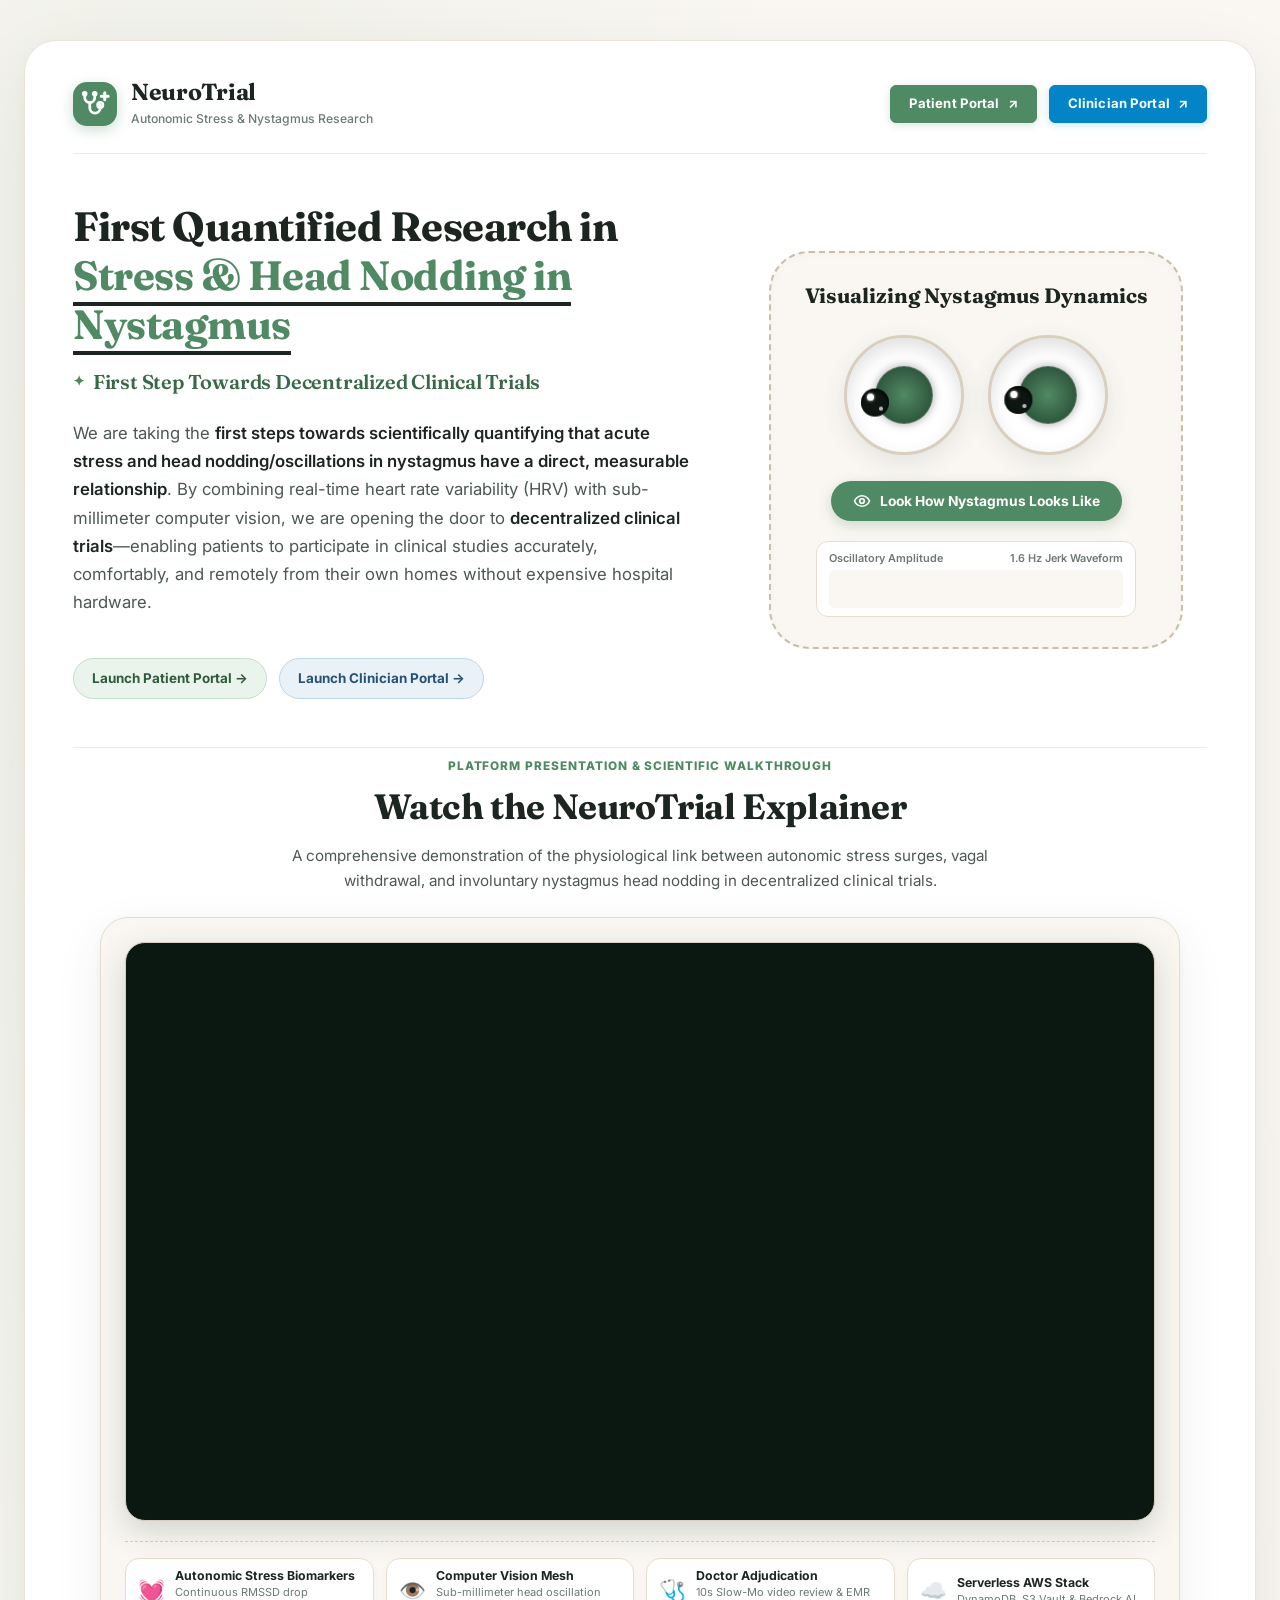
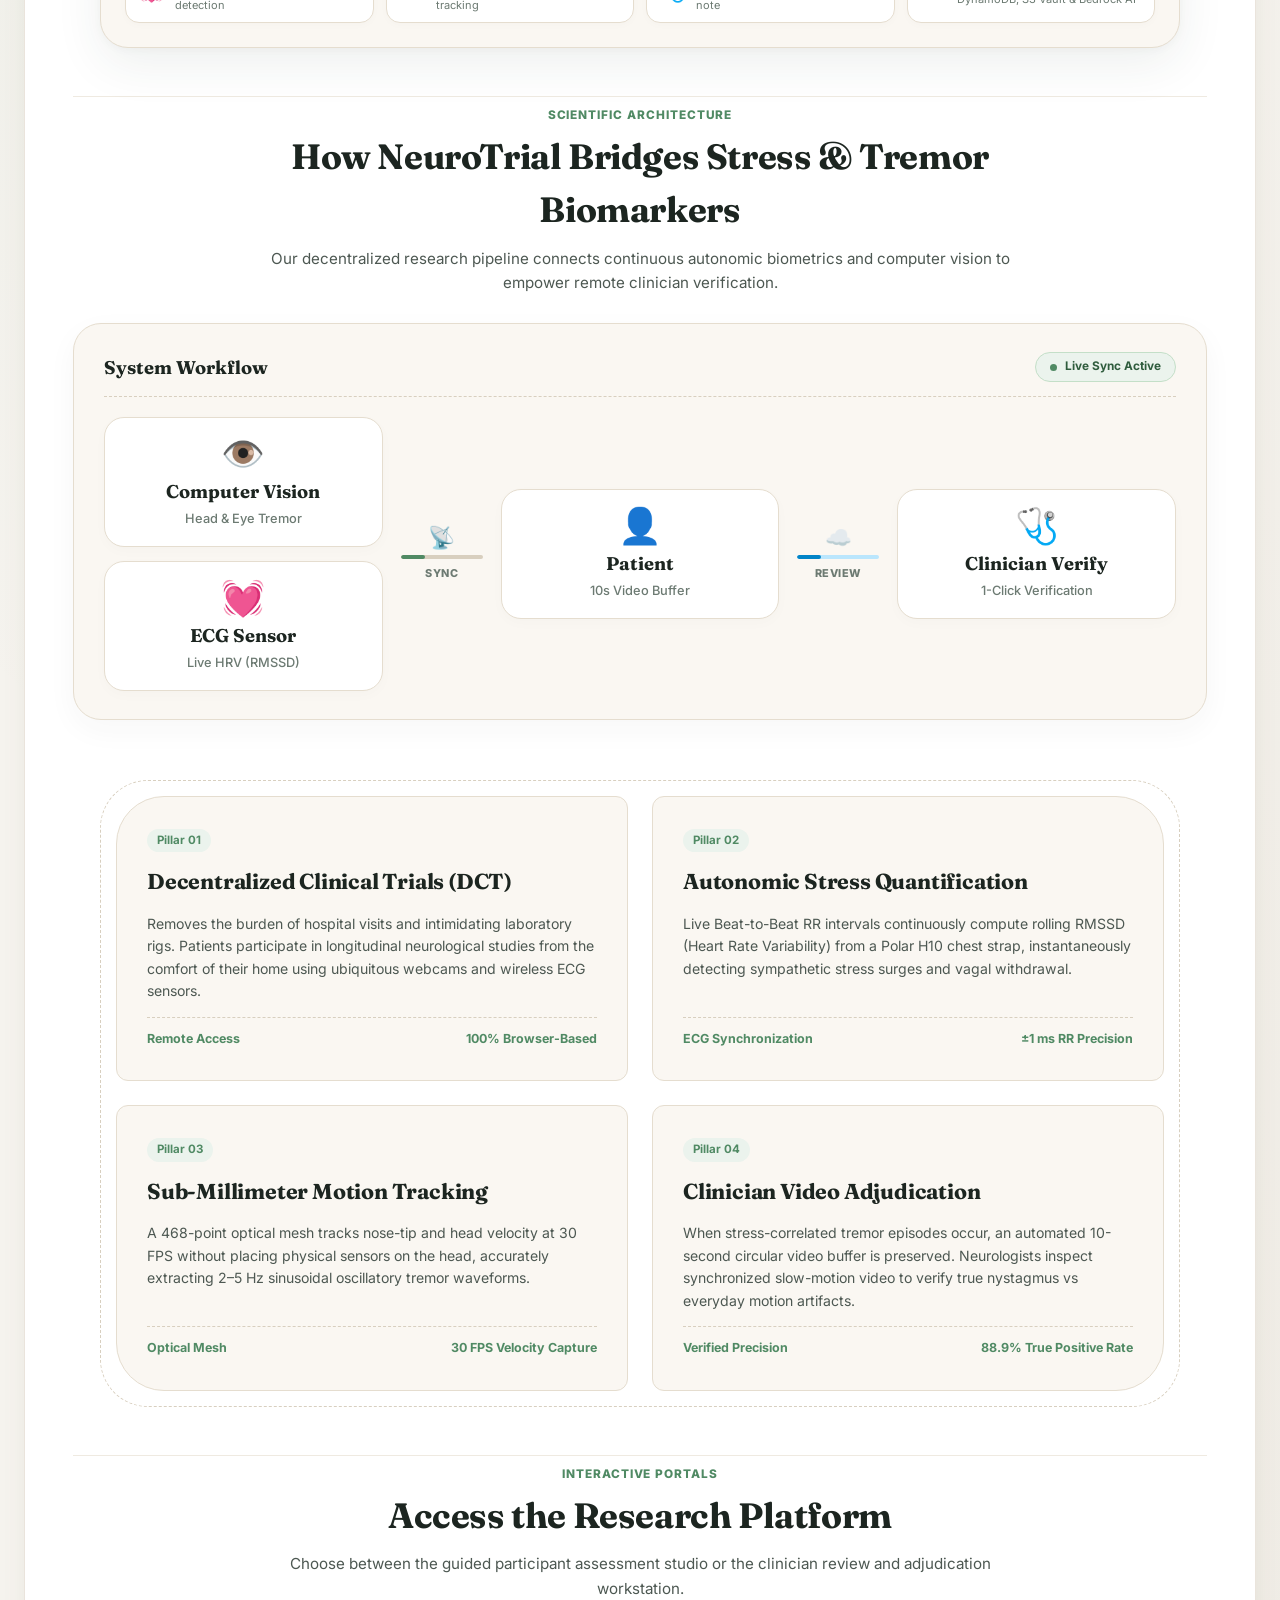
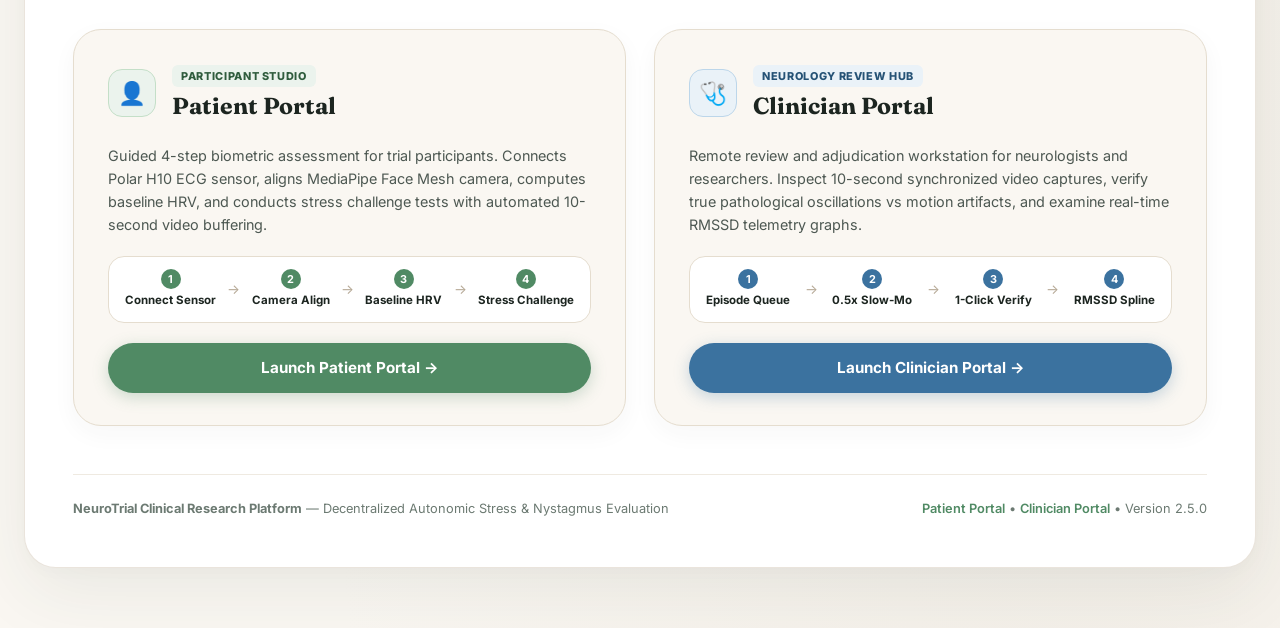
<file: frontend/index.html>
<!DOCTYPE html>
<html lang="en">

<head>
  <meta charset="UTF-8">
  <meta name="viewport" content="width=device-width, initial-scale=1.0">
  <title>NeuroTrial Research — Autonomic Stress & Nystagmus Correlation Platform</title>
  <meta name="description"
    content="First steps towards quantifying the relationship between autonomic stress and involuntary nystagmus head tremor oscillations in decentralized clinical trials.">

  <!-- Google Fonts: Fraunces (Editorial Serif), Inter, Outfit, JetBrains Mono -->
  <link rel="preconnect" href="https://fonts.googleapis.com">
  <link rel="preconnect" href="https://fonts.gstatic.com" crossorigin>
  <link
    href="https://fonts.googleapis.com/css2?family=Fraunces:ital,opsz,wght@0,9..144,400;0,9..144,600;0,9..144,700;0,9..144,800;1,9..144,400;1,9..144,600&family=Inter:wght@400;500;600;700;800&family=JetBrains+Mono:wght@400;500;600;700&family=Outfit:wght@500;600;700;800;900&display=swap"
    rel="stylesheet">

  <!-- CSS Stylesheet -->
  <link rel="stylesheet" href="css/styles.css">
</head>

<body class="careflow-home-body">

  <div class="careflow-home-container">

    <!-- ======================================================================
         TOP NAVIGATION BAR
         ====================================================================== -->
    <header class="careflow-home-navbar">
      <!-- Left: Research Brand -->
      <a href="index.html" class="careflow-home-brand">
        <div class="careflow-home-icon" title="NeuroTrial Research">
          <svg class="neurotrial-logo-svg" viewBox="0 0 24 24" width="30" height="30" fill="none" stroke="currentColor" stroke-width="2.2" stroke-linecap="round" stroke-linejoin="round">
            <circle cx="3.8" cy="3.8" r="1.1" fill="currentColor"/>
            <circle cx="11.8" cy="3.8" r="1.1" fill="currentColor"/>
            <path d="M3.8 4.2V6.8a4 4 0 0 0 8 0V4.2"/>
            <path d="M7.8 10.8V15a4.2 4.2 0 0 0 8.4 0v-2.2"/>
            <circle cx="16.2" cy="12.8" r="2.2" fill="currentColor" fill-opacity="0.25" stroke-width="2"/>
            <path d="M19.8 3v5.6M17 5.8h5.6" stroke-width="2.4"/>
          </svg>
        </div>
        <div>
          <h1>NeuroTrial</h1>
          <span>Autonomic Stress & Nystagmus Research</span>
        </div>
      </a>

      <!-- Right: Portal Quick Navigation Links (Sage Green & Doctor Blue Pills) -->
      <div class="careflow-home-nav-actions">
        <a href="patient.html" class="btn-nav-sage-pill solid" id="nav-btn-patient" title="Open Patient Portal">
          <span>Patient Portal</span>
          <span>↗</span>
        </a>
        <a href="clinician.html" class="btn-nav-sage-pill clinician-blue" id="nav-btn-clinician" title="Open Clinician Portal">
          <span>Clinician Portal</span>
          <span>↗</span>
        </a>
      </div>
    </header>

    <!-- ======================================================================
         EDITORIAL HERO SECTION: SIMPLE SCIENTIFIC NARRATIVE & ANIMATED EYES
         ====================================================================== -->
    <section class="organic-hero-section">
      
      <!-- Left Column: Scientific Mission & Decentralized Clinical Trials -->
      <div class="organic-hero-left">
        <h2 class="organic-hero-title">
          First Quantified Research in <br>
          <span class="nature-underline-accent">Stress & Head Nodding in Nystagmus</span>
        </h2>

        <div class="organic-hero-subheading">
          First Step Towards Decentralized Clinical Trials
        </div>

        <p class="organic-hero-description">
          We are taking the <strong>first steps towards scientifically quantifying that acute stress and head nodding/oscillations in nystagmus have a direct, measurable relationship</strong>. 
          By combining real-time heart rate variability (HRV) with sub-millimeter computer vision, we are opening the door to <strong>decentralized clinical trials</strong>—enabling patients to participate in clinical studies accurately, comfortably, and remotely from their own homes without expensive hospital hardware.
        </p>

        <div class="hero-quick-actions" style="display:flex; align-items:center; gap:12px; margin-top:20px; flex-wrap:wrap;">
          <a href="patient.html" class="btn-hero-portal-pill">
            <span>Launch Patient Portal →</span>
          </a>
          <a href="clinician.html" class="btn-hero-portal-pill clinician">
            <span>Launch Clinician Portal →</span>
          </a>
        </div>
      </div>

      <!-- Right Column: Dashed Organic Container with Big Interactive Animated Eyes -->
      <div class="dashed-organic-stage">
        <div class="dashed-perimeter-box" id="nystagmus-interactive-card">
          
          <div class="eyes-stage-header">
            <h3 class="eyes-stage-title">Visualizing Nystagmus Dynamics</h3>
          </div>

          <!-- The Big Animated Eyes Component -->
          <div class="animated-eyes-stage" id="animated-eyes-container" title="Eyes follow your mouse! Click the button below to see nystagmus oscillations.">
            <!-- Left Eye -->
            <div class="animated-eye-socket" id="nystagmus-left-eye">
              <div class="animated-eye-iris">
                <div class="animated-eye-pupil" id="nystagmus-left-pupil"></div>
              </div>
            </div>

            <!-- Right Eye -->
            <div class="animated-eye-socket" id="nystagmus-right-eye">
              <div class="animated-eye-iris">
                <div class="animated-eye-pupil" id="nystagmus-right-pupil"></div>
              </div>
            </div>
          </div>

          <!-- Interactive Action Button: Look How Nystagmus Looks Like -->
          <button type="button" class="btn-look-nystagmus" id="btn-toggle-nystagmus-demo">
            <svg viewBox="0 0 24 24" width="18" height="18" fill="none" stroke="currentColor" stroke-width="2.2" stroke-linecap="round" stroke-linejoin="round">
              <circle cx="12" cy="12" r="3"/>
              <path d="M2 12s3-7 10-7 10 7 10 7-3 7-10 7-10-7-10-7Z"/>
            </svg>
            <span>Look How Nystagmus Looks Like</span>
          </button>

          <!-- Live Telemetry Waveform Monitor -->
          <div class="waveform-container">
            <div class="waveform-header">
              <span>Oscillatory Amplitude</span>
              <span>1.6 Hz Jerk Waveform</span>
            </div>
            <canvas id="nystagmus-live-waveform-canvas" class="nystagmus-live-waveform-canvas" width="280" height="38"></canvas>
          </div>

        </div>
      </div>

    </section>

    <!-- ======================================================================
         EXPLAINER VIDEO & PLATFORM WALKTHROUGH SHOWCASE (JUST ABOVE SCIENTIFIC ARCHITECTURE)
         ====================================================================== -->
    <section class="organic-video-section" id="explainer-video-section">
      <div class="leaf-section-header">
        <span class="leaf-section-tag">Platform Presentation & Scientific Walkthrough</span>
        <h3 class="leaf-section-title">Watch the NeuroTrial Explainer</h3>
        <p class="leaf-section-subtitle">
          A comprehensive demonstration of the physiological link between autonomic stress surges, vagal withdrawal, and involuntary nystagmus head nodding in decentralized clinical trials.
        </p>
      </div>

      <div class="video-showcase-wrapper">
        <div class="video-showcase-card">

          <!-- Responsive 16:9 YouTube Embed Container -->
          <div class="video-iframe-container">
            <iframe 
              src="https://www.youtube-nocookie.com/embed/A8TrkLvEE-U?rel=0&modestbranding=1" 
              title="NeuroTrial DCT Platform Explainer Video" 
              frameborder="0" 
              allow="accelerometer; autoplay; clipboard-write; encrypted-media; gyroscope; picture-in-picture; web-share" 
              referrerpolicy="strict-origin-when-cross-origin"
              allowfullscreen>
            </iframe>
          </div>

          <!-- Video Key Pillar Highlights Bar -->
          <div class="video-highlights-bar">
            <div class="video-highlight-item">
              <span class="highlight-icon">💓</span>
              <div class="highlight-text">
                <strong>Autonomic Stress Biomarkers</strong>
                <span>Continuous RMSSD drop detection</span>
              </div>
            </div>
            <div class="video-highlight-item">
              <span class="highlight-icon">👁️</span>
              <div class="highlight-text">
                <strong>Computer Vision Mesh</strong>
                <span>Sub-millimeter head oscillation tracking</span>
              </div>
            </div>
            <div class="video-highlight-item">
              <span class="highlight-icon">🩺</span>
              <div class="highlight-text">
                <strong>Doctor Adjudication</strong>
                <span>10s Slow-Mo video review & EMR note</span>
              </div>
            </div>
            <div class="video-highlight-item">
              <span class="highlight-icon">☁️</span>
              <div class="highlight-text">
                <strong>Serverless AWS Stack</strong>
                <span>DynamoDB, S3 Vault & Bedrock AI</span>
              </div>
            </div>
          </div>

        </div>
      </div>
    </section>

    <!-- ======================================================================
         SCIENTIFIC ARCHITECTURE & 4-LEAF FEATURE GRID
         ====================================================================== -->
    <section class="organic-leaf-section">
      <div class="leaf-section-header">
        <span class="leaf-section-tag">Scientific Architecture</span>
        <h3 class="leaf-section-title">How NeuroTrial Bridges Stress & Tremor Biomarkers</h3>
        <p class="leaf-section-subtitle">
          Our decentralized research pipeline connects continuous autonomic biometrics and computer vision to empower remote clinician verification.
        </p>
      </div>

      <!-- Interactive System Architecture Flow Diagram (Single Emoji & Clean Normal Text) -->
      <div class="arch-diagram-wrapper">
        <div class="arch-diagram-card">
          <div class="arch-diagram-titlebar">
            <div class="arch-tag-badge">System Workflow</div>
            <div class="arch-sync-status">
              <span class="arch-dot-pulse"></span>
              <span>Live Sync Active</span>
            </div>
          </div>

          <div class="arch-flow-grid">
            
            <!-- STAGE 1: Dual Input Sensors -->
            <div class="arch-column sensor-inputs-col">
              <!-- Sensor A: Computer Vision -->
              <div class="arch-node-box cv-node" title="MediaPipe Optical Tracking">
                <div class="arch-node-emoji-hero">👁️</div>
                <div class="arch-node-title">Computer Vision</div>
                <div class="arch-node-subtext">Head & Eye Tremor</div>
              </div>

              <!-- Sensor B: Bluetooth ECG -->
              <div class="arch-node-box ecg-node" title="Polar H10 BLE ECG">
                <div class="arch-node-emoji-hero">💓</div>
                <div class="arch-node-title">ECG Sensor</div>
                <div class="arch-node-subtext">Live HRV (RMSSD)</div>
              </div>
            </div>

            <!-- CONNECTOR 1 -> 2 -->
            <div class="arch-connector-cell">
              <span class="arch-flow-emoticon">📡</span>
              <div class="arch-connector-line">
                <span class="arch-flow-pulse"></span>
              </div>
              <span class="arch-connector-label">Sync</span>
            </div>

            <!-- STAGE 2: Patient Interaction -->
            <div class="arch-column patient-col">
              <div class="arch-node-box patient-node" title="Decentralized Remote Assessment">
                <div class="arch-node-emoji-hero">👤</div>
                <div class="arch-node-title">Patient</div>
                <div class="arch-node-subtext">10s Video Buffer</div>
              </div>
            </div>

            <!-- CONNECTOR 2 -> 3 -->
            <div class="arch-connector-cell">
              <span class="arch-flow-emoticon blue">☁️</span>
              <div class="arch-connector-line blue">
                <span class="arch-flow-pulse blue"></span>
              </div>
              <span class="arch-connector-label">Review</span>
            </div>

            <!-- STAGE 3: Clinician Verification -->
            <div class="arch-column clinician-col">
              <div class="arch-node-box clinician-node" title="Doctor Slow-Mo & Telemetry Adjudication">
                <div class="arch-node-emoji-hero">🩺</div>
                <div class="arch-node-title">Clinician Verify</div>
                <div class="arch-node-subtext">1-Click Verification</div>
              </div>
            </div>

          </div>
        </div>
      </div>

      <div class="leaf-grid-wrapper">
        <div class="leaf-dashed-frame"></div>
        <div class="leaf-grid-4">

          <!-- Leaf 1: Decentralized Clinical Trials (Top-Left Curved) -->
          <div class="leaf-card leaf-card-tl">
            <span class="leaf-card-badge">Pillar 01</span>
            <h4 class="leaf-card-title">Decentralized Clinical Trials (DCT)</h4>
            <p class="leaf-card-desc">
              Removes the burden of hospital visits and intimidating laboratory rigs. Patients participate in longitudinal neurological studies from the comfort of their home using ubiquitous webcams and wireless ECG sensors.
            </p>
            <div class="leaf-card-stat">
              <span>Remote Access</span>
              <strong>100% Browser-Based</strong>
            </div>
          </div>

          <!-- Leaf 2: Autonomic ECG Stress Telemetry (Top-Right Curved) -->
          <div class="leaf-card leaf-card-tr">
            <span class="leaf-card-badge">Pillar 02</span>
            <h4 class="leaf-card-title">Autonomic Stress Quantification</h4>
            <p class="leaf-card-desc">
              Live Beat-to-Beat RR intervals continuously compute rolling RMSSD (Heart Rate Variability) from a Polar H10 chest strap, instantaneously detecting sympathetic stress surges and vagal withdrawal.
            </p>
            <div class="leaf-card-stat">
              <span>ECG Synchronization</span>
              <strong>±1 ms RR Precision</strong>
            </div>
          </div>

          <!-- Leaf 3: Sub-Millimeter Computer Vision (Bottom-Left Curved) -->
          <div class="leaf-card leaf-card-bl">
            <span class="leaf-card-badge">Pillar 03</span>
            <h4 class="leaf-card-title">Sub-Millimeter Motion Tracking</h4>
            <p class="leaf-card-desc">
              A 468-point optical mesh tracks nose-tip and head velocity at 30 FPS without placing physical sensors on the head, accurately extracting 2–5 Hz sinusoidal oscillatory tremor waveforms.
            </p>
            <div class="leaf-card-stat">
              <span>Optical Mesh</span>
              <strong>30 FPS Velocity Capture</strong>
            </div>
          </div>

          <!-- Leaf 4: Remote Clinician Adjudication (Bottom-Right Curved) -->
          <div class="leaf-card leaf-card-br">
            <span class="leaf-card-badge">Pillar 04</span>
            <h4 class="leaf-card-title">Clinician Video Adjudication</h4>
            <p class="leaf-card-desc">
              When stress-correlated tremor episodes occur, an automated 10-second circular video buffer is preserved. Neurologists inspect synchronized slow-motion video to verify true nystagmus vs everyday motion artifacts.
            </p>
            <div class="leaf-card-stat">
              <span>Verified Precision</span>
              <strong>88.9% True Positive Rate</strong>
            </div>
          </div>

        </div>
      </div>
    </section>

    <!-- ======================================================================
         TWO MAIN PORTAL GATEWAYS (PATIENT & CLINICIAN ACCESS)
         ====================================================================== -->
    <section class="organic-portals-section">
      <div class="leaf-section-header">
        <span class="leaf-section-tag">Interactive Portals</span>
        <h3 class="leaf-section-title">Access the Research Platform</h3>
        <p class="leaf-section-subtitle">
          Choose between the guided participant assessment studio or the clinician review and adjudication workstation.
        </p>
      </div>

      <div class="home-gateway-grid">

        <!-- Gateway 1: Patient Portal -->
        <div class="gateway-card patient-card">
          <div class="gateway-card-header">
            <div class="gateway-icon patient">👤</div>
            <div>
              <span class="gateway-tag patient">Participant Studio</span>
              <h3 class="gateway-name">Patient Portal</h3>
            </div>
          </div>

          <p class="gateway-desc">
            Guided 4-step biometric assessment for trial participants. Connects Polar H10 ECG sensor,
            aligns MediaPipe Face Mesh camera, computes baseline HRV, and conducts stress challenge tests with automated
            10-second video buffering.
          </p>

          <div class="gateway-pipeline">
            <div class="pipeline-step">
              <span class="step-num">1</span>
              <span>Connect Sensor</span>
            </div>
            <div class="pipeline-arrow">→</div>
            <div class="pipeline-step">
              <span class="step-num">2</span>
              <span>Camera Align</span>
            </div>
            <div class="pipeline-arrow">→</div>
            <div class="pipeline-step">
              <span class="step-num">3</span>
              <span>Baseline HRV</span>
            </div>
            <div class="pipeline-arrow">→</div>
            <div class="pipeline-step">
              <span class="step-num">4</span>
              <span>Stress Challenge</span>
            </div>
          </div>

          <a href="patient.html" class="gateway-cta patient" id="btn-gateway-launch-patient">
            Launch Patient Portal →
          </a>
        </div>

        <!-- Gateway 2: Clinician Verification Workstation -->
        <div class="gateway-card clinician-card">
          <div class="gateway-card-header">
            <div class="gateway-icon clinician">🩺</div>
            <div>
              <span class="gateway-tag clinician">Neurology Review Hub</span>
              <h3 class="gateway-name">Clinician Portal</h3>
            </div>
          </div>

          <p class="gateway-desc">
            Remote review and adjudication workstation for neurologists and researchers. Inspect 10-second synchronized
            video captures, verify true pathological oscillations vs motion artifacts, and examine real-time RMSSD telemetry graphs.
          </p>

          <div class="gateway-pipeline">
            <div class="pipeline-step">
              <span class="step-num">1</span>
              <span>Episode Queue</span>
            </div>
            <div class="pipeline-arrow">→</div>
            <div class="pipeline-step">
              <span class="step-num">2</span>
              <span>0.5x Slow-Mo</span>
            </div>
            <div class="pipeline-arrow">→</div>
            <div class="pipeline-step">
              <span class="step-num">3</span>
              <span>1-Click Verify</span>
            </div>
            <div class="pipeline-arrow">→</div>
            <div class="pipeline-step">
              <span class="step-num">4</span>
              <span>RMSSD Spline</span>
            </div>
          </div>

          <a href="clinician.html" class="gateway-cta clinician" id="btn-gateway-launch-clinician">
            Launch Clinician Portal →
          </a>
        </div>

      </div>
    </section>

    <!-- ======================================================================
         FOOTER
         ====================================================================== -->
    <footer class="careflow-home-footer">
      <div class="footer-left">
        <strong>NeuroTrial Clinical Research Platform</strong> — Decentralized Autonomic Stress & Nystagmus Evaluation
      </div>
      <div class="footer-links">
        <a href="patient.html">Patient Portal</a>
        <span>•</span>
        <a href="clinician.html">Clinician Portal</a>
        <span>•</span>
        <span>Version 2.5.0</span>
      </div>
    </footer>

  </div>

  <!-- Interactive Eyes Simulation Script -->
  <script src="js/interactive_eyes.js"></script>
</body>

</html>
</file>
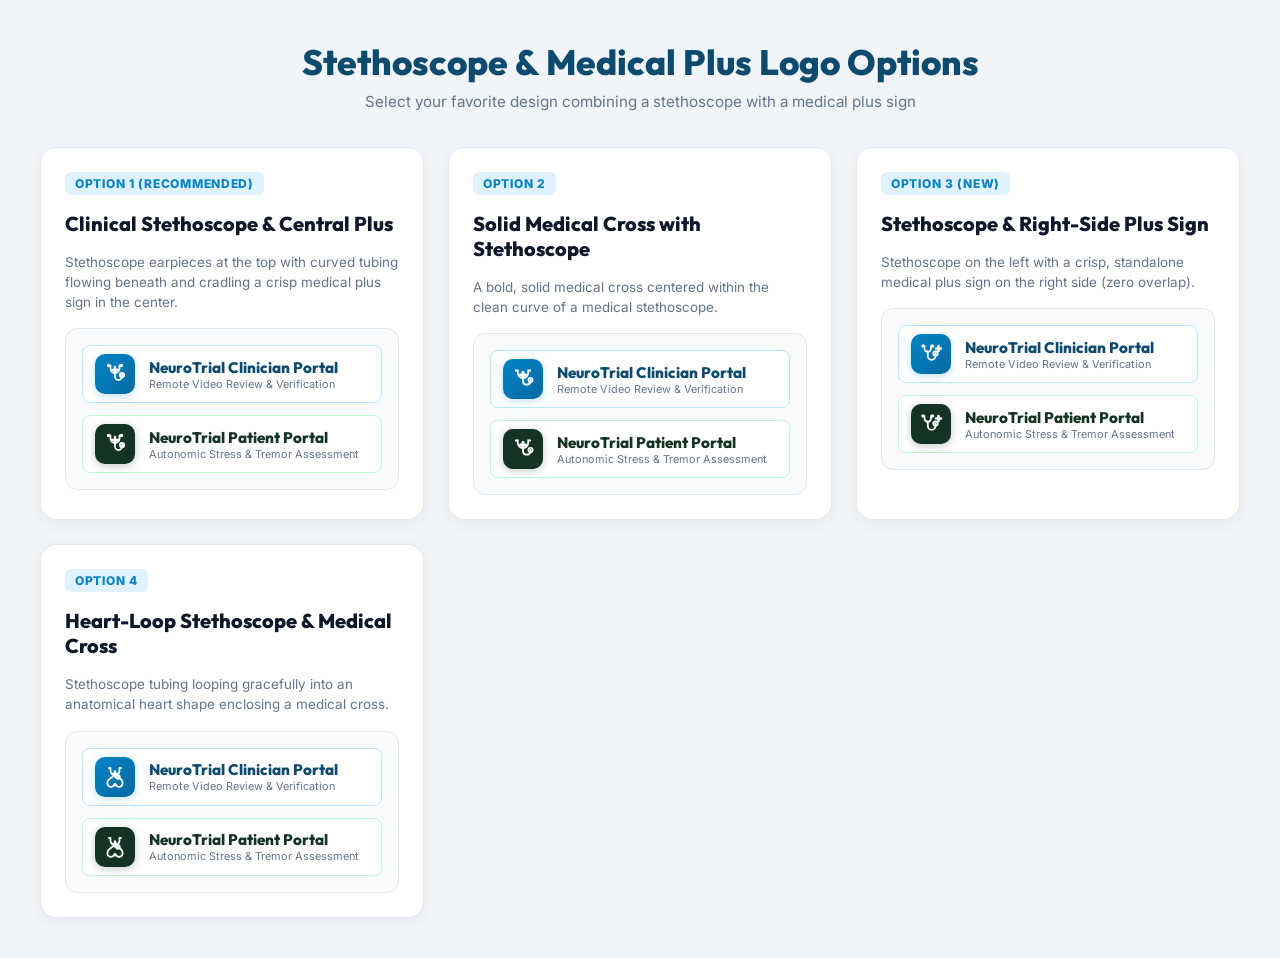
<file: frontend/logo_options.html>
<!DOCTYPE html>
<html lang="en">

<head>
  <meta charset="UTF-8">
  <meta name="viewport" content="width=device-width, initial-scale=1.0">
  <title>NeuroTrial — Stethoscope & Plus Logo Options</title>
  <link rel="preconnect" href="https://fonts.googleapis.com">
  <link rel="preconnect" href="https://fonts.gstatic.com" crossorigin>
  <link
    href="https://fonts.googleapis.com/css2?family=Inter:wght@400;500;600;700;800&family=Outfit:wght@600;700;800;900&display=swap"
    rel="stylesheet">
  <style>
    * { box-sizing: border-box; margin: 0; padding: 0; }
    body {
      font-family: 'Inter', sans-serif;
      background: #f1f5f9;
      color: #0f172a;
      padding: 40px 24px;
      min-height: 100vh;
    }
    .container {
      max-width: 1200px;
      margin: 0 auto;
    }
    .header {
      text-align: center;
      margin-bottom: 36px;
    }
    .header h1 {
      font-family: 'Outfit', sans-serif;
      font-size: 2.2rem;
      font-weight: 800;
      color: #0c4a6e;
      margin-bottom: 8px;
    }
    .header p {
      font-size: 0.95rem;
      color: #64748b;
    }
    .options-grid {
      display: grid;
      grid-template-columns: repeat(auto-fit, minmax(340px, 1fr));
      gap: 24px;
    }
    .option-card {
      background: #ffffff;
      border: 1.5px solid #e2e8f0;
      border-radius: 16px;
      padding: 24px;
      box-shadow: 0 4px 16px rgba(15, 23, 42, 0.05);
      transition: all 0.2s ease;
      display: flex;
      flex-direction: column;
      gap: 16px;
    }
    .option-card:hover {
      border-color: #0284c7;
      transform: translateY(-2px);
      box-shadow: 0 8px 24px rgba(2, 132, 199, 0.12);
    }
    .option-badge {
      font-size: 0.75rem;
      font-weight: 800;
      text-transform: uppercase;
      letter-spacing: 0.06em;
      color: #0284c7;
      background: #e0f2fe;
      padding: 4px 10px;
      border-radius: 6px;
      width: fit-content;
    }
    .option-title {
      font-family: 'Outfit', sans-serif;
      font-size: 1.25rem;
      font-weight: 800;
      color: #0f172a;
    }
    .option-desc {
      font-size: 0.84rem;
      color: #64748b;
      line-height: 1.5;
    }
    .preview-box {
      background: #f8fafc;
      border: 1px solid #e2e8f0;
      border-radius: 12px;
      padding: 16px;
      display: flex;
      flex-direction: column;
      gap: 12px;
    }
    .preview-row {
      display: flex;
      align-items: center;
      gap: 14px;
      padding: 8px 12px;
      border-radius: 8px;
    }
    .preview-row.doctor-blue {
      background: #ffffff;
      border: 1px solid #bae6fd;
    }
    .preview-row.patient-green {
      background: #ffffff;
      border: 1px solid #bbf7d0;
    }
    .icon-badge {
      width: 40px;
      height: 40px;
      border-radius: 10px;
      display: flex;
      align-items: center;
      justify-content: center;
      color: #ffffff;
      flex-shrink: 0;
    }
    .icon-badge.blue {
      background: linear-gradient(135deg, #0284c7 0%, #0369a1 100%);
      box-shadow: 0 2px 8px rgba(2, 132, 199, 0.25);
    }
    .icon-badge.green {
      background: #143324;
      box-shadow: 0 2px 8px rgba(20, 51, 36, 0.25);
    }
    .brand-preview-text h3 {
      font-family: 'Outfit', sans-serif;
      font-size: 0.95rem;
      font-weight: 800;
      color: #0c4a6e;
      margin: 0;
    }
    .brand-preview-text.green h3 {
      color: #143324;
    }
    .brand-preview-text span {
      font-size: 0.68rem;
      color: #64748b;
      display: block;
    }
  </style>
</head>

<body>
  <div class="container">
    <div class="header">
      <h1>Stethoscope & Medical Plus Logo Options</h1>
      <p>Select your favorite design combining a stethoscope with a medical plus sign</p>
    </div>

    <div class="options-grid">

      <!-- Option 1: Classic Clinical Stethoscope Cradling Medical Plus Sign -->
      <div class="option-card">
        <span class="option-badge">Option 1 (Recommended)</span>
        <h2 class="option-title">Clinical Stethoscope & Central Plus</h2>
        <p class="option-desc">Stethoscope earpieces at the top with curved tubing flowing beneath and cradling a crisp medical plus sign in the center.</p>
        <div class="preview-box">
          <div class="preview-row doctor-blue">
            <div class="icon-badge blue">
              <svg viewBox="0 0 24 24" width="24" height="24" fill="none" stroke="currentColor" stroke-width="1.8" stroke-linecap="round" stroke-linejoin="round">
                <!-- Center Plus Sign -->
                <path d="M12 5V11M9 8H15" stroke-width="2.6" stroke="currentColor"/>
                <!-- Earpieces -->
                <path d="M5.5 3.5H7.5V6.5A4.5 4.5 0 0 0 16.5 6.5V3.5H18.5" stroke-width="1.8"/>
                <circle cx="5.5" cy="3.5" r="0.8" fill="currentColor"/>
                <circle cx="18.5" cy="3.5" r="0.8" fill="currentColor"/>
                <!-- Tubing & Bell -->
                <path d="M12 11V14.5A3.5 3.5 0 0 0 19 14.5V13" stroke-width="1.8"/>
                <circle cx="19" cy="13" r="2.2" fill="currentColor" fill-opacity="0.3" stroke-width="1.8"/>
              </svg>
            </div>
            <div class="brand-preview-text">
              <h3>NeuroTrial Clinician Portal</h3>
              <span>Remote Video Review & Verification</span>
            </div>
          </div>
          <div class="preview-row patient-green">
            <div class="icon-badge green">
              <svg viewBox="0 0 24 24" width="24" height="24" fill="none" stroke="currentColor" stroke-width="1.8" stroke-linecap="round" stroke-linejoin="round">
                <path d="M12 5V11M9 8H15" stroke-width="2.6" stroke="currentColor"/>
                <path d="M5.5 3.5H7.5V6.5A4.5 4.5 0 0 0 16.5 6.5V3.5H18.5" stroke-width="1.8"/>
                <circle cx="5.5" cy="3.5" r="0.8" fill="currentColor"/>
                <circle cx="18.5" cy="3.5" r="0.8" fill="currentColor"/>
                <path d="M12 11V14.5A3.5 3.5 0 0 0 19 14.5V13" stroke-width="1.8"/>
                <circle cx="19" cy="13" r="2.2" fill="currentColor" fill-opacity="0.3" stroke-width="1.8"/>
              </svg>
            </div>
            <div class="brand-preview-text green">
              <h3>NeuroTrial Patient Portal</h3>
              <span>Autonomic Stress & Tremor Assessment</span>
            </div>
          </div>
        </div>
      </div>

      <!-- Option 2: Stethoscope with Solid Medical Cross -->
      <div class="option-card">
        <span class="option-badge">Option 2</span>
        <h2 class="option-title">Solid Medical Cross with Stethoscope</h2>
        <p class="option-desc">A bold, solid medical cross centered within the clean curve of a medical stethoscope.</p>
        <div class="preview-box">
          <div class="preview-row doctor-blue">
            <div class="icon-badge blue">
              <svg viewBox="0 0 24 24" width="24" height="24" fill="none" xmlns="http://www.w3.org/2000/svg">
                <!-- Solid Cross in center -->
                <rect x="10.5" y="4" width="3" height="8" rx="1.2" fill="currentColor"/>
                <rect x="8" y="6.5" width="8" height="3" rx="1.2" fill="currentColor"/>
                <!-- Stethoscope -->
                <path d="M5 3.5H6.8V6A5.2 5.2 0 0 0 17.2 6V3.5H19" stroke="currentColor" stroke-width="1.8" stroke-linecap="round"/>
                <circle cx="5" cy="3.5" r="0.9" fill="currentColor"/>
                <circle cx="19" cy="3.5" r="0.9" fill="currentColor"/>
                <path d="M12 12V14.5A3.8 3.8 0 0 0 19.5 14.5V13" stroke="currentColor" stroke-width="1.8" stroke-linecap="round"/>
                <circle cx="19.5" cy="13" r="2.2" fill="currentColor" fill-opacity="0.3" stroke="currentColor" stroke-width="1.6"/>
              </svg>
            </div>
            <div class="brand-preview-text">
              <h3>NeuroTrial Clinician Portal</h3>
              <span>Remote Video Review & Verification</span>
            </div>
          </div>
          <div class="preview-row patient-green">
            <div class="icon-badge green">
              <svg viewBox="0 0 24 24" width="24" height="24" fill="none" xmlns="http://www.w3.org/2000/svg">
                <rect x="10.5" y="4" width="3" height="8" rx="1.2" fill="currentColor"/>
                <rect x="8" y="6.5" width="8" height="3" rx="1.2" fill="currentColor"/>
                <path d="M5 3.5H6.8V6A5.2 5.2 0 0 0 17.2 6V3.5H19" stroke="currentColor" stroke-width="1.8" stroke-linecap="round"/>
                <circle cx="5" cy="3.5" r="0.9" fill="currentColor"/>
                <circle cx="19" cy="3.5" r="0.9" fill="currentColor"/>
                <path d="M12 12V14.5A3.8 3.8 0 0 0 19.5 14.5V13" stroke="currentColor" stroke-width="1.8" stroke-linecap="round"/>
                <circle cx="19.5" cy="13" r="2.2" fill="currentColor" fill-opacity="0.3" stroke="currentColor" stroke-width="1.6"/>
              </svg>
            </div>
            <div class="brand-preview-text green">
              <h3>NeuroTrial Patient Portal</h3>
              <span>Autonomic Stress & Tremor Assessment</span>
            </div>
          </div>
        </div>
      </div>

      <!-- Option 3: Stethoscope & Separate Right-Side Plus Sign (Non-Overlapping) -->
      <div class="option-card">
        <span class="option-badge">Option 3 (New)</span>
        <h2 class="option-title">Stethoscope & Right-Side Plus Sign</h2>
        <p class="option-desc">Stethoscope on the left with a crisp, standalone medical plus sign on the right side (zero overlap).</p>
        <div class="preview-box">
          <div class="preview-row doctor-blue">
            <div class="icon-badge blue">
              <svg viewBox="0 0 24 24" width="24" height="24" fill="none" stroke="currentColor" stroke-width="1.8" stroke-linecap="round" stroke-linejoin="round">
                <!-- Stethoscope on Left -->
                <path d="M4 4H5.5V6.5A3.2 3.2 0 0 0 12 6.5V4H13.5" stroke-width="1.8"/>
                <circle cx="4" cy="4" r="0.8" fill="currentColor"/>
                <circle cx="13.5" cy="4" r="0.8" fill="currentColor"/>
                <path d="M8.8 9.7V14A3.8 3.8 0 0 0 16.5 14V11.5" stroke-width="1.8"/>
                <circle cx="16.5" cy="11.5" r="2.2" fill="currentColor" fill-opacity="0.3" stroke-width="1.8"/>
                <!-- Non-Overlapping Medical Plus Sign on Right Side -->
                <path d="M19.5 4V9M17 6.5H22" stroke-width="2.6" stroke="currentColor"/>
              </svg>
            </div>
            <div class="brand-preview-text">
              <h3>NeuroTrial Clinician Portal</h3>
              <span>Remote Video Review & Verification</span>
            </div>
          </div>
          <div class="preview-row patient-green">
            <div class="icon-badge green">
              <svg viewBox="0 0 24 24" width="24" height="24" fill="none" stroke="currentColor" stroke-width="1.8" stroke-linecap="round" stroke-linejoin="round">
                <!-- Stethoscope on Left -->
                <path d="M4 4H5.5V6.5A3.2 3.2 0 0 0 12 6.5V4H13.5" stroke-width="1.8"/>
                <circle cx="4" cy="4" r="0.8" fill="currentColor"/>
                <circle cx="13.5" cy="4" r="0.8" fill="currentColor"/>
                <path d="M8.8 9.7V14A3.8 3.8 0 0 0 16.5 14V11.5" stroke-width="1.8"/>
                <circle cx="16.5" cy="11.5" r="2.2" fill="currentColor" fill-opacity="0.3" stroke-width="1.8"/>
                <!-- Non-Overlapping Medical Plus Sign on Right Side -->
                <path d="M19.5 4V9M17 6.5H22" stroke-width="2.6" stroke="currentColor"/>
              </svg>
            </div>
            <div class="brand-preview-text green">
              <h3>NeuroTrial Patient Portal</h3>
              <span>Autonomic Stress & Tremor Assessment</span>
            </div>
          </div>
        </div>
      </div>

      <!-- Option 4: Stethoscope Forming a Heart Contour with Central Plus -->
      <div class="option-card">
        <span class="option-badge">Option 4</span>
        <h2 class="option-title">Heart-Loop Stethoscope & Medical Cross</h2>
        <p class="option-desc">Stethoscope tubing looping gracefully into an anatomical heart shape enclosing a medical cross.</p>
        <div class="preview-box">
          <div class="preview-row doctor-blue">
            <div class="icon-badge blue">
              <svg viewBox="0 0 24 24" width="24" height="24" fill="none" stroke="currentColor" stroke-width="1.8" stroke-linecap="round" stroke-linejoin="round">
                <!-- Center Plus -->
                <path d="M12 6.5V11.5M9.5 9H14.5" stroke-width="2.4" stroke="currentColor"/>
                <!-- Earpieces -->
                <path d="M6 3H7.5V5.5A4.5 4.5 0 0 0 16.5 5.5V3H18" stroke-width="1.8"/>
                <!-- Heart Tubing -->
                <path d="M12 10C8.5 12.5 4.5 14.5 4.5 17.5A3.5 3.5 0 0 0 11.5 19L12 20.5L12.5 19A3.5 3.5 0 0 0 19.5 17.5C19.5 15.5 17.5 13.5 15 12" stroke-width="1.8"/>
                <circle cx="15" cy="12" r="1.8" fill="currentColor" fill-opacity="0.3"/>
              </svg>
            </div>
            <div class="brand-preview-text">
              <h3>NeuroTrial Clinician Portal</h3>
              <span>Remote Video Review & Verification</span>
            </div>
          </div>
          <div class="preview-row patient-green">
            <div class="icon-badge green">
              <svg viewBox="0 0 24 24" width="24" height="24" fill="none" stroke="currentColor" stroke-width="1.8" stroke-linecap="round" stroke-linejoin="round">
                <path d="M12 6.5V11.5M9.5 9H14.5" stroke-width="2.4" stroke="currentColor"/>
                <path d="M6 3H7.5V5.5A4.5 4.5 0 0 0 16.5 5.5V3H18" stroke-width="1.8"/>
                <path d="M12 10C8.5 12.5 4.5 14.5 4.5 17.5A3.5 3.5 0 0 0 11.5 19L12 20.5L12.5 19A3.5 3.5 0 0 0 19.5 17.5C19.5 15.5 17.5 13.5 15 12" stroke-width="1.8"/>
                <circle cx="15" cy="12" r="1.8" fill="currentColor" fill-opacity="0.3"/>
              </svg>
            </div>
            <div class="brand-preview-text green">
              <h3>NeuroTrial Patient Portal</h3>
              <span>Autonomic Stress & Tremor Assessment</span>
            </div>
          </div>
        </div>
      </div>

    </div>
  </div>
</body>

</html>
</file>
<file: frontend/css/styles.css>
/* ==========================================================================
   NeuroStress Clinical Portal — Medical Light Mode Design System
   Aesthetic: Clean, modern hospital EHR / clinical trial portal
   ========================================================================== */

@import url('https://fonts.googleapis.com/css2?family=Inter:wght@400;500;600;700&family=JetBrains+Mono:wght@400;500;600&family=Outfit:wght@500;600;700&display=swap');

:root {
  /* Surface & Base */
  --bg-page: #f8fafc;
  --bg-card: #ffffff;
  --bg-subtle: #f1f5f9;
  --bg-hover: #e2e8f0;

  /* Borders */
  --border-color: #e2e8f0;
  --border-focus: #0284c7;

  /* Text */
  --text-primary: #0f172a;
  --text-secondary: #475569;
  --text-muted: #64748b;
  --text-inverse: #ffffff;

  /* Clinical Accents */
  --clinical-blue: #0284c7;
  --clinical-blue-bg: #e0f2fe;
  --baseline-green: #059669;
  --baseline-green-bg: #ecfdf5;
  --stress-rose: #e11d48;
  --stress-rose-bg: #ffe4e6;
  --pending-amber: #d97706;
  --pending-amber-bg: #fef3c7;
  --dismissed-gray: #64748b;
  --dismissed-gray-bg: #f1f5f9;

  /* Fonts */
  --font-sans: 'Inter', -apple-system, BlinkMacSystemFont, sans-serif;
  --font-display: 'Outfit', sans-serif;
  --font-mono: 'JetBrains Mono', monospace;

  /* Shadows */
  --shadow-sm: 0 1px 2px 0 rgba(0, 0, 0, 0.05);
  --shadow-md: 0 4px 6px -1px rgba(0, 0, 0, 0.08), 0 2px 4px -2px rgba(0, 0, 0, 0.05);
  --shadow-lg: 0 10px 15px -3px rgba(0, 0, 0, 0.08), 0 4px 6px -4px rgba(0, 0, 0, 0.04);
  --radius-sm: 6px;
  --radius-md: 10px;
  --radius-lg: 14px;
}

*,
*::before,
*::after {
  box-sizing: border-box;
  margin: 0;
  padding: 0;
}

body {
  font-family: var(--font-sans);
  background-color: var(--bg-page);
  color: var(--text-primary);
  line-height: 1.5;
  min-height: 100vh;
}

/* App Container */
.app-container {
  max-width: 1480px;
  margin: 0 auto;
  padding: 20px 24px;
}

/* Header Navbar */
.clinical-navbar {
  display: flex;
  align-items: center;
  justify-content: space-between;
  background: var(--bg-card);
  border: 1px solid var(--border-color);
  padding: 12px 20px;
  border-radius: var(--radius-lg);
  box-shadow: var(--shadow-sm);
  margin-bottom: 20px;
  gap: 16px;
  flex-wrap: nowrap;
}

.brand-section {
  display: flex;
  align-items: center;
  gap: 10px;
  flex-shrink: 0;
  white-space: nowrap;
}

.brand-titles h1 {
  font-family: var(--font-display);
  font-size: 1.15rem;
  font-weight: 700;
  color: var(--text-primary);
  margin: 0;
  letter-spacing: -0.2px;
  line-height: 1.2;
}

.brand-subtitle {
  font-size: 0.74rem;
  color: var(--text-muted);
  display: block;
  margin-top: 1px;
}

/* Navigation Controls */
.nav-controls {
  display: flex;
  align-items: center;
  gap: 10px;
  flex-wrap: nowrap;
  flex-shrink: 0;
}

.auth-user-badge-container {
  display: flex;
  align-items: center;
  gap: 8px;
  white-space: nowrap;
  flex-shrink: 0;
}

.patient-picker {
  display: flex;
  align-items: center;
  gap: 8px;
  background: var(--bg-subtle);
  border: 1px solid var(--border-color);
  padding: 5px 10px;
  border-radius: var(--radius-sm);
  white-space: nowrap;
  flex-shrink: 0;
}

.patient-avatar {
  width: 24px;
  height: 24px;
  border-radius: 50%;
  background: var(--clinical-blue);
  color: white;
  display: flex;
  align-items: center;
  justify-content: center;
  font-size: 0.72rem;
  font-weight: 700;
  flex-shrink: 0;
}

.patient-dropdown {
  background: transparent;
  border: none;
  font-family: var(--font-sans);
  font-size: 0.8rem;
  font-weight: 600;
  color: var(--text-primary);
  cursor: pointer;
  outline: none;
}

.btn-register-patient {
  background: var(--clinical-blue);
  color: white;
  border: none;
  padding: 6px 12px;
  border-radius: var(--radius-sm);
  font-family: var(--font-sans);
  font-size: 0.78rem;
  font-weight: 600;
  cursor: pointer;
  display: flex;
  align-items: center;
  gap: 6px;
  transition: background 0.15s ease;
  white-space: nowrap;
  flex-shrink: 0;
}

.btn-register-patient:hover {
  background: #0369a1;
}

.nav-portal-link {
  text-decoration: none;
  color: var(--clinical-blue);
  border: 1px solid var(--border-color);
  background: white;
  font-weight: 600;
  padding: 6px 12px;
  border-radius: var(--radius-sm);
  font-size: 0.78rem;
  display: flex;
  align-items: center;
  gap: 6px;
  white-space: nowrap;
  transition: all 0.15s ease;
  flex-shrink: 0;
}

.nav-portal-link:hover {
  background: var(--bg-subtle);
  border-color: #cbd5e1;
}

/* Instruction Guide Button & Hover Popover */
.nav-guide-wrapper {
  position: relative;
  display: inline-flex;
  align-items: center;
}

.nav-guide-btn {
  background: var(--bg-card);
  color: var(--text-primary);
  border: 1px solid var(--border-color);
  padding: 6px 11px;
  border-radius: var(--radius-sm);
  font-family: var(--font-sans);
  font-size: 0.78rem;
  font-weight: 600;
  cursor: pointer;
  display: flex;
  align-items: center;
  gap: 6px;
  transition: all 0.2s ease;
  white-space: nowrap;
  flex-shrink: 0;
  box-shadow: 0 1px 2px rgba(0, 0, 0, 0.04);
}

.nav-guide-btn:hover,
.nav-guide-wrapper:hover .nav-guide-btn,
.nav-guide-btn.active {
  background: #f0f9ff;
  border-color: #7dd3fc;
  color: var(--clinical-blue);
  box-shadow: 0 2px 6px rgba(2, 132, 199, 0.15);
}

.guide-icon {
  width: 17px;
  height: 17px;
  border-radius: 50%;
  background: var(--clinical-blue);
  color: white;
  display: inline-flex;
  align-items: center;
  justify-content: center;
  font-size: 0.7rem;
  font-weight: 700;
  flex-shrink: 0;
  line-height: 1;
}

.nav-guide-btn:hover .guide-icon,
.nav-guide-wrapper:hover .guide-icon {
  background: #0369a1;
  transform: scale(1.05);
  transition: transform 0.15s ease;
}

.nav-guide-popover {
  position: absolute;
  top: calc(100% + 10px);
  right: 0;
  width: 440px;
  max-width: calc(100vw - 32px);
  background: #ffffff;
  border: 1.5px solid #cbd5e1;
  border-radius: 12px;
  box-shadow: 0 20px 48px -10px rgba(15, 23, 42, 0.22), 0 0 0 1px rgba(0, 0, 0, 0.04);
  padding: 18px 20px;
  z-index: 1000;
  opacity: 0;
  visibility: hidden;
  transform: translateY(-6px);
  pointer-events: none;
  transition: opacity 0.2s ease, transform 0.2s ease, visibility 0.2s;
}

/* Hover & Active triggers */
.nav-guide-wrapper:hover .nav-guide-popover,
.nav-guide-wrapper:focus-within .nav-guide-popover,
.nav-guide-popover.active {
  opacity: 1;
  visibility: visible;
  transform: translateY(0);
  pointer-events: auto;
}

/* Subtle top arrow pointer */
.nav-guide-popover::before {
  content: "";
  position: absolute;
  top: -7px;
  right: 28px;
  width: 12px;
  height: 12px;
  background: #ffffff;
  border-left: 1.5px solid #cbd5e1;
  border-top: 1.5px solid #cbd5e1;
  transform: rotate(45deg);
}

.guide-popover-header {
  border-bottom: 1px solid #f1f5f9;
  padding-bottom: 12px;
  margin-bottom: 12px;
}

.guide-badge {
  display: inline-block;
  font-size: 0.68rem;
  font-weight: 700;
  text-transform: uppercase;
  letter-spacing: 0.5px;
  background: #e0f2fe;
  color: #0284c7;
  padding: 2px 8px;
  border-radius: 4px;
  margin-bottom: 6px;
}

.guide-title {
  font-size: 0.98rem;
  font-weight: 700;
  color: var(--text-primary);
  margin: 0;
  line-height: 1.25;
}

.guide-subtitle {
  font-size: 0.78rem;
  color: var(--text-muted);
  margin: 3px 0 0 0;
  line-height: 1.35;
}

.guide-steps-list {
  display: flex;
  flex-direction: column;
  gap: 10px;
}

.guide-step-item {
  display: flex;
  align-items: flex-start;
  gap: 10px;
  font-size: 0.8rem;
  color: var(--text-secondary);
  line-height: 1.45;
}

.guide-step-num {
  width: 20px;
  height: 20px;
  border-radius: 50%;
  background: #f1f5f9;
  color: var(--clinical-blue);
  border: 1px solid #cbd5e1;
  display: flex;
  align-items: center;
  justify-content: center;
  font-size: 0.72rem;
  font-weight: 700;
  flex-shrink: 0;
  margin-top: 1px;
}

.guide-step-content strong {
  color: var(--text-primary);
}

.guide-footer-hint {
  margin-top: 14px;
  padding-top: 10px;
  border-top: 1px dashed #e2e8f0;
  font-size: 0.74rem;
  color: var(--text-muted);
  display: flex;
  align-items: center;
  justify-content: space-between;
}

/* Patient Header Info Card */
.patient-info-strip {
  background: var(--bg-card);
  border: 1px solid var(--border-color);
  border-radius: var(--radius-lg);
  padding: 16px 24px;
  margin-bottom: 24px;
  display: flex;
  align-items: center;
  justify-content: space-between;
  box-shadow: var(--shadow-sm);
  gap: 16px;
}

.patient-profile-info {
  display: flex;
  align-items: center;
  gap: 18px;
  flex-shrink: 0;
}

.patient-session-center-info {
  text-align: center;
  min-width: 200px;
  display: flex;
  flex-direction: column;
  align-items: center;
  justify-content: center;
}

.patient-session-right-controls {
  display: flex;
  align-items: center;
  gap: 12px;
  justify-content: flex-end;
  flex-shrink: 0;
}

.btn-session-action-primary {
  background: var(--clinical-blue);
  color: white;
  border: none;
  font-family: var(--font-sans);
  font-size: 0.86rem;
  font-weight: 600;
  padding: 8px 18px;
  border-radius: var(--radius-sm);
  cursor: pointer;
  display: flex;
  align-items: center;
  gap: 6px;
  white-space: nowrap;
  box-shadow: 0 1px 3px rgba(2, 132, 199, 0.25);
  transition: all 0.15s ease;
}

.btn-session-action-primary:hover {
  background: #0369a1;
}

.btn-session-action-danger {
  background: #fff1f2;
  color: #e11d48;
  border: 1.5px solid #fecdd3;
  font-family: var(--font-sans);
  font-size: 0.86rem;
  font-weight: 600;
  padding: 8px 18px;
  border-radius: var(--radius-sm);
  cursor: pointer;
  display: flex;
  align-items: center;
  gap: 6px;
  white-space: nowrap;
  transition: all 0.15s ease;
}

.btn-session-action-danger:hover {
  background: #ffe4e6;
  border-color: #fda4af;
}

.btn-session-action-danger:disabled {
  background: #f8fafc;
  color: #94a3b8;
  border-color: #e2e8f0;
  cursor: not-allowed;
  opacity: 0.6;
}

.patient-profile-avatar {
  width: 46px;
  height: 46px;
  border-radius: 50%;
  background: var(--clinical-blue-bg);
  color: var(--clinical-blue);
  font-family: var(--font-display);
  font-size: 1.25rem;
  font-weight: 700;
  display: flex;
  align-items: center;
  justify-content: center;
  border: 2px solid var(--clinical-blue);
}

.patient-name-block h2 {
  font-family: var(--font-display);
  font-size: 1.15rem;
  font-weight: 700;
  color: var(--text-primary);
}

.patient-meta-tags {
  display: flex;
  gap: 10px;
  margin-top: 4px;
  font-size: 0.78rem;
  color: var(--text-secondary);
}

.meta-pill {
  background: var(--bg-subtle);
  padding: 2px 8px;
  border-radius: 4px;
  font-weight: 500;
}

/* Validation Queue Banner (Clean Triage Alert) */
.validation-queue-panel {
  background: var(--bg-card);
  border: 1px solid var(--border-color);
  border-left: 4px solid var(--pending-amber);
  border-radius: var(--radius-lg);
  padding: 20px 24px;
  margin-bottom: 24px;
  box-shadow: var(--shadow-sm);
}

.queue-header {
  display: flex;
  align-items: center;
  justify-content: space-between;
  margin-bottom: 14px;
}

.queue-title {
  font-family: var(--font-display);
  font-size: 1rem;
  font-weight: 700;
  color: var(--text-primary);
  display: flex;
  align-items: center;
  gap: 8px;
}

.queue-badge {
  background: var(--pending-amber-bg);
  color: var(--pending-amber);
  font-family: var(--font-mono);
  font-size: 0.75rem;
  font-weight: 700;
  padding: 3px 10px;
  border-radius: 12px;
}

.queue-cards-grid {
  display: grid;
  grid-template-columns: repeat(auto-fill, minmax(320px, 1fr));
  gap: 12px;
}

.queue-card {
  background: var(--bg-subtle);
  border: 1px solid var(--border-color);
  border-radius: var(--radius-md);
  padding: 12px 16px;
  display: flex;
  align-items: center;
  justify-content: space-between;
  transition: border-color 0.15s ease;
}

.queue-card:hover {
  border-color: var(--clinical-blue);
}

.queue-info h4 {
  font-size: 0.85rem;
  font-weight: 600;
  color: var(--text-primary);
  font-family: var(--font-mono);
}

.queue-meta {
  font-size: 0.78rem;
  color: var(--text-muted);
  margin-top: 2px;
}

.btn-review-clip {
  background: var(--clinical-blue);
  color: white;
  border: none;
  padding: 6px 12px;
  border-radius: var(--radius-sm);
  font-family: var(--font-sans);
  font-size: 0.78rem;
  font-weight: 600;
  cursor: pointer;
  display: inline-flex;
  align-items: center;
  gap: 5px;
  transition: background 0.15s ease;
}

.btn-review-clip:hover {
  background: #0369a1;
}

/* Session Navigation Tabs */
.sessions-section {
  margin-bottom: 24px;
}

.session-tabs-bar {
  display: flex;
  gap: 8px;
  overflow-x: auto;
  padding-bottom: 8px;
  margin-bottom: 16px;
}

.session-tab-btn {
  background: var(--bg-card);
  border: 1px solid var(--border-color);
  padding: 10px 18px;
  border-radius: var(--radius-md);
  font-family: var(--font-sans);
  font-size: 0.85rem;
  font-weight: 600;
  color: var(--text-secondary);
  cursor: pointer;
  display: flex;
  align-items: center;
  gap: 8px;
  white-space: nowrap;
  transition: all 0.15s ease;
}

.session-tab-btn:hover {
  border-color: var(--clinical-blue);
  color: var(--clinical-blue);
}

.session-tab-btn.active {
  background: var(--clinical-blue);
  color: white;
  border-color: var(--clinical-blue);
  box-shadow: var(--shadow-sm);
}

/* Active Session Summary Banner */
.active-session-banner {
  background: var(--bg-card);
  border: 1px solid var(--border-color);
  border-radius: var(--radius-lg);
  padding: 20px 24px;
  display: grid;
  grid-template-columns: 2fr 1fr 1fr 1fr;
  gap: 18px;
  margin-bottom: 20px;
  box-shadow: var(--shadow-sm);
}

.sess-metric-col {
  border-right: 1px solid var(--border-color);
  padding-right: 16px;
}

.sess-metric-col:last-child {
  border-right: none;
}

.sess-metric-label {
  font-size: 0.75rem;
  font-weight: 600;
  color: var(--text-muted);
  text-transform: uppercase;
  letter-spacing: 0.05em;
}

.sess-baseline-display {
  font-family: var(--font-mono);
  font-size: 1.4rem;
  font-weight: 700;
  color: var(--baseline-green);
  display: flex;
  align-items: baseline;
  gap: 4px;
  margin-top: 4px;
}

.sess-baseline-unit {
  font-size: 0.8rem;
  font-weight: 500;
  color: var(--text-muted);
}

/* Chart Container Card */
.chart-card {
  background: var(--bg-card);
  border: 1px solid var(--border-color);
  border-radius: var(--radius-lg);
  padding: 24px;
  box-shadow: var(--shadow-sm);
  margin-bottom: 24px;
}

.chart-header-row {
  display: flex;
  align-items: center;
  justify-content: space-between;
  margin-bottom: 18px;
}

.chart-title-group h3 {
  font-family: var(--font-display);
  font-size: 1.1rem;
  font-weight: 700;
  color: var(--text-primary);
}

.chart-title-group p {
  font-size: 0.78rem;
  color: var(--text-muted);
  margin-top: 2px;
}

.chart-legend-box {
  display: flex;
  align-items: center;
  gap: 16px;
  font-size: 0.78rem;
  font-weight: 500;
  color: var(--text-secondary);
}

.legend-dot {
  width: 10px;
  height: 10px;
  border-radius: 50%;
  display: inline-block;
}

.chart-wrapper {
  position: relative;
  height: 320px;
  width: 100%;
}

/* Session Oscillation Episodes Table */
.table-card {
  background: var(--bg-card);
  border: 1px solid var(--border-color);
  border-radius: var(--radius-lg);
  padding: 20px 24px;
  box-shadow: var(--shadow-sm);
}

.table-header-row {
  display: flex;
  align-items: center;
  justify-content: space-between;
  margin-bottom: 16px;
}

.table-header-row h3 {
  font-family: var(--font-display);
  font-size: 1.05rem;
  font-weight: 700;
  color: var(--text-primary);
}

.clinical-table {
  width: 100%;
  border-collapse: collapse;
  font-size: 0.85rem;
}

.clinical-table th {
  text-align: left;
  padding: 10px 14px;
  background: var(--bg-subtle);
  color: var(--text-secondary);
  font-weight: 600;
  font-size: 0.75rem;
  text-transform: uppercase;
  letter-spacing: 0.04em;
  border-bottom: 1px solid var(--border-color);
}

.clinical-table td {
  padding: 12px 14px;
  border-bottom: 1px solid var(--border-color);
  color: var(--text-primary);
}

.clinical-table tr:hover td {
  background: #f8fafc;
}

/* Status Badges */
.status-pill {
  display: inline-flex;
  align-items: center;
  gap: 5px;
  padding: 3px 8px;
  border-radius: 6px;
  font-size: 0.75rem;
  font-weight: 600;
  font-family: var(--font-sans);
}

.status-tp {
  background: var(--baseline-green-bg);
  color: var(--baseline-green);
  border: 1px solid rgba(5, 150, 105, 0.2);
}

.status-pending {
  background: var(--pending-amber-bg);
  color: var(--pending-amber);
  border: 1px solid rgba(217, 119, 6, 0.2);
}

.status-fp {
  background: var(--dismissed-gray-bg);
  color: var(--dismissed-gray);
  border: 1px solid rgba(100, 116, 139, 0.2);
}

/* Video Validation & Patient Modals */
.modal-backdrop {
  position: fixed;
  top: 0;
  left: 0;
  width: 100vw;
  height: 100vh;
  background: rgba(15, 23, 42, 0.65);
  backdrop-filter: blur(4px);
  display: none;
  align-items: center;
  justify-content: center;
  z-index: 99999;
  cursor: pointer;
  pointer-events: none;
}

.modal-backdrop.active {
  display: flex !important;
  pointer-events: auto;
}

.validation-modal-card,
.registration-modal-card {
  background: var(--bg-card);
  width: 90%;
  max-width: 680px;
  border-radius: var(--radius-lg);
  box-shadow: var(--shadow-lg);
  border: 1px solid var(--border-color);
  overflow: hidden;
  cursor: default;
  pointer-events: auto;
  position: relative;
  z-index: 100000;
}

.modal-header {
  padding: 16px 20px;
  display: flex;
  align-items: center;
  justify-content: space-between;
  border-bottom: 1px solid var(--border-color);
}

.modal-header h3 {
  font-family: var(--font-display);
  font-size: 1.1rem;
  font-weight: 700;
  color: var(--text-primary);
}

.btn-close-modal {
  background: transparent;
  border: none;
  font-size: 1.6rem;
  line-height: 1;
  color: var(--text-muted);
  cursor: pointer;
  padding: 6px 10px;
  border-radius: 6px;
  display: flex;
  align-items: center;
  justify-content: center;
  transition: all 0.15s ease;
  user-select: none;
  pointer-events: auto;
}

.btn-close-modal:hover {
  background: rgba(0, 0, 0, 0.08);
  color: var(--text-primary);
  transform: scale(1.1);
}

.btn-close-modal:active {
  transform: scale(0.95);
}

.video-container-box {
  background: #000;
  position: relative;
  width: 100%;
  height: 360px;
  display: flex;
  align-items: center;
  justify-content: center;
}

.video-container-box video {
  width: 100%;
  height: 100%;
  object-fit: contain;
}

.video-telemetry-hud {
  position: absolute;
  bottom: 12px;
  left: 12px;
  right: 12px;
  background: rgba(15, 23, 42, 0.85);
  backdrop-filter: blur(8px);
  border-radius: var(--radius-md);
  padding: 8px 14px;
  display: flex;
  justify-content: space-around;
  color: white;
  font-size: 0.78rem;
}

.hud-item {
  display: flex;
  flex-direction: column;
  align-items: center;
}

.hud-item span:first-child {
  color: #94a3b8;
  font-size: 0.68rem;
}

.hud-item span:last-child {
  font-family: var(--font-mono);
  font-weight: 700;
}

.modal-action-footer {
  padding: 18px 20px;
  background: var(--bg-subtle);
  display: flex;
  align-items: center;
  justify-content: space-between;
}

.triage-buttons {
  display: flex;
  gap: 10px;
}

.btn-verify-tp {
  background: var(--baseline-green);
  color: white;
  border: none;
  padding: 8px 16px;
  border-radius: var(--radius-sm);
  font-family: var(--font-sans);
  font-size: 0.85rem;
  font-weight: 600;
  cursor: pointer;
  transition: background 0.15s ease;
}

.btn-verify-tp:hover {
  background: #047857;
}

.btn-dismiss-fp {
  background: white;
  color: var(--stress-rose);
  border: 1px solid var(--stress-rose);
  padding: 8px 16px;
  border-radius: var(--radius-sm);
  font-family: var(--font-sans);
  font-size: 0.85rem;
  font-weight: 600;
  cursor: pointer;
  transition: all 0.15s ease;
}

.btn-dismiss-fp:hover {
  background: var(--stress-rose-bg);
}

/* Patient Registration Button & Form */
.btn-register-patient {
  background: var(--clinical-blue);
  color: white;
  border: none;
  padding: 7px 14px;
  border-radius: var(--radius-sm);
  font-family: var(--font-sans);
  font-size: 0.8rem;
  font-weight: 600;
  cursor: pointer;
  display: flex;
  align-items: center;
  gap: 6px;
  transition: background 0.15s ease;
  white-space: nowrap;
}

.btn-register-patient:hover {
  background: #0369a1;
}

.registration-modal-card {
  background: var(--bg-card);
  border-radius: var(--radius-lg);
  width: 90%;
  max-width: 480px;
  overflow: hidden;
  box-shadow: var(--shadow-lg);
  border: 1px solid var(--border-color);
  animation: modalPop 0.2s cubic-bezier(0.16, 1, 0.3, 1);
}

.registration-form-body {
  padding: 20px 24px;
  display: flex;
  flex-direction: column;
  gap: 16px;
}

.form-group {
  display: flex;
  flex-direction: column;
  gap: 6px;
}

.form-group label {
  font-size: 0.8rem;
  font-weight: 600;
  color: var(--text-primary);
}

.form-input,
.form-select {
  padding: 8px 12px;
  border: 1px solid var(--border-color);
  border-radius: var(--radius-sm);
  font-family: var(--font-sans);
  font-size: 0.85rem;
  color: var(--text-primary);
  background: #ffffff;
  outline: none;
  transition: border-color 0.15s ease;
}

.form-input:focus,
.form-select:focus {
  border-color: var(--clinical-blue);
  box-shadow: 0 0 0 2px var(--clinical-blue-bg);
}

.form-row-2col {
  display: grid;
  grid-template-columns: 1fr 1fr;
  gap: 12px;
}

/* View Mode Switcher (Clinician Portal vs Patient Studio) */
.view-mode-bar {
  display: flex;
  background: #e2e8f0;
  padding: 3px;
  border-radius: var(--radius-sm);
  gap: 4px;
}

.view-mode-btn {
  background: transparent;
  border: none;
  padding: 6px 14px;
  border-radius: 4px;
  font-family: var(--font-sans);
  font-size: 0.8rem;
  font-weight: 600;
  color: var(--text-secondary);
  cursor: pointer;
  transition: all 0.15s ease;
  display: flex;
  align-items: center;
  gap: 6px;
}

.view-mode-btn.active {
  background: #ffffff;
  color: var(--clinical-blue);
  box-shadow: var(--shadow-sm);
}

/* Patient Studio Layout */
.patient-studio-view {
  display: none;
}

.patient-studio-view.active {
  display: block;
}

.studio-grid {
  display: grid;
  grid-template-columns: 1fr 380px;
  gap: 24px;
  margin-top: 16px;
  align-items: start;
}

@media (max-width: 1024px) {
  .studio-grid {
    grid-template-columns: 1fr;
  }
}

.studio-webcam-card {
  position: relative;
  background: var(--bg-card);
  border: 1px solid var(--border-color);
  border-radius: var(--radius-lg);
  padding: 20px;
  box-shadow: var(--shadow-sm);
  display: flex;
  flex-direction: column;
  min-height: 520px;
}

.studio-webcam-viewport {
  position: relative;
  width: 100%;
  aspect-ratio: 4 / 3;
  background: #0f172a;
  border-radius: var(--radius-md);
  overflow: hidden;
  display: flex;
  align-items: center;
  justify-content: center;
  box-shadow: 0 4px 16px rgba(0, 0, 0, 0.15);
  transition: all 0.35s cubic-bezier(0.16, 1, 0.3, 1);
}

/* Picture-in-Picture Mini Camera Mode (Bottom-Right Floating Window) */
.studio-webcam-viewport.pip-mode {
  position: absolute;
  bottom: 24px;
  right: 24px;
  width: 230px;
  height: 172px;
  aspect-ratio: auto;
  border-radius: var(--radius-md);
  border: 2.5px solid var(--clinical-blue);
  box-shadow: 0 12px 32px rgba(0, 0, 0, 0.55), 0 0 0 1px rgba(255, 255, 255, 0.15);
  z-index: 30;
  animation: modalPop 0.25s ease;
}

.pip-live-badge {
  position: absolute;
  top: 8px;
  left: 8px;
  background: rgba(15, 23, 42, 0.9);
  color: #10b981;
  font-family: var(--font-mono);
  font-size: 0.65rem;
  font-weight: 700;
  padding: 2px 7px;
  border-radius: 4px;
  border: 1px solid rgba(16, 185, 129, 0.4);
  z-index: 10;
  letter-spacing: 0.5px;
  pointer-events: none;
}

.studio-webcam-viewport video {
  display: none;
  /* Rendered onto Canvas */
}

.studio-webcam-viewport canvas {
  width: 100%;
  height: 100%;
  object-fit: cover;
}

.studio-calibration-overlay {
  position: absolute;
  top: 0;
  left: 0;
  right: 0;
  bottom: 0;
  background: rgba(15, 23, 42, 0.85);
  backdrop-filter: blur(6px);
  display: none;
  flex-direction: column;
  align-items: center;
  justify-content: center;
  padding: 24px;
  color: white;
  text-align: center;
  z-index: 10;
}

.studio-calib-timer-display {
  font-family: var(--font-mono);
  font-size: 3.2rem;
  font-weight: 700;
  color: #38bdf8;
  margin: 12px 0 6px 0;
  letter-spacing: 2px;
}

.studio-progress-track {
  width: 80%;
  max-width: 380px;
  height: 10px;
  background: #334155;
  border-radius: 6px;
  overflow: hidden;
  margin-top: 14px;
}

.studio-progress-fill {
  height: 100%;
  background: #059669;
  width: 0%;
  transition: width 0.3s ease;
}

.studio-side-panel {
  display: flex;
  flex-direction: column;
  gap: 16px;
}

.studio-telemetry-box {
  background: var(--bg-card);
  border: 1px solid var(--border-color);
  border-radius: var(--radius-lg);
  padding: 18px 20px;
  box-shadow: var(--shadow-sm);
  transition: box-shadow 0.2s ease;
}

.studio-telemetry-box:hover {
  box-shadow: var(--shadow-md);
}

.telemetry-item-row {
  display: flex;
  justify-content: space-between;
  align-items: center;
  padding: 10px 0;
  border-bottom: 1px solid var(--border-color);
}

.telemetry-item-row:last-child {
  border-bottom: none;
}

.studio-incident-alert-banner {
  background: #fff1f2;
  border: 1.5px solid #fecdd3;
  color: #9f1239;
  padding: 14px 18px;
  border-radius: var(--radius-md);
  font-size: 0.85rem;
  display: none;
  align-items: center;
  gap: 10px;
  margin-bottom: 16px;
  box-shadow: 0 4px 12px rgba(225, 29, 72, 0.1);
  animation: modalPop 0.2s ease;
}

/* ==========================================================================
   Clinical Neuro-Cognitive Stress Protocol Styling
   ========================================================================== */

.clinical-stress-panel {
  background: var(--bg-card);
  border: 1px solid var(--border-color);
  border-radius: var(--radius-lg);
  padding: 18px 20px;
  box-shadow: var(--shadow-sm);
  transition: all 0.2s ease;
}

.stress-panel-header {
  display: flex;
  justify-content: space-between;
  align-items: center;
  padding-bottom: 14px;
  border-bottom: 1px solid var(--border-color);
  margin-bottom: 14px;
  flex-wrap: wrap;
  gap: 10px;
}

.stress-icon-badge {
  width: 36px;
  height: 36px;
  border-radius: var(--radius-sm);
  background: linear-gradient(135deg, #f43f5e, #8b5cf6);
  display: flex;
  align-items: center;
  justify-content: center;
  font-size: 1.15rem;
  color: white;
  flex-shrink: 0;
}

.stress-timer-pill {
  font-family: var(--font-mono);
  font-size: 0.85rem;
  font-weight: 700;
  background: #ffe4e6;
  color: #e11d48;
  border: 1px solid #fecdd3;
  padding: 4px 10px;
  border-radius: var(--radius-sm);
  display: flex;
  align-items: center;
  gap: 6px;
}

.stress-mode-tabs {
  display: flex;
  background: var(--bg-subtle);
  padding: 3px;
  border-radius: var(--radius-sm);
  gap: 4px;
}

.stress-tab-btn {
  background: transparent;
  border: none;
  font-family: var(--font-sans);
  font-size: 0.75rem;
  font-weight: 600;
  color: var(--text-secondary);
  padding: 5px 10px;
  border-radius: 4px;
  cursor: pointer;
  transition: all 0.15s ease;
}

.stress-tab-btn.active {
  background: white;
  color: var(--clinical-blue);
  box-shadow: 0 1px 3px rgba(0, 0, 0, 0.08);
}

.stress-view-container {
  animation: fadeIn 0.25s ease;
}

.stress-intro-card {
  background: #f8fafc;
  border: 1px solid var(--border-color);
  border-radius: var(--radius-md);
  padding: 16px;
}

.stress-pulse-orb {
  width: 32px;
  height: 32px;
  border-radius: 50%;
  background: #fee2e2;
  color: #e11d48;
  display: flex;
  align-items: center;
  justify-content: center;
  font-size: 1rem;
  flex-shrink: 0;
  box-shadow: 0 0 0 4px rgba(225, 29, 72, 0.12);
}

.stress-controls-hint {
  margin-top: 10px;
  padding: 6px 10px;
  background: #e2e8f0;
  border-radius: 4px;
  font-size: 0.75rem;
  color: var(--text-primary);
  display: inline-block;
}

.stress-active-grid {
  display: grid;
  grid-template-columns: 1fr 180px;
  gap: 16px;
}

@media (max-width: 900px) {
  .stress-active-grid {
    grid-template-columns: 1fr;
  }
}

.stress-stimulus-card {
  background: #0f172a;
  border: 1.5px solid #334155;
  border-radius: var(--radius-md);
  padding: 20px 24px;
  display: flex;
  flex-direction: column;
  align-items: center;
  justify-content: center;
  min-height: 220px;
  box-shadow: inset 0 2px 8px rgba(0, 0, 0, 0.4);
  transition: border-color 0.15s ease, background-color 0.15s ease;
}

.stress-stimulus-card.feedback-flash-success {
  border-color: #10b981;
  background: #064e3b;
}

.stress-stimulus-card.feedback-flash-error {
  border-color: #ef4444;
  background: #7f1d1d;
}

.stress-stimulus-text {
  font-family: var(--font-display);
  font-size: 3.2rem;
  font-weight: 800;
  line-height: 1.1;
  text-shadow: 0 2px 10px rgba(0, 0, 0, 0.5);
  margin: 10px 0;
  transition: transform 0.1s ease;
}

.stress-stimulus-helper {
  font-size: 0.8rem;
  color: #cbd5e1;
  margin-bottom: 12px;
  text-align: center;
}

.stress-progress-track {
  width: 100%;
  height: 5px;
  background: #1e293b;
  border-radius: 3px;
  overflow: hidden;
  margin-bottom: 16px;
}

.stress-progress-fill {
  height: 100%;
  background: #0284c7;
  width: 100%;
  transition: width 0.03s linear, background-color 0.2s ease;
}

.stress-choices-grid {
  display: grid;
  grid-template-columns: repeat(4, 1fr);
  gap: 10px;
  width: 100%;
}

.stress-choice-btn {
  background: #1e293b;
  border: 1px solid #334155;
  border-radius: var(--radius-sm);
  padding: 10px 8px;
  display: flex;
  flex-direction: column;
  align-items: center;
  gap: 4px;
  cursor: pointer;
  transition: all 0.12s ease;
}

.stress-choice-btn:hover {
  background: #334155;
  transform: translateY(-2px);
}

.stress-choice-btn:active {
  transform: translateY(1px);
}

.choice-key-badge {
  font-family: var(--font-mono);
  font-size: 0.68rem;
  color: #94a3b8;
  background: rgba(0, 0, 0, 0.4);
  padding: 1px 6px;
  border-radius: 3px;
}

.choice-dot {
  width: 12px;
  height: 12px;
  border-radius: 50%;
  margin: 2px 0;
}

.choice-label {
  font-family: var(--font-sans);
  font-size: 0.78rem;
  font-weight: 700;
  color: #ffffff;
}

.neutral-choice-btn {
  background: #1e293b !important;
  border: 1px solid #475569 !important;
  border-bottom: 1px solid #475569 !important;
  color: #f8fafc !important;
  box-shadow: 0 2px 6px rgba(0, 0, 0, 0.25);
}

.neutral-choice-btn:hover {
  background: #334155 !important;
  border-color: #94a3b8 !important;
  border-bottom-color: #94a3b8 !important;
  transform: translateY(-2px);
}

.neutral-choice-btn .choice-label {
  color: #f8fafc !important;
  font-size: 0.82rem;
  letter-spacing: 0.5px;
}

.stress-feedback-badge {
  font-family: var(--font-mono);
  font-size: 0.72rem;
  font-weight: 700;
  padding: 2px 8px;
  border-radius: 4px;
  opacity: 0;
  transition: opacity 0.15s ease;
}

.stress-live-metrics-strip {
  display: flex;
  flex-direction: column;
  gap: 10px;
}

.stress-metric-card {
  background: var(--bg-subtle);
  border: 1px solid var(--border-color);
  border-radius: var(--radius-sm);
  padding: 8px 10px;
}

.stress-metric-label {
  display: block;
  font-size: 0.7rem;
  color: var(--text-muted);
  text-transform: uppercase;
  font-weight: 600;
}

.stress-metric-val {
  font-family: var(--font-mono);
  font-size: 0.95rem;
  font-weight: 700;
  display: block;
  margin-top: 2px;
}

.stress-summary-card {
  background: #f8fafc;
  border: 1px solid var(--border-color);
  border-radius: var(--radius-md);
  padding: 18px;
}

.stress-summary-metrics-grid {
  display: grid;
  grid-template-columns: repeat(4, 1fr);
  gap: 10px;
  margin-top: 12px;
}

@media (max-width: 768px) {
  .stress-summary-metrics-grid {
    grid-template-columns: repeat(2, 1fr);
  }
}

.stress-summary-tile {
  background: white;
  border: 1px solid var(--border-color);
  border-radius: var(--radius-sm);
  padding: 12px 14px;
  display: flex;
  flex-direction: column;
}

.tile-label {
  font-size: 0.72rem;
  color: var(--text-muted);
  text-transform: uppercase;
  font-weight: 600;
}

.tile-val {
  font-family: var(--font-mono);
  font-size: 1.05rem;
  font-weight: 700;
  margin-top: 4px;
}

/* ==========================================================================
   Primary Stress Test Viewport Mode (Swaps into Full Webcam Spot)
   ========================================================================== */

.clinical-stress-panel.primary-mode {
  margin-top: 0 !important;
  border: none;
  padding: 0;
  box-shadow: none;
  background: transparent;
  flex: 1;
}

.clinical-stress-panel.primary-mode .stress-panel-header {
  padding-bottom: 10px;
  margin-bottom: 12px;
}

.clinical-stress-panel.primary-mode .stress-active-grid {
  grid-template-columns: 1fr 170px;
  gap: 14px;
}

.clinical-stress-panel.primary-mode .stress-stimulus-card {
  min-height: 440px;
  padding: 24px 20px;
  position: relative;
}

.clinical-stress-panel.primary-mode .stress-stimulus-text {
  font-size: 4.2rem;
  font-weight: 800;
  margin: 16px 0;
  letter-spacing: 3px;
}

.clinical-stress-panel.primary-mode .stress-choices-grid {
  max-width: 540px;
  margin-top: 10px;
}

.clinical-stress-panel.primary-mode .stress-choice-btn {
  padding: 12px 10px;
}

.clinical-stress-panel.primary-mode .choice-label {
  font-size: 0.85rem;
}



.clinical-stress-panel.primary-mode .choice-label {
  font-size: 0.85rem;
}

/* ==========================================================================
   CareFlow Patient Studio — Complete Sage Green Design System
   Aesthetic: Soft Sage Green backdrop (#526f60), crisp white cards, 
              rounded UI (24px-28px radius), square camera viewport, 
              generous spacing and natural, comfortable scrolling.
   ========================================================================== */

html,
body.careflow-patient-body {
  margin: 0;
  padding: 0;
  min-height: 100vh;
  overflow-x: hidden;
  overflow-y: auto !important;
  background: #526f60;
  font-family: 'Inter', -apple-system, BlinkMacSystemFont, sans-serif;
  color: #1e293b;
  box-sizing: border-box;
}

body.careflow-patient-body {
  padding: 36px 24px 60px 24px;
}

.careflow-app-card {
  width: 100%;
  max-width: 1360px;
  margin: 0 auto;
  background: #ffffff;
  border-radius: 28px;
  box-shadow: 0 20px 60px rgba(18, 38, 27, 0.22);
  padding: 32px 36px 40px 36px;
  display: flex;
  flex-direction: column;
  gap: 28px;
}

/* Navbar */
.careflow-navbar {
  display: flex;
  align-items: center;
  justify-content: space-between;
  padding-bottom: 20px;
  border-bottom: 1px solid #f1f5f9;
  flex-shrink: 0;
  gap: 16px;
  flex-wrap: nowrap;
  width: 100%;
  box-sizing: border-box;
}

.careflow-brand {
  display: flex;
  align-items: center;
  gap: 12px;
  text-decoration: none;
  color: #0f172a;
  flex-shrink: 0;
}

.careflow-brand-icon {
  width: 38px;
  height: 38px;
  border-radius: 12px;
  background: #143324;
  color: #ffffff;
  display: flex;
  align-items: center;
  justify-content: center;
  font-weight: 800;
  font-size: 1.05rem;
  flex-shrink: 0;
}

.careflow-brand h1 {
  font-family: 'Outfit', sans-serif;
  font-size: 1.3rem;
  font-weight: 800;
  margin: 0;
  letter-spacing: -0.3px;
  color: #143324;
  white-space: nowrap;
}

.careflow-center-nav {
  display: flex;
  align-items: center;
  gap: 8px;
  flex-shrink: 1;
  min-width: 0;
}

.careflow-nav-pills {
  display: flex;
  align-items: center;
  gap: 4px;
  background: #f1f5f9;
  padding: 4px 5px;
  border-radius: 9999px;
  border: 1px solid #e2e8f0;
  flex-shrink: 1;
}

.careflow-nav-pill {
  border: none;
  background: transparent;
  padding: 6px 13px;
  border-radius: 9999px;
  font-size: 0.8rem;
  font-weight: 600;
  color: #94a3b8;
  cursor: default;
  user-select: none;
  pointer-events: none;
  transition: all 0.2s ease;
  white-space: nowrap;
}

.careflow-nav-pill.active {
  background: #143324;
  color: #ffffff;
  box-shadow: 0 2px 8px rgba(20, 51, 36, 0.25);
  font-weight: 700;
}

.careflow-nav-divider {
  width: 1px;
  height: 16px;
  background: #cbd5e1;
  margin: 0 3px;
  flex-shrink: 0;
}

.careflow-btn-startover {
  border: 1px solid transparent;
  background: transparent;
  padding: 6px 12px;
  border-radius: 9999px;
  font-size: 0.78rem;
  font-weight: 600;
  color: #dc2626;
  cursor: pointer;
  display: inline-flex;
  align-items: center;
  gap: 5px;
  justify-content: center;
  transition: all 0.2s cubic-bezier(0.4, 0, 0.2, 1);
  letter-spacing: 0.01em;
  white-space: nowrap;
  flex-shrink: 0;
  font-family: inherit;
}

.careflow-btn-startover .startover-icon {
  width: 12px;
  height: 12px;
  display: inline-block;
  transition: transform 0.3s cubic-bezier(0.34, 1.56, 0.64, 1);
}

.careflow-btn-startover:hover {
  background: #fee2e2;
  border-color: #fca5a5;
  color: #991b1b;
  transform: translateY(-0.5px);
  box-shadow: 0 1px 4px rgba(185, 28, 28, 0.12);
}

.careflow-btn-startover:hover .startover-icon {
  transform: rotate(-60deg);
}

.careflow-btn-startover:active {
  transform: translateY(0);
}

.careflow-user-profile {
  display: inline-flex;
  align-items: center;
  gap: 10px;
  flex-shrink: 0;
  white-space: nowrap;
}

/* Careflow Navbar Responsive Breakpoints */
@media (max-width: 1366px) {
  .careflow-navbar {
    gap: 12px;
  }

  .brand-text-slider {
    min-width: 220px;
  }

  .brand-text-default h1 {
    font-size: 1.05rem;
  }

  .brand-text-default span {
    font-size: 0.68rem;
  }

  .careflow-nav-pill {
    padding: 5px 10px;
    font-size: 0.76rem;
  }

  .careflow-btn-startover {
    padding: 5px 10px;
    font-size: 0.75rem;
  }

  .careflow-user-name {
    font-size: 0.84rem;
  }

  .careflow-user-meta {
    font-size: 0.68rem;
  }
}

@media (max-width: 1200px) {
  .careflow-app-card {
    padding: 24px 24px 32px 24px;
  }

  .careflow-navbar {
    gap: 8px;
  }

  .brand-text-slider {
    min-width: 195px;
  }

  .brand-text-default h1 {
    font-size: 0.96rem;
  }

  .brand-text-default span {
    font-size: 0.64rem;
  }

  .careflow-nav-pills {
    gap: 4px;
    padding: 3px 5px;
  }

  .careflow-nav-pill {
    padding: 4px 8px;
    font-size: 0.72rem;
  }

  .careflow-btn-startover {
    padding: 4px 8px;
    font-size: 0.72rem;
  }

  .careflow-user-name {
    font-size: 0.80rem;
  }

  .careflow-user-meta {
    font-size: 0.65rem;
  }
}

@media (max-width: 1024px) {
  .careflow-navbar {
    gap: 8px;
  }

  .brand-text-slider {
    min-width: 170px;
  }

  .brand-text-default span {
    display: none;
  }

  .brand-text-default h1 {
    font-size: 0.90rem;
  }

  .careflow-nav-pill {
    padding: 4px 6px;
    font-size: 0.68rem;
  }

  .careflow-btn-startover {
    padding: 4px 7px;
    font-size: 0.68rem;
  }

  .careflow-user-name {
    font-size: 0.76rem;
  }

  .careflow-user-meta {
    font-size: 0.62rem;
  }
}

@media (max-width: 768px) {
  .careflow-navbar {
    overflow-x: auto;
    padding-bottom: 12px;
    -webkit-overflow-scrolling: touch;
  }
}

/* Main Grid Layout (Spacious 2-column) */
.careflow-grid {
  display: grid;
  grid-template-columns: 1.3fr 1fr;
  gap: 32px;
  align-items: start;
}

@media (max-width: 1024px) {
  .careflow-grid {
    grid-template-columns: 1fr;
    gap: 28px;
  }
}

.careflow-left-col {
  display: flex;
  flex-direction: column;
  gap: 24px;
}

.careflow-right-col {
  display: flex;
  flex-direction: column;
  gap: 20px;
}

/* SQUARE Viewport Card */
.careflow-square-viewport-card {
  position: relative;
  width: 100%;
  max-width: 520px;
  aspect-ratio: 1 / 1;
  background: #0f172a;
  border-radius: 22px;
  overflow: hidden;
  display: flex;
  flex-direction: column;
  justify-content: space-between;
  box-shadow: 0 16px 45px rgba(15, 23, 42, 0.22);
  margin: 0 auto;
}

.careflow-viewport-header {
  position: absolute;
  top: 0;
  left: 0;
  right: 0;
  z-index: 10;
  padding: 16px 20px;
  background: linear-gradient(180deg, rgba(15, 23, 42, 0.85) 0%, rgba(15, 23, 42, 0) 100%);
  display: flex;
  align-items: center;
  justify-content: space-between;
  color: #ffffff;
}

.careflow-patient-label h3 {
  margin: 0;
  font-size: 0.96rem;
  font-weight: 700;
  letter-spacing: -0.2px;
}

.careflow-patient-label span {
  font-size: 0.74rem;
  color: #94a3b8;
  display: block;
  margin-top: 2px;
}

.careflow-timer-badge {
  background: rgba(15, 23, 42, 0.88);
  backdrop-filter: blur(10px);
  padding: 4px 12px;
  border-radius: 9999px;
  font-family: 'JetBrains Mono', monospace;
  font-size: 0.86rem;
  font-weight: 800;
  color: #38bdf8;
  border: 1.5px solid rgba(56, 189, 248, 0.45);
  box-shadow: 0 4px 12px rgba(0, 0, 0, 0.4), 0 0 10px rgba(56, 189, 248, 0.2);
  display: flex;
  align-items: center;
  gap: 6px;
  letter-spacing: 0.5px;
  animation: timerPulseGlow 2.5s infinite ease-in-out;
  flex-shrink: 0;
}

@keyframes timerPulseGlow {
  0%, 100% { border-color: rgba(56, 189, 248, 0.4); box-shadow: 0 4px 12px rgba(0, 0, 0, 0.4); }
  50% { border-color: rgba(56, 189, 248, 0.85); box-shadow: 0 4px 18px rgba(56, 189, 248, 0.35); }
}

/* Stress Alarm Red Border & Shake on Wrong Answer / Timeout */
.careflow-square-viewport-card.stress-alarm-flash,
#cf-stroop-overlay.stress-alarm-flash {
  border: 3.5px solid #ef4444 !important;
  box-shadow: 0 0 50px rgba(239, 68, 68, 0.95), inset 0 0 40px rgba(239, 68, 68, 0.7) !important;
  animation: stressVigorousShake 0.45s cubic-bezier(0.36, 0.07, 0.19, 0.97) both !important;
}

@keyframes stressVigorousShake {
  10%, 90% { transform: translate3d(-3px, 0, 0); }
  20%, 80% { transform: translate3d(5px, 0, 0); }
  30%, 50%, 70% { transform: translate3d(-6px, 0, 0); }
  40%, 60% { transform: translate3d(6px, 0, 0); }
}

.careflow-square-video,
.careflow-square-canvas {
  position: absolute;
  top: 0;
  left: 0;
  width: 100%;
  height: 100%;
  object-fit: cover;
}

.careflow-square-canvas {
  z-index: 2;
  pointer-events: none;
}

.careflow-pip-mini {
  position: absolute;
  bottom: 14px;
  right: 14px;
  width: 124px;
  height: 124px;
  border-radius: 14px;
  overflow: hidden;
  border: 2px solid rgba(255, 255, 255, 0.85);
  box-shadow: 0 8px 24px rgba(0, 0, 0, 0.6), 0 0 0 1px rgba(16, 185, 129, 0.5);
  background: #0f172a;
  z-index: 25;
  transition: all 0.25s cubic-bezier(0.16, 1, 0.3, 1);
  display: none;
}

.careflow-pip-badge {
  position: absolute;
  top: 6px;
  left: 6px;
  background: rgba(15, 23, 42, 0.88);
  color: #10b981;
  font-family: 'JetBrains Mono', monospace;
  font-size: 0.62rem;
  font-weight: 700;
  padding: 2px 7px;
  border-radius: 4px;
  border: 1px solid rgba(16, 185, 129, 0.4);
  display: flex;
  align-items: center;
  gap: 5px;
  z-index: 5;
  pointer-events: none;
  letter-spacing: 0.2px;
}

.careflow-pip-video,
.careflow-pip-canvas {
  width: 100%;
  height: 100%;
  object-fit: cover;
}

.careflow-viewport-controls {
  position: absolute;
  bottom: 0;
  left: 0;
  right: 0;
  z-index: 10;
  padding: 12px 18px;
  background: linear-gradient(0deg, rgba(15, 23, 42, 0.92) 0%, rgba(15, 23, 42, 0) 100%);
  display: flex;
  align-items: center;
  justify-content: space-between;
  gap: 10px;
}

.btn-clinical-sim-event {
  background: rgba(255, 255, 255, 0.12);
  backdrop-filter: blur(10px);
  border: 1px solid rgba(255, 255, 255, 0.22);
  color: #ffffff;
  border-radius: 9999px;
  padding: 6px 14px;
  font-size: 0.76rem;
  font-weight: 700;
  font-family: 'Inter', sans-serif;
  letter-spacing: 0.2px;
  cursor: pointer;
  transition: all 0.2s ease;
  display: inline-flex;
  align-items: center;
  gap: 6px;
  white-space: nowrap;
  flex-shrink: 0;
  line-height: 1.2;
}

.btn-clinical-sim-event:hover {
  background: rgba(225, 29, 72, 0.25);
  border-color: rgba(225, 29, 72, 0.6);
  color: #fecdd3;
  transform: translateY(-1px);
}

.btn-clinical-sim-event:active {
  transform: translateY(0);
}

.careflow-nav-pill.locked {
  opacity: 0.45;
  cursor: not-allowed !important;
}

.careflow-nav-pill.locked:hover {
  background: transparent !important;
  color: #64748b !important;
}

.careflow-step-status.locked {
  background: #f1f5f9;
  color: #94a3b8;
}

.calming-nature-ambient-canvas {
  position: absolute;
  top: 0;
  left: 0;
  width: 100%;
  height: 100%;
  object-fit: cover;
  z-index: 3;
  display: none;
}

/* Steps Table Card */
.careflow-steps-card {
  background: #ffffff;
  border: 1px solid #e2e8f0;
  border-radius: 22px;
  padding: 22px 26px;
  box-shadow: 0 4px 16px rgba(0, 0, 0, 0.03);
}

.careflow-steps-header {
  display: flex;
  align-items: center;
  justify-content: space-between;
  margin-bottom: 14px;
}

.careflow-steps-header h3 {
  margin: 0;
  font-size: 1.05rem;
  font-weight: 700;
  color: #0f172a;
}

.careflow-steps-table {
  width: 100%;
  border-collapse: collapse;
  font-size: 0.84rem;
}

.careflow-steps-table th {
  text-align: left;
  padding: 10px 12px;
  color: #64748b;
  font-weight: 600;
  border-bottom: 1px solid #e2e8f0;
  font-size: 0.74rem;
  text-transform: uppercase;
}

.careflow-steps-table td {
  padding: 14px 12px;
  border-bottom: 1px solid #f1f5f9;
  color: #334155;
}

.careflow-steps-table tr:last-child td {
  border-bottom: none;
}

.careflow-step-status {
  display: inline-block;
  padding: 4px 12px;
  border-radius: 9999px;
  font-size: 0.74rem;
  font-weight: 700;
}

.careflow-step-status.active {
  background: #e0f2fe;
  color: #0284c7;
}

.careflow-step-status.pending {
  background: #f1f5f9;
  color: #94a3b8;
}

.careflow-step-status.completed {
  background: #dcfce7;
  color: #15803d;
}

/* Right Column Cards */
.careflow-metric-card-curve {
  background: #e8f3ee;
  border: 1px solid #c8e0d2;
  border-radius: 22px;
  padding: 22px 26px;
  position: relative;
}

.careflow-metric-header {
  display: flex;
  align-items: center;
  justify-content: space-between;
  margin-bottom: 6px;
}

.careflow-metric-title {
  display: flex;
  align-items: center;
  gap: 8px;
  font-size: 0.84rem;
  font-weight: 700;
  color: #143324;
}

.careflow-metric-big-val {
  font-family: 'JetBrains Mono', monospace;
  font-size: 2.1rem;
  font-weight: 800;
  color: #143324;
  line-height: 1.1;
  margin: 6px 0;
}

.careflow-metric-big-val span:last-child {
  font-size: 0.95rem;
  font-weight: 600;
  color: #3b6b55;
}

.careflow-curve-svg,
.careflow-curve-canvas {
  width: 100%;
  height: 56px;
  margin-top: 6px;
  display: block;
}

/* Split Metrics */
.careflow-split-metrics {
  display: grid;
  grid-template-columns: 1fr 1fr;
  gap: 16px;
}

.careflow-split-tile {
  background: #ffffff;
  border: 1px solid #e2e8f0;
  border-radius: 18px;
  padding: 16px 18px;
  box-shadow: 0 2px 8px rgba(0, 0, 0, 0.02);
}

.careflow-split-tile-header {
  display: flex;
  align-items: center;
  gap: 6px;
  font-size: 0.76rem;
  color: #64748b;
  font-weight: 600;
}

.careflow-split-tile-val {
  font-family: 'JetBrains Mono', monospace;
  font-size: 1.45rem;
  font-weight: 700;
  color: #0f172a;
  margin-top: 4px;
}

.careflow-split-tile-val span:last-child {
  font-size: 0.78rem;
  color: #64748b;
  font-weight: 500;
}

/* Calendar Card */
.careflow-calendar-card {
  background: #ffffff;
  border: 1px solid #e2e8f0;
  border-radius: 20px;
  padding: 18px 22px;
  box-shadow: 0 2px 8px rgba(0, 0, 0, 0.02);
}

.careflow-calendar-header {
  display: flex;
  align-items: center;
  justify-content: space-between;
  margin-bottom: 10px;
}

.careflow-calendar-header h4 {
  margin: 0;
  font-size: 0.92rem;
  font-weight: 700;
  color: #0f172a;
}

.careflow-calendar-grid {
  display: grid;
  grid-template-columns: repeat(7, 1fr);
  gap: 4px;
  text-align: center;
}

.careflow-cal-day-label {
  font-size: 0.68rem;
  font-weight: 700;
  color: #94a3b8;
  padding-bottom: 4px;
}

.careflow-cal-day {
  font-size: 0.76rem;
  padding: 6px 0;
  border-radius: 6px;
  color: #334155;
  font-weight: 500;
}

.careflow-cal-day.muted {
  color: #cbd5e1;
}

.careflow-cal-day.active-day {
  background: #143324;
  color: #ffffff;
  font-weight: 700;
}

.careflow-cal-day.highlight {
  background: #dcfce7;
  color: #15803d;
  font-weight: 700;
}

/* Action Directive Card (Mint Gradient) */
.careflow-action-card {
  background: linear-gradient(135deg, #dcfce7 0%, #bbf7d0 100%);
  border: 1px solid #86efac;
  border-radius: 20px;
  padding: 20px 22px;
  color: #14532d;
  box-shadow: 0 4px 16px rgba(134, 239, 172, 0.25);
}

.careflow-action-card h4 {
  margin: 0 0 6px 0;
  font-size: 0.96rem;
  font-weight: 800;
}

.careflow-action-card p {
  margin: 0 0 14px 0;
  font-size: 0.78rem;
  line-height: 1.45;
  color: #166534;
}

.btn-careflow-action {
  width: 100%;
  background: #143324;
  color: #ffffff;
  border: none;
  padding: 12px 16px;
  border-radius: 12px;
  font-size: 0.86rem;
  font-weight: 700;
  cursor: pointer;
  transition: transform 0.15s, background 0.15s;
  box-shadow: 0 4px 14px rgba(20, 51, 36, 0.2);
  text-align: center;
}

.btn-careflow-action:hover {
  background: #1e4a35;
  transform: translateY(-1px);
}

/* ==========================================================================
   CALM DOCTOR BLUE CLINICIAN PORTAL DESIGN SYSTEM (clinician.html)
   Aesthetic: Light, calm, soothing medical Doctor Blue atmosphere (#eaf3fa / #f0f7fd / #0284c7),
              crisp pristine white cards (#ffffff), serene sapphire typography (#0c4a6e),
              and high-contrast, crystal-clear physiological telemetry graphs.
   ========================================================================== */

html,
body.doctor-blue-body {
  margin: 0;
  padding: 0;
  min-height: 100vh;
  overflow-x: hidden;
  overflow-y: auto !important;
  background: #234b6e;
  /* Calming, authentic medical Doctor Blue backdrop */
  font-family: 'Inter', -apple-system, BlinkMacSystemFont, 'Segoe UI', Roboto, sans-serif;
  color: #0f172a;
  box-sizing: border-box;
}

body.doctor-blue-body {
  padding: 20px 20px 24px 20px;
}

.doctor-blue-container {
  width: 100%;
  max-width: 1360px;
  margin: 0 auto;
  background: #ffffff;
  border-radius: 24px;
  box-shadow: 0 16px 50px rgba(10, 32, 54, 0.22);
  padding: 24px 28px 24px 28px;
  display: flex;
  flex-direction: column;
  gap: 16px;
  box-sizing: border-box;
}

/* --------------------------------------------------------------------------
   HEADER: Light Calm Doctor Blue Navigation Bar
   -------------------------------------------------------------------------- */
.doctor-blue-header {
  display: flex;
  justify-content: space-between;
  align-items: center;
  padding: 0 0 20px 0;
  background: transparent;
  backdrop-filter: none;
  -webkit-backdrop-filter: none;
  border: none;
  border-bottom: 1px solid #f1f5f9;
  border-radius: 0;
  box-shadow: none;
  gap: 16px;
  flex-wrap: nowrap;
  width: 100%;
  box-sizing: border-box;
  flex-shrink: 0;
}

.doctor-blue-brand {
  display: flex;
  align-items: center;
  gap: 12px;
  text-decoration: none;
  flex-shrink: 0;
}

.doctor-blue-brand-icon {
  width: 40px;
  height: 40px;
  border-radius: 12px;
  background: linear-gradient(135deg, #0284c7 0%, #0369a1 100%);
  color: #ffffff;
  display: flex;
  align-items: center;
  justify-content: center;
  font-size: 1.2rem;
  font-weight: 800;
  box-shadow: 0 4px 12px rgba(2, 132, 199, 0.25);
  flex-shrink: 0;
}

.doctor-blue-brand h1 {
  font-family: 'Outfit', sans-serif;
  font-size: 1.15rem;
  font-weight: 800;
  margin: 0;
  color: #0c4a6e;
  letter-spacing: -0.3px;
  white-space: nowrap;
}

.doctor-blue-brand span {
  font-size: 0.72rem;
  color: #0284c7;
  display: block;
  white-space: nowrap;
}

.doctor-blue-patient-selector {
  display: flex;
  align-items: center;
  gap: 8px;
  background: #f0f7fd;
  padding: 4px 6px 4px 12px;
  border-radius: 9999px;
  border: 1.5px solid #bae6fd;
  flex-shrink: 1;
  min-width: 0;
  white-space: nowrap;
  max-width: 100%;
  box-sizing: border-box;
}

.selector-label {
  font-family: 'Inter', sans-serif;
  font-size: 0.78rem;
  font-weight: 700;
  color: #0c4a6e;
  text-transform: uppercase;
  letter-spacing: 0.04em;
  white-space: nowrap;
  flex-shrink: 0;
  display: flex;
  align-items: center;
  line-height: 1;
}

.patient-dropdown-wrapper {
  position: relative;
  display: inline-flex;
  align-items: center;
  flex-shrink: 1;
  min-width: 0;
}

.patient-info-box {
  background: #ffffff;
  border: 1px solid #bae6fd;
  border-radius: 9999px;
  padding: 3px 10px;
  font-size: 0.78rem;
  font-weight: 700;
  color: #0c4a6e;
  font-family: 'JetBrains Mono', monospace;
  white-space: nowrap;
}

.doctor-blue-patient-dropdown,
.selector-dropdown {
  appearance: none;
  -webkit-appearance: none;
  background: #ffffff;
  border: 1.5px solid #bae6fd;
  border-radius: 9999px;
  padding: 5px 28px 5px 12px;
  font-family: 'Inter', sans-serif;
  font-size: 0.78rem;
  font-weight: 700;
  color: #0c4a6e;
  cursor: pointer;
  outline: none;
  transition: all 0.18s ease;
  white-space: nowrap;
  max-width: clamp(180px, 28vw, 320px);
  text-overflow: ellipsis;
  overflow: hidden;
  box-shadow: 0 1px 4px rgba(12, 74, 110, 0.06);
  line-height: 1.3;
}

.doctor-blue-patient-dropdown:hover,
.doctor-blue-patient-dropdown:focus,
.selector-dropdown:hover,
.selector-dropdown:focus {
  border-color: #0284c7;
  box-shadow: 0 0 0 3px rgba(2, 132, 199, 0.16);
  background-color: #f8fafc;
}

.patient-dropdown-chevron {
  position: absolute;
  right: 10px;
  pointer-events: none;
  display: block;
  flex-shrink: 0;
  transition: transform 0.15s ease;
}

.patient-dropdown-wrapper:hover .patient-dropdown-chevron {
  transform: translateY(1px);
}

.doctor-blue-header-actions {
  display: flex;
  align-items: center;
  gap: 12px;
  flex-shrink: 0;
  white-space: nowrap;
}

.doctor-blue-user-profile,
.doctor-blue-user-box {
  display: flex;
  flex-direction: column;
  align-items: flex-end;
  text-align: right;
  line-height: 1.25;
  flex-shrink: 0;
  white-space: nowrap;
  background: transparent;
  border: none;
  padding: 0;
}

.doctor-blue-user-avatar {
  display: none;
}

.doctor-blue-user-info {
  display: flex;
  flex-direction: column;
  align-items: flex-end;
  text-align: right;
  line-height: 1.25;
}

.doctor-user-name,
.doctor-blue-user-info .user-name {
  font-size: 0.88rem;
  font-weight: 700;
  color: #0c4a6e;
  white-space: nowrap;
  letter-spacing: -0.1px;
}

.doctor-user-role,
.doctor-blue-user-info .user-role {
  font-size: 0.70rem;
  font-weight: 500;
  color: #64748b;
  white-space: nowrap;
  margin-top: 1px;
}

.btn-portal-nav {
  text-decoration: none;
  background: #0284c7;
  color: #ffffff;
  border: 1px solid #0284c7;
  border-radius: 9999px;
  padding: 7px 16px;
  font-size: 0.76rem;
  font-weight: 700;
  cursor: pointer;
  transition: all 0.2s cubic-bezier(0.4, 0, 0.2, 1);
  box-shadow: 0 2px 6px rgba(2, 132, 199, 0.25);
  flex-shrink: 0;
  white-space: nowrap;
  display: inline-flex;
  align-items: center;
}

.btn-portal-nav:hover {
  background: #0369a1;
  border-color: #0369a1;
  transform: translateY(-1px);
  box-shadow: 0 4px 12px rgba(2, 132, 199, 0.35);
}

.btn-register-patient-top {
  background: linear-gradient(135deg, #0284c7 0%, #0369a1 100%) !important;
  color: #ffffff !important;
  border: 1px solid #38bdf8 !important;
  border-radius: 9999px;
  padding: 7px 16px;
  font-size: 0.78rem;
  font-weight: 700;
  cursor: pointer;
  box-shadow: 0 3px 10px rgba(2, 132, 199, 0.3);
  display: inline-flex;
  align-items: center;
  gap: 6px;
  white-space: nowrap;
  transition: all 0.2s cubic-bezier(0.16, 1, 0.3, 1);
  text-decoration: none;
}

.btn-register-patient-top:hover {
  background: linear-gradient(135deg, #0369a1 0%, #075985 100%) !important;
  transform: translateY(-1px);
  box-shadow: 0 5px 16px rgba(2, 132, 199, 0.42);
}

/* Doctor Blue Header Responsive Breakpoints */
@media (max-width: 1366px) {
  .doctor-blue-header {
    gap: 12px;
    padding: 0 0 16px 0;
  }

  .brand-text-slider {
    min-width: 210px;
  }

  .doctor-blue-brand-icon {
    width: 36px;
    height: 36px;
  }

  .patient-info-box {
    font-size: 0.74rem;
    padding: 3px 8px;
  }

  .selector-label,
  .doctor-blue-patient-dropdown {
    font-size: 0.74rem;
  }

  .doctor-user-name,
  .doctor-blue-user-info .user-name {
    font-size: 0.82rem;
  }

  .doctor-user-role,
  .doctor-blue-user-info .user-role {
    font-size: 0.66rem;
  }

  .btn-portal-nav {
    padding: 6px 13px;
    font-size: 0.72rem;
  }
}

@media (max-width: 1200px) {
  .doctor-blue-container {
    padding: 24px 24px 32px 24px;
  }

  .doctor-blue-header {
    gap: 8px;
    padding: 0 0 14px 0;
  }

  .brand-text-slider {
    min-width: 185px;
  }

  .brand-text-default h1 {
    font-size: 0.98rem;
  }

  .brand-text-default span {
    font-size: 0.64rem;
  }

  .doctor-blue-patient-selector {
    gap: 6px;
    padding: 4px 8px;
  }

  .patient-info-box {
    font-size: 0.7rem;
    padding: 3px 6px;
  }

  .selector-label,
  .doctor-blue-patient-dropdown {
    font-size: 0.70rem;
  }

  .doctor-user-name,
  .doctor-blue-user-info .user-name {
    font-size: 0.78rem;
  }

  .doctor-user-role,
  .doctor-blue-user-info .user-role {
    font-size: 0.64rem;
  }

  .btn-portal-nav {
    padding: 5px 11px;
    font-size: 0.7rem;
  }
}

@media (max-width: 1024px) {
  .doctor-blue-header {
    gap: 6px;
  }

  .brand-text-slider {
    min-width: 160px;
  }

  .brand-text-default span {
    display: none;
  }

  .brand-text-default h1 {
    font-size: 0.92rem;
  }

  .selector-label {
    display: none;
  }

  .doctor-user-name,
  .doctor-blue-user-info .user-name {
    font-size: 0.75rem;
  }

  .doctor-user-role,
  .doctor-blue-user-info .user-role {
    display: none;
  }

  .btn-portal-nav {
    padding: 5px 8px;
    font-size: 0.68rem;
  }
}

@media (max-width: 768px) {
  .doctor-blue-container {
    padding: 20px 16px 28px 16px;
    border-radius: 20px;
  }

  .doctor-blue-header {
    overflow-x: auto;
    padding-bottom: 10px;
    -webkit-overflow-scrolling: touch;
  }
}

/* --------------------------------------------------------------------------
   3 TOP KPI SUMMARY TILES (Crisp Rectangular Diagnostic Tiles)
   -------------------------------------------------------------------------- */
.clinician-kpi-grid {
  display: grid;
  grid-template-columns: repeat(3, 1fr);
  gap: 16px;
}

@media (max-width: 900px) {
  .clinician-kpi-grid {
    grid-template-columns: 1fr;
    gap: 12px;
  }
}

.clinician-kpi-card {
  background: #ffffff;
  border: 1.5px solid #dcebf7;
  border-radius: 16px;
  padding: 16px 20px;
  display: flex;
  flex-direction: column;
  box-shadow: 0 2px 8px rgba(12, 74, 110, 0.04);
  transition: all 0.2s cubic-bezier(0.4, 0, 0.2, 1);
}

.clinician-kpi-card:hover {
  border-color: #93c5fd;
  box-shadow: 0 8px 24px rgba(2, 132, 199, 0.1);
  transform: translateY(-1px);
}

.clinician-kpi-header {
  display: flex;
  justify-content: space-between;
  align-items: center;
  margin-bottom: 8px;
}

.clinician-kpi-label {
  font-size: 0.72rem;
  font-weight: 700;
  color: #475569;
  text-transform: uppercase;
  letter-spacing: 0.05em;
}

.clinician-kpi-icon {
  width: 32px;
  height: 32px;
  border-radius: 10px;
  background: #f0f7fd;
  color: #0284c7;
  display: flex;
  align-items: center;
  justify-content: center;
  font-size: 0.95rem;
  font-weight: 800;
}

.clinician-kpi-val {
  font-family: 'JetBrains Mono', monospace;
  font-size: 1.7rem;
  font-weight: 800;
  color: #0c4a6e;
  line-height: 1.1;
  margin-bottom: 4px;
}

.clinician-kpi-val.precision {
  color: #059669;
}

.clinician-kpi-val.pending {
  color: #d97706;
}

.clinician-kpi-sub {
  font-size: 0.72rem;
  color: #64748b;
}

/* --------------------------------------------------------------------------
   3-COLUMN WORKSTATION (Structured Rectangular Architecture)
   -------------------------------------------------------------------------- */
.clinician-workstation-grid {
  display: grid;
  grid-template-columns: 1fr 1.15fr 1.25fr;
  gap: 16px;
  height: 670px;
  max-height: 670px;
  align-items: stretch;
  box-sizing: border-box;
}

@media (max-width: 1240px) {
  .clinician-workstation-grid {
    grid-template-columns: 1fr 1.2fr;
  }

  .clinical-telemetry-column {
    grid-column: span 2;
  }
}

@media (max-width: 860px) {
  .clinician-workstation-grid {
    grid-template-columns: 1fr;
  }

  .clinical-telemetry-column {
    grid-column: span 1;
  }
}

/* --------------------------------------------------------------------------
   COLUMN 1: VIDEO EPISODE QUEUE CARD
   -------------------------------------------------------------------------- */
.triage-queue-card {
  background: #ffffff;
  border: 1.5px solid #dcebf7;
  border-radius: 16px;
  padding: 14px 16px;
  box-shadow: 0 2px 8px rgba(12, 74, 110, 0.04);
  display: flex;
  flex-direction: column;
  height: 100%;
  max-height: 100%;
  box-sizing: border-box;
  overflow: hidden;
}

.triage-filter-bar {
  display: grid;
  grid-template-columns: 0.72fr 1.08fr 1.08fr 1.25fr;
  gap: 3px;
  background: #f1f5f9;
  padding: 3px;
  border-radius: 10px;
  border: 1px solid #e2e8f0;
  margin-bottom: 10px;
  width: 100%;
  box-sizing: border-box;
  align-items: center;
  flex-shrink: 0;
}

.triage-filter-btn {
  width: 100%;
  min-width: 0;
  border: none;
  background: transparent;
  padding: 6px 2px;
  border-radius: 7px;
  font-size: 0.68rem;
  font-weight: 700;
  color: #64748b;
  cursor: pointer;
  transition: all 0.15s ease;
  text-align: center;
  white-space: nowrap;
  box-sizing: border-box;
}

.triage-filter-btn.active {
  background: #ffffff;
  color: #0284c7;
  box-shadow: 0 1px 3px rgba(0, 0, 0, 0.08);
}

.triage-queue-list {
  display: flex;
  flex-direction: column;
  gap: 8px;
  flex: 1;
  min-height: 0;
  height: 100%;
  max-height: 100%;
  overflow-y: auto;
  padding-right: 4px;
  box-sizing: border-box;
}

.triage-queue-item {
  border: 1px solid #e2edf6;
  background: #f8fbfe;
  border-radius: 10px;
  padding: 10px 12px;
  cursor: pointer;
  transition: all 0.15s ease;
}

.triage-queue-item:hover {
  background: #eff6ff;
  border-color: #93c5fd;
}

.triage-queue-item.selected {
  background: #eff6ff;
  border-color: #0284c7;
  border-left: 4px solid #0284c7;
}

.triage-status-badge {
  font-size: 0.66rem;
  font-family: 'JetBrains Mono', monospace;
  font-weight: 700;
  padding: 3px 8px;
  border-radius: 9999px;
  text-transform: uppercase;
  letter-spacing: 0.03em;
  display: inline-flex;
  align-items: center;
  border: 1px solid transparent;
}

.triage-status-badge.pending {
  background: #fffbeb;
  color: #b45309;
  border-color: #fde68a;
}

.triage-status-badge.tp {
  background: #f0fdf4;
  color: #15803d;
  border-color: #bbf7d0;
}

.triage-status-badge.fp {
  background: #fef2f2;
  color: #b91c1c;
  border-color: #fecaca;
}

/* --------------------------------------------------------------------------
   COLUMN 2: VIDEO REVIEW & VERIFICATION WORKSTATION
   -------------------------------------------------------------------------- */
.video-triage-column {
  display: flex;
  flex-direction: column;
  gap: 10px;
  height: 100%;
  max-height: 100%;
  box-sizing: border-box;
  overflow: hidden;
}

.video-player-card,
.clinical-video-card {
  background: #061320;
  border: 1.5px solid #dcebf7;
  border-radius: 16px;
  padding: 0;
  overflow: hidden;
  box-shadow: 0 4px 14px rgba(12, 74, 110, 0.08);
  display: flex;
  flex-direction: column;
  justify-content: flex-start;
  box-sizing: border-box;
}

.clinical-card-header {
  display: flex;
  justify-content: space-between;
  align-items: flex-start;
  margin-bottom: 2px;
  gap: 8px;
}

.clinical-card-header h3 {
  font-family: 'Outfit', sans-serif;
  font-size: 0.98rem;
  font-weight: 800;
  color: #0c4a6e;
  margin: 0;
}

.header-subtext {
  font-size: 0.71rem;
  color: #64748b;
  display: block;
  margin-top: 2px;
}

.graph-tech-tag {
  font-size: 0.66rem;
  font-family: 'JetBrains Mono', monospace;
  font-weight: 700;
  color: #0284c7;
  background: #f0f9ff;
  padding: 3px 8px;
  border-radius: 9999px;
  border: 1px solid #bae6fd;
  white-space: nowrap;
}

.graph-tech-tag.cv {
  color: #0c4a6e;
  background: #e0f2fe;
}

/* --------------------------------------------------------------------------
   INTEGRATED ON-VIDEO HUD CONTROLS & EXPANDED SCREEN
   -------------------------------------------------------------------------- */
.video-player-wrapper,
.clinical-video-wrapper {
  position: relative;
  width: 100%;
  aspect-ratio: 16 / 9;
  max-height: 290px;
  background: #061320;
  border-radius: 14px;
  border: none;
  overflow: hidden;
  margin-bottom: 0;
  cursor: pointer;
  box-sizing: border-box;
}

.clinical-video-element {
  width: 100%;
  height: 100%;
  object-fit: cover;
  display: block;
}

/* Video Top Diagnostic Telemetry Overlay */
.video-hud-overlay {
  position: absolute;
  top: 10px;
  left: 10px;
  right: 10px;
  display: flex;
  justify-content: space-between;
  align-items: center;
  pointer-events: none;
  z-index: 7;
}

.video-hud-badge {
  font-family: 'JetBrains Mono', monospace;
  font-size: 0.68rem;
  font-weight: 700;
  padding: 3px 8px;
  border-radius: 6px;
  background: rgba(15, 23, 42, 0.82);
  color: #38bdf8;
  border: 1px solid rgba(56, 189, 248, 0.35);
  backdrop-filter: blur(4px);
  -webkit-backdrop-filter: blur(4px);
}

.video-hud-badge.tp {
  color: #4ade80;
  border-color: rgba(74, 222, 128, 0.4);
}

.video-hud-badge.fp {
  color: #f87171;
  border-color: rgba(248, 113, 113, 0.4);
}

.video-hud-rmssd,
.video-hud-drop {
  font-family: 'JetBrains Mono', monospace;
  font-size: 0.68rem;
  font-weight: 700;
  padding: 3px 8px;
  border-radius: 6px;
  background: rgba(15, 23, 42, 0.82);
  color: #ffffff;
  border: 1px solid rgba(255, 255, 255, 0.2);
  backdrop-filter: blur(4px);
  -webkit-backdrop-filter: blur(4px);
  margin-left: 4px;
}

.video-hud-drop {
  color: #fb7185;
}

/* Big Center Play/Pause Splash Icon */
.video-center-play-btn {
  position: absolute;
  top: 50%;
  left: 50%;
  transform: translate(-50%, -50%);
  width: 52px;
  height: 52px;
  border-radius: 50%;
  background: rgba(15, 23, 42, 0.78);
  backdrop-filter: blur(4px);
  -webkit-backdrop-filter: blur(4px);
  border: 1.5px solid rgba(255, 255, 255, 0.45);
  color: #ffffff;
  font-size: 1.3rem;
  display: flex;
  align-items: center;
  justify-content: center;
  cursor: pointer;
  transition: all 0.2s ease;
  z-index: 8;
  opacity: 0;
  pointer-events: none;
}

.video-player-wrapper:hover .video-center-play-btn,
.video-player-wrapper.is-paused .video-center-play-btn,
.clinical-video-wrapper:hover .video-center-play-btn,
.clinical-video-wrapper.is-paused .video-center-play-btn {
  opacity: 1;
  pointer-events: auto;
}

.video-center-play-btn:hover {
  background: rgba(2, 132, 199, 0.9);
  border-color: #38bdf8;
  transform: translate(-50%, -50%) scale(1.08);
  box-shadow: 0 0 16px rgba(2, 132, 199, 0.6);
}

/* Floating Bottom Controls Overlay Bar */
.video-overlay-controls {
  position: absolute;
  bottom: 0;
  left: 0;
  right: 0;
  background: linear-gradient(180deg, rgba(8, 25, 43, 0) 0%, rgba(8, 25, 43, 0.94) 100%);
  padding: 8px 12px;
  display: flex;
  align-items: center;
  gap: 8px;
  z-index: 9;
  opacity: 0;
  transition: opacity 0.2s ease;
}

.video-player-wrapper:hover .video-overlay-controls,
.video-player-wrapper.is-paused .video-overlay-controls,
.clinical-video-wrapper:hover .video-overlay-controls,
.clinical-video-wrapper.is-paused .video-overlay-controls,
.video-overlay-controls.modal-controls {
  opacity: 1;
}

.btn-overlay-play {
  background: transparent;
  border: none;
  color: #ffffff;
  font-size: 0.95rem;
  cursor: pointer;
  display: flex;
  align-items: center;
  justify-content: center;
  padding: 2px 4px;
  transition: transform 0.15s ease, color 0.15s ease;
}

.btn-overlay-play:hover {
  color: #38bdf8;
  transform: scale(1.15);
}

.video-overlay-spacer {
  flex: 1;
}

.video-overlay-speed-group {
  display: flex;
  align-items: center;
  gap: 2px;
  background: rgba(255, 255, 255, 0.15);
  padding: 1px 2px;
  border-radius: 5px;
}

.btn-overlay-speed {
  background: transparent;
  border: none;
  color: rgba(255, 255, 255, 0.75);
  font-size: 0.64rem;
  font-weight: 700;
  padding: 2px 5px;
  border-radius: 4px;
  cursor: pointer;
  transition: all 0.12s ease;
}

.btn-overlay-speed.active {
  background: #0284c7;
  color: #ffffff;
}

.btn-overlay-speed:hover {
  color: #ffffff;
}

.btn-overlay-expand {
  background: rgba(255, 255, 255, 0.18);
  border: 1px solid rgba(255, 255, 255, 0.3);
  color: #ffffff;
  padding: 3px 8px;
  border-radius: 6px;
  font-size: 0.65rem;
  font-weight: 700;
  cursor: pointer;
  transition: all 0.15s ease;
  white-space: nowrap;
}

.btn-overlay-expand:hover {
  background: rgba(2, 132, 199, 0.85);
  border-color: #38bdf8;
  transform: translateY(-1px);
}

/* --------------------------------------------------------------------------
   EXPANDABLE HIGH-RESOLUTION VIDEO MODAL
   -------------------------------------------------------------------------- */
.clinical-video-modal-backdrop {
  position: fixed;
  top: 0;
  left: 0;
  right: 0;
  bottom: 0;
  background: rgba(4, 15, 26, 0.85);
  backdrop-filter: blur(8px);
  -webkit-backdrop-filter: blur(8px);
  display: flex;
  align-items: center;
  justify-content: center;
  z-index: 1000;
  padding: 24px;
  box-sizing: border-box;
  animation: modalFadeIn 0.2s ease-out;
}

@keyframes modalFadeIn {
  from {
    opacity: 0;
  }

  to {
    opacity: 1;
  }
}

.clinical-video-modal-card {
  width: 100%;
  max-width: 900px;
  background: #ffffff;
  border-radius: 20px;
  box-shadow: 0 25px 60px rgba(0, 0, 0, 0.45);
  padding: 20px 24px;
  display: flex;
  flex-direction: column;
  gap: 14px;
  border: 1px solid #dcebf7;
}

.modal-card-header {
  display: flex;
  justify-content: space-between;
  align-items: flex-start;
}

.modal-card-header h3 {
  font-family: 'Outfit', sans-serif;
  font-size: 1.1rem;
  font-weight: 800;
  color: #0c4a6e;
  margin: 0;
}

.btn-modal-close {
  background: #f1f5f9;
  border: 1px solid #cbd5e1;
  color: #475569;
  width: 32px;
  height: 32px;
  border-radius: 50%;
  font-size: 0.9rem;
  font-weight: 700;
  cursor: pointer;
  display: flex;
  align-items: center;
  justify-content: center;
  transition: all 0.15s ease;
}

.btn-modal-close:hover {
  background: #fef2f2;
  border-color: #fca5a5;
  color: #b91c1c;
}

.modal-video-wrapper {
  position: relative;
  width: 100%;
  aspect-ratio: 16 / 9;
  max-height: 480px;
  background: #040c14;
  border-radius: 14px;
  overflow: hidden;
  border: 1px solid #0f2942;
}

.modal-video-element {
  width: 100%;
  height: 100%;
  object-fit: contain;
  display: block;
}

.modal-action-bar {
  display: flex;
  justify-content: space-between;
  align-items: center;
  padding-top: 4px;
}

.btn-clear-queue {
  background: #fef2f2;
  color: #b91c1c;
  border: 1px solid #fecaca;
  border-radius: 8px;
  padding: 4px 10px;
  font-size: 0.70rem;
  font-weight: 700;
  cursor: pointer;
  display: inline-flex;
  align-items: center;
  gap: 4px;
  transition: all 0.15s ease;
  white-space: nowrap;
}

.btn-clear-queue:hover {
  background: #fee2e2;
  border-color: #fca5a5;
  color: #991b1b;
  transform: translateY(-1px);
  box-shadow: 0 2px 6px rgba(239, 68, 68, 0.15);
}

/* Rectangular 1-Click Verification Triage Bar */
.verification-action-bar {
  display: grid;
  grid-template-columns: 1fr 1fr;
  gap: 10px;
  width: 100%;
  box-sizing: border-box;
}

.btn-verify-tp {
  background: #059669;
  color: #ffffff;
  border: 1px solid #047857;
  padding: 11px 12px;
  border-radius: 10px;
  font-size: 0.82rem;
  font-weight: 700;
  font-family: 'Outfit', sans-serif;
  cursor: pointer;
  display: flex;
  align-items: center;
  justify-content: center;
  gap: 6px;
  transition: all 0.15s ease;
  box-shadow: 0 2px 6px rgba(5, 150, 105, 0.25);
  letter-spacing: 0.01em;
  white-space: nowrap;
}

.btn-verify-tp:hover {
  background: #047857;
  border-color: #065f46;
  transform: translateY(-1px);
  box-shadow: 0 4px 10px rgba(5, 150, 105, 0.35);
}

.btn-dismiss-fp {
  background: #ffffff;
  color: #b91c1c;
  border: 1.5px solid #fca5a5;
  padding: 11px 12px;
  border-radius: 10px;
  font-size: 0.82rem;
  font-weight: 700;
  font-family: 'Outfit', sans-serif;
  cursor: pointer;
  display: flex;
  align-items: center;
  justify-content: center;
  gap: 6px;
  transition: all 0.15s ease;
  box-shadow: 0 1px 3px rgba(185, 28, 28, 0.05);
  letter-spacing: 0.01em;
  white-space: nowrap;
}

.btn-dismiss-fp:hover {
  background: #fef2f2;
  border-color: #ef4444;
  transform: translateY(-1px);
  box-shadow: 0 3px 8px rgba(185, 28, 28, 0.12);
}

.btn-check-icon {
  font-size: 0.88rem;
  font-weight: 800;
}

.btn-dismiss-icon {
  font-size: 0.82rem;
  font-weight: 800;
}

/* Rectangular Clinical Observation Field */
.triage-notes-container {
  margin-top: 0;
  flex-shrink: 0;
}

.triage-notes-inner {
  display: flex;
  align-items: center;
  background: #f8fafc;
  border: 1px solid #cbd5e1;
  border-radius: 10px;
  padding: 6px 12px;
  transition: all 0.15s ease;
}

.triage-notes-inner:focus-within {
  background: #ffffff;
  border-color: #0284c7;
  box-shadow: 0 0 0 2px rgba(2, 132, 199, 0.15);
}

.doctor-notes-input {
  width: 100%;
  box-sizing: border-box;
  background: transparent;
  border: none;
  padding: 3px 0;
  font-size: 0.74rem;
  color: #0f172a;
  outline: none;
  font-family: inherit;
}

.doctor-notes-input::placeholder {
  color: #64748b;
  font-size: 0.73rem;
  font-style: normal;
}

/* Amazon Bedrock Clinical Progress Note Synthesizer */
.bedrock-progress-card {
  background: #ffffff;
  border: 1.5px solid #dcebf7;
  border-radius: 16px;
  padding: 12px 14px;
  box-shadow: 0 2px 8px rgba(12, 74, 110, 0.04);
  display: flex;
  flex-direction: column;
  gap: 8px;
  box-sizing: border-box;
  flex: 1;
  min-height: 0;
  height: 100%;
  max-height: 100%;
  overflow: hidden;
}

.btn-bedrock-action {
  background: linear-gradient(135deg, #0284c7 0%, #0369a1 100%);
  color: #ffffff;
  border: 1px solid #38bdf8;
  border-radius: 9999px;
  padding: 5px 12px;
  font-size: 0.72rem;
  font-weight: 700;
  cursor: pointer;
  transition: all 0.2s ease;
  box-shadow: 0 2px 6px rgba(2, 132, 199, 0.25);
  white-space: nowrap;
}

.btn-bedrock-action:hover {
  background: linear-gradient(135deg, #0369a1 0%, #075985 100%);
  transform: translateY(-1px);
  box-shadow: 0 4px 12px rgba(2, 132, 199, 0.35);
}

.bedrock-progress-content {
  background: #f8fbfe;
  border: 1px solid #e2edf6;
  border-radius: 10px;
  padding: 10px 12px;
  font-size: 0.74rem;
  color: #334155;
  line-height: 1.5;
  flex: 1;
  min-height: 0;
  height: 100%;
  max-height: 100%;
  overflow-y: auto;
  box-sizing: border-box;
}

/* --------------------------------------------------------------------------
   COLUMN 3: SYNCHRONIZED PHYSIOLOGICAL TELEMETRY & MULTI-SESSION COLUMN
   -------------------------------------------------------------------------- */
.clinical-telemetry-column {
  display: flex;
  flex-direction: column;
  height: 100%;
  max-height: 100%;
  min-height: 0;
  box-sizing: border-box;
  overflow: hidden;
}

.multi-session-graphs-container {
  display: flex;
  flex-direction: column;
  gap: 12px;
  overflow-y: auto;
  overflow-x: hidden;
  flex: 1;
  min-height: 0;
  height: 100%;
  max-height: 100%;
  padding-right: 4px;
  box-sizing: border-box;
  scroll-behavior: smooth;
}

/* Custom Sleek Frosted Scrollbar */
.multi-session-graphs-container::-webkit-scrollbar {
  width: 6px;
}

.multi-session-graphs-container::-webkit-scrollbar-track {
  background: #f1f5f9;
  border-radius: 4px;
}

.multi-session-graphs-container::-webkit-scrollbar-thumb {
  background: #cbd5e1;
  border-radius: 4px;
  transition: background 0.15s ease;
}

.multi-session-graphs-container::-webkit-scrollbar-thumb:hover {
  background: #0284c7;
}

/* Card Theme Variations */
.clinical-graph-card.theme-icu-monitor {
  background: #08121e !important;
  border-color: rgba(56, 189, 248, 0.25) !important;
  box-shadow: 0 4px 16px rgba(8, 18, 30, 0.4) !important;
}

.clinical-graph-card.theme-icu-monitor .clinical-card-header h3 {
  color: #38bdf8 !important;
}

.clinical-graph-card.theme-icu-monitor .header-subtext {
  color: #94a3b8 !important;
}

.clinical-graph-card.theme-icu-monitor .session-chart-container {
  background: #040c14 !important;
  border-color: rgba(56, 189, 248, 0.2) !important;
}

.clinical-graph-card.theme-mayo-clean {
  background: #ffffff !important;
  border-color: #cbd5e1 !important;
  box-shadow: 0 2px 8px rgba(0, 0, 0, 0.04) !important;
}

.clinical-graph-card.theme-mayo-clean .clinical-card-header h3 {
  color: #0f172a !important;
}

.clinical-graph-card.theme-mayo-clean .header-subtext {
  color: #64748b !important;
}

.clinical-graph-card.theme-mayo-clean .session-chart-container {
  background: #ffffff !important;
  border-color: #e2e8f0 !important;
}

.clinical-graph-card.theme-holter-ecg {
  background: #fdfbf7 !important;
  border-color: #fbcfe8 !important;
  box-shadow: 0 2px 8px rgba(244, 114, 182, 0.08) !important;
}

.clinical-graph-card.theme-holter-ecg .clinical-card-header h3 {
  color: #881337 !important;
}

.clinical-graph-card.theme-holter-ecg .header-subtext {
  color: #9f1239 !important;
}

.clinical-graph-card.theme-holter-ecg .session-chart-container {
  background: #fff8fa !important;
  border-color: #fce7f3 !important;
}

.clinical-graph-card.theme-cyber-neon {
  background: #06090e !important;
  border-color: rgba(168, 85, 247, 0.4) !important;
  box-shadow: 0 0 20px rgba(168, 85, 247, 0.15) !important;
}

.clinical-graph-card.theme-cyber-neon .clinical-card-header h3 {
  color: #00f2fe !important;
  text-shadow: 0 0 8px rgba(0, 242, 254, 0.4);
}

.clinical-graph-card.theme-cyber-neon .header-subtext {
  color: #c084fc !important;
}

.clinical-graph-card.theme-cyber-neon .session-chart-container {
  background: #03060a !important;
  border-color: rgba(168, 85, 247, 0.25) !important;
}

.clinical-graph-card.theme-titanium-glass {
  background: #f8fafc !important;
  border-color: #dcebf7 !important;
  box-shadow: 0 4px 14px rgba(12, 74, 110, 0.05) !important;
}

.clinical-graph-card.theme-titanium-glass .clinical-card-header h3 {
  color: #1e1b4b !important;
}

.clinical-graph-card.theme-titanium-glass .header-subtext {
  color: #6366f1 !important;
}

.clinical-graph-card.theme-titanium-glass .session-chart-container {
  background: #ffffff !important;
  border-color: #e0e7ff !important;
}

.clinical-graph-card {
  background: #ffffff;
  border: 1.5px solid #dcebf7;
  border-radius: 16px;
  padding: 12px 14px;
  box-shadow: 0 2px 8px rgba(12, 74, 110, 0.04);
  display: flex;
  flex-direction: column;
  transition: all 0.2s ease;
  flex-shrink: 0;
  box-sizing: border-box;
}

.session-graph-card {
  min-height: 250px;
}

.clinical-graph-card.updated-tp {
  border-color: #10b981;
}

.clinical-graph-card.updated-fp {
  border-color: #f43f5e;
}

.single-line-chart-title {
  font-family: 'Outfit', sans-serif;
  font-size: 0.86rem;
  font-weight: 800;
  color: #0c4a6e;
  margin: 0;
  white-space: nowrap;
  letter-spacing: -0.2px;
  overflow: hidden;
  text-overflow: ellipsis;
}

.clinician-chart-legend {
  display: flex;
  align-items: center;
  gap: 10px;
  flex-wrap: nowrap;
  flex-shrink: 0;
}

.baseline-plain-text {
  font-family: 'JetBrains Mono', monospace;
  font-size: 0.74rem;
  color: #475569;
  font-weight: 500;
  display: inline-flex;
  align-items: center;
  gap: 4px;
  white-space: nowrap;
}

.baseline-plain-text strong {
  color: #0c4a6e;
  font-weight: 700;
}

.btn-graph-expand-bottom-right {
  position: absolute;
  bottom: 3px;
  right: 6px;
  background: rgba(255, 255, 255, 0.94);
  backdrop-filter: blur(4px);
  -webkit-backdrop-filter: blur(4px);
  border: 1px solid #bae6fd;
  color: #0284c7;
  font-size: 0.65rem;
  font-weight: 700;
  padding: 2px 7px;
  border-radius: 5px;
  cursor: pointer;
  transition: all 0.15s ease;
  display: inline-flex;
  align-items: center;
  gap: 3px;
  box-shadow: 0 1px 3px rgba(2, 132, 199, 0.12);
  z-index: 5;
  white-space: nowrap;
}

.btn-graph-expand-bottom-right:hover {
  background: #0284c7;
  color: #ffffff;
  border-color: #0284c7;
  transform: translateY(-1px);
  box-shadow: 0 3px 8px rgba(2, 132, 199, 0.25);
}

.btn-graph-expand {
  background: #f1f5f9;
  border: 1px solid #cbd5e1;
  color: #0369a1;
  font-size: 0.68rem;
  font-weight: 700;
  padding: 3px 8px;
  border-radius: 6px;
  cursor: pointer;
  transition: all 0.15s ease;
  display: inline-flex;
  align-items: center;
  gap: 3px;
  white-space: nowrap;
}

.btn-graph-expand:hover {
  background: #e0f2fe;
  border-color: #7dd3fc;
  color: #0284c7;
  transform: translateY(-1px);
  box-shadow: 0 2px 5px rgba(2, 132, 199, 0.15);
}

.legend-badge {
  display: inline-flex;
  align-items: center;
  gap: 5px;
  background: #f8fafc;
  border: 1px solid #cbd5e1;
  padding: 3px 8px;
  border-radius: 9999px;
  font-size: 0.68rem;
  font-family: 'JetBrains Mono', monospace;
  color: #0c4a6e;
  white-space: nowrap;
}

.legend-badge.baseline {
  background: #f0f9ff;
  border-color: #bae6fd;
  color: #0369a1;
}

.legend-badge.tp {
  background: #fff1f2;
  border-color: #fecdd3;
  color: #be123c;
}

.legend-dot {
  width: 6px;
  height: 6px;
  border-radius: 50%;
  display: inline-block;
}

.legend-dot.blue {
  background: #0284c7;
}

.legend-dot.rose {
  background: #e11d48;
}

/* --------------------------------------------------------------------------
   EXPANDABLE CLINICAL TELEMETRY GRAPH MODAL
   -------------------------------------------------------------------------- */
.clinical-graph-modal-backdrop {
  position: fixed;
  top: 0;
  left: 0;
  right: 0;
  bottom: 0;
  background: rgba(4, 15, 26, 0.85);
  backdrop-filter: blur(8px);
  -webkit-backdrop-filter: blur(8px);
  display: flex;
  align-items: center;
  justify-content: center;
  z-index: 1000;
  padding: 24px;
  box-sizing: border-box;
  animation: modalFadeIn 0.2s ease-out;
}

.clinical-graph-modal-card {
  width: 100%;
  max-width: 960px;
  background: #ffffff;
  border-radius: 20px;
  box-shadow: 0 25px 60px rgba(0, 0, 0, 0.45);
  padding: 24px 28px;
  display: flex;
  flex-direction: column;
  gap: 16px;
  border: 1px solid #dcebf7;
}

.modal-chart-container {
  width: 100%;
  height: 380px;
  background: #ffffff;
  border: 1px solid #e2edf6;
  border-radius: 12px;
  padding: 14px 18px;
  box-sizing: border-box;
  position: relative;
}

#modal-session-chart {
  width: 100% !important;
  height: 100% !important;
}

.modal-graph-stats-row {
  display: grid;
  grid-template-columns: repeat(4, 1fr);
  gap: 12px;
}

@media (max-width: 768px) {
  .modal-graph-stats-row {
    grid-template-columns: repeat(2, 1fr);
  }
}

.modal-stat-pill {
  background: #f8fafc;
  border: 1px solid #e2e8f0;
  border-radius: 10px;
  padding: 8px 12px;
  display: flex;
  flex-direction: column;
  gap: 2px;
}

.modal-stat-pill .stat-lbl {
  font-size: 0.68rem;
  color: #64748b;
  font-weight: 600;
  text-transform: uppercase;
  letter-spacing: 0.04em;
}

.modal-stat-pill strong {
  font-family: 'JetBrains Mono', monospace;
  font-size: 0.86rem;
  color: #0c4a6e;
  font-weight: 700;
}

.session-chart-container {
  width: 100%;
  height: 190px;
  background: #fcfdfe;
  border: 1px solid #e2edf6;
  border-radius: 10px;
  padding: 6px 10px;
  position: relative;
  box-sizing: border-box;
}

#clinician-session-chart {
  width: 100% !important;
  height: 100% !important;
}

.canvas-container {
  width: 100%;
  height: 190px;
  background: #ffffff;
  border-radius: 10px;
  overflow: hidden;
  box-sizing: border-box;
}

.relative-canvas-container {
  position: relative;
}

.graph-updating-overlay {
  position: absolute;
  top: 0;
  left: 0;
  right: 0;
  bottom: 0;
  background: rgba(9, 33, 56, 0.88);
  backdrop-filter: blur(3px);
  -webkit-backdrop-filter: blur(3px);
  display: flex;
  align-items: center;
  justify-content: center;
  z-index: 10;
  opacity: 0;
  pointer-events: none;
  transition: opacity 0.15s ease-in-out;
  border-radius: 10px;
}

.graph-updating-overlay.active {
  opacity: 1;
  pointer-events: auto;
}

.graph-updating-badge {
  display: flex;
  align-items: center;
  gap: 8px;
  background: #0284c7;
  color: #ffffff;
  padding: 6px 14px;
  border-radius: 9999px;
  font-family: 'JetBrains Mono', monospace;
  font-size: 0.74rem;
  font-weight: 700;
  box-shadow: 0 2px 8px rgba(2, 132, 199, 0.4);
  letter-spacing: 0.02em;
}

.graph-updating-badge.tp {
  background: #059669;
}

.graph-updating-badge.fp {
  background: #e11d48;
}

.updating-spinner {
  display: inline-block;
  width: 12px;
  height: 12px;
  border: 2px solid rgba(255, 255, 255, 0.35);
  border-top-color: #ffffff;
  border-radius: 50%;
  animation: spinUpdate 0.75s linear infinite;
}

@keyframes spinUpdate {
  0% {
    transform: rotate(0deg);
  }

  100% {
    transform: rotate(360deg);
  }
}

.clinical-canvas {
  width: 100%;
  height: 100%;
  display: block;
}

.clinical-telemetry-column {
  display: flex;
  flex-direction: column;
  gap: 10px;
  height: 100%;
  box-sizing: border-box;
}

.bedrock-progress-card {
  background: #f8fafc;
  border: 1px solid #dcebf7;
  border-radius: 14px;
  padding: 10px 12px;
  box-shadow: none;
  display: flex;
  flex-direction: column;
  gap: 6px;
  margin-top: 2px;
  box-sizing: border-box;
}

.bedrock-progress-content h3,
.bedrock-progress-content h4 {
  font-family: 'Outfit', sans-serif;
  color: #0c4a6e;
  margin-top: 6px;
  margin-bottom: 3px;
}

.bedrock-progress-content h3:first-child {
  margin-top: 0;
}

/* ==========================================================================
   INTERACTIVE BRAND 'GO TO HOME' SOOTHING HOVER TRANSITION
   ========================================================================== */
.brand-home-transition-link {
  display: flex;
  align-items: center;
  gap: 12px;
  text-decoration: none;
  color: inherit;
  padding: 4px 10px 4px 6px;
  border-radius: 8px;
  transition: all 0.25s cubic-bezier(0.16, 1, 0.3, 1);
  position: relative;
  border: 1px solid transparent;
  cursor: pointer;
  flex-shrink: 0;
  white-space: nowrap;
}

.brand-home-transition-link:hover {
  background: #f0f7fd;
  border-color: #bae6fd;
  box-shadow: 0 2px 8px rgba(2, 132, 199, 0.08);
}

.brand-home-transition-link.patient:hover {
  background: #f0fdf4;
  border-color: #bbf7d0;
  box-shadow: 0 2px 8px rgba(20, 51, 36, 0.08);
}

.doctor-blue-brand-icon,
.careflow-brand-icon,
.careflow-home-icon {
  position: relative;
  display: flex;
  align-items: center;
  justify-content: center;
  flex-shrink: 0;
  width: 38px;
  height: 38px;
  border-radius: 10px;
  color: #ffffff;
  transition: transform 0.2s ease, box-shadow 0.2s ease;
}

.doctor-blue-brand-icon {
  background: linear-gradient(135deg, #0284c7 0%, #0369a1 100%);
  box-shadow: 0 2px 8px rgba(2, 132, 199, 0.25);
}

.careflow-brand-icon,
.careflow-home-icon {
  background: #143324;
  box-shadow: 0 2px 8px rgba(20, 51, 36, 0.25);
}

.neurotrial-logo-svg {
  width: 27px;
  height: 27px;
  display: block;
}

.careflow-home-icon .neurotrial-logo-svg {
  width: 30px;
  height: 30px;
}

.brand-text-slider {
  position: relative;
  height: 40px;
  min-width: 250px;
  overflow: hidden;
  display: flex;
  align-items: center;
  white-space: nowrap;
}

.brand-text-default,
.brand-text-hover {
  position: absolute;
  top: 0;
  left: 0;
  width: 100%;
  height: 100%;
  display: flex;
  flex-direction: column;
  justify-content: center;
  white-space: nowrap;
  transition: transform 0.32s cubic-bezier(0.16, 1, 0.3, 1), opacity 0.25s ease;
}

.brand-text-default h1 {
  font-family: 'Outfit', sans-serif;
  font-size: 1.12rem;
  font-weight: 800;
  margin: 0;
  padding: 0;
  color: #0c4a6e;
  letter-spacing: -0.3px;
  line-height: 1.15;
  white-space: nowrap;
}

.brand-home-transition-link.patient .brand-text-default h1 {
  color: #143324;
}

.brand-text-default span {
  font-size: 0.72rem;
  color: #0284c7;
  display: block;
  line-height: 1.15;
  margin-top: 1px;
  white-space: nowrap;
}

.brand-home-transition-link.patient .brand-text-default span {
  color: #64748b;
}

.brand-text-default {
  transform: translateY(0);
  opacity: 1;
}

.brand-text-hover {
  transform: translateY(100%);
  opacity: 0;
}

.brand-home-transition-link:hover .brand-text-default {
  transform: translateY(-100%);
  opacity: 0;
}

.brand-home-transition-link:hover .brand-text-hover {
  transform: translateY(0);
  opacity: 1;
}

.brand-hover-action {
  font-family: 'Outfit', sans-serif;
  font-size: 1.15rem;
  font-weight: 800;
  /* Bold */
  color: #0284c7;
  letter-spacing: -0.2px;
  line-height: 1;
  white-space: nowrap;
}

.brand-home-transition-link.patient .brand-hover-action {
  color: #143324;
}

/* ==========================================================================
   Organic Nature & Editorial Clinical Design System (HomePage)
   Inspired by warm linen (#FAF7F2), deep sage green (#508A64), 
   editorial serif typography (Fraunces), curved leaf cards, and dashed outlines.
   ========================================================================== */

body.careflow-home-body {
    margin: 0;
    padding: 40px 24px 60px 24px;
    min-height: 100vh;
    overflow-x: hidden;
    overflow-y: auto !important;
    background-color: #FAF7F2;
    background-image:
      radial-gradient(at 15% 15%, rgba(80, 138, 100, 0.07) 0px, transparent 40%),
      radial-gradient(at 85% 85%, rgba(220, 211, 197, 0.25) 0px, transparent 50%);
    font-family: 'Inter', -apple-system, BlinkMacSystemFont, sans-serif;
    color: #1C2520;
    box-sizing: border-box;
  }

  .careflow-home-container {
    width: 100%;
    max-width: 1380px;
    margin: 0 auto;
    background: #FFFFFF;
    border-radius: 32px;
    box-shadow: 0 24px 70px rgba(44, 62, 50, 0.08), 0 4px 18px rgba(0, 0, 0, 0.02);
    border: 1px solid rgba(220, 211, 197, 0.6);
    padding: 38px 48px 48px 48px;
    display: flex;
    flex-direction: column;
    gap: 48px;
  }

  @media (max-width: 900px) {
    .careflow-home-container {
      padding: 24px 20px 32px 20px;
      gap: 36px;
      border-radius: 20px;
    }
  }

  /* ==========================================================================
   HOMEPAGE NAVBAR
   ========================================================================== */
  .careflow-home-navbar {
    display: flex;
    align-items: center;
    justify-content: space-between;
    padding-bottom: 24px;
    border-bottom: 1px solid #EFEAE1;
    flex-wrap: wrap;
    gap: 16px;
  }

  .careflow-home-brand {
    display: flex;
    align-items: center;
    gap: 14px;
    text-decoration: none;
    color: #1C2520;
  }

  .careflow-home-icon {
    width: 44px;
    height: 44px;
    border-radius: 14px;
    background: #508A64;
    color: #FFFFFF;
    display: flex;
    align-items: center;
    justify-content: center;
    box-shadow: 0 4px 14px rgba(80, 138, 100, 0.28);
    transition: transform 0.2s ease;
  }

  .careflow-home-brand:hover .careflow-home-icon {
    transform: rotate(-5deg) scale(1.04);
  }

  .careflow-home-brand h1 {
    font-family: 'Fraunces', serif;
    font-size: 1.45rem;
    font-weight: 700;
    margin: 0;
    color: #1C2520;
    line-height: 1.1;
    letter-spacing: -0.3px;
  }

  .careflow-home-brand span {
    font-size: 0.76rem;
    color: #6C7A72;
    font-weight: 500;
  }

  .careflow-home-nav-actions {
    display: flex;
    align-items: center;
    gap: 12px;
    flex-wrap: wrap;
  }

  /* Rectangular Navigation Box Buttons */
  .btn-nav-sage-pill {
    text-decoration: none;
    padding: 8px 18px;
    border-radius: 6px;
    font-size: 0.82rem;
    font-weight: 700;
    letter-spacing: 0.01em;
    transition: all 0.2s cubic-bezier(0.16, 1, 0.3, 1);
    display: inline-flex;
    align-items: center;
    gap: 8px;
  }

  .btn-nav-sage-pill.solid {
    background: #508A64;
    color: #FFFFFF;
    border: 1.5px solid #508A64;
    box-shadow: 0 2px 8px rgba(80, 138, 100, 0.22);
  }

  .btn-nav-sage-pill.solid:hover {
    background: #3E6E4F;
    border-color: #3E6E4F;
    transform: translateY(-1px);
    box-shadow: 0 4px 12px rgba(80, 138, 100, 0.3);
  }

  .btn-nav-sage-pill.outline {
    background: transparent;
    color: #1C2520;
    border: 1.5px solid #D8CFBF;
  }

  .btn-nav-sage-pill.outline:hover {
    background: #FAF7F2;
    border-color: #508A64;
    color: #508A64;
    transform: translateY(-1px);
  }

  .btn-nav-sage-pill.clinician-blue {
    background: #0284c7;
    color: #FFFFFF;
    border: 1.5px solid #0284c7;
    box-shadow: 0 2px 8px rgba(2, 132, 199, 0.22);
  }

  .btn-nav-sage-pill.clinician-blue:hover {
    background: #0369a1;
    border-color: #0369a1;
    color: #FFFFFF;
    transform: translateY(-1px);
    box-shadow: 0 4px 12px rgba(2, 132, 199, 0.3);
  }

  /* ==========================================================================
   ORGANIC EDITORIAL HERO SECTION
   ========================================================================== */
  .organic-hero-section {
    display: grid;
    grid-template-columns: minmax(0, 1.15fr) minmax(0, 0.85fr);
    gap: clamp(24px, 4vw, 48px);
    align-items: center;
    width: 100%;
    max-width: 100%;
    box-sizing: border-box;
  }

  @media (max-width: 1040px) {
    .organic-hero-section {
      grid-template-columns: minmax(0, 1fr);
      gap: 32px;
    }
  }

  .organic-hero-left {
    display: flex;
    flex-direction: column;
    align-items: flex-start;
    gap: 22px;
  }

  .organic-hero-badge {
    display: inline-flex;
    align-items: center;
    gap: 8px;
    background: #EBF3ED;
    border: 1px solid #C4DFC8;
    padding: 6px 16px;
    border-radius: 9999px;
    font-size: 0.76rem;
    font-weight: 700;
    color: #2F5C3D;
    letter-spacing: 0.2px;
  }

  .organic-hero-badge-dot {
    width: 7px;
    height: 7px;
    border-radius: 50%;
    background: #508A64;
    animation: pulseDot 1.8s infinite;
  }

  /* Signature Editorial Headline */
  .organic-hero-title {
    font-family: 'Fraunces', serif;
    font-size: clamp(1.85rem, 3.2vw, 2.75rem);
    font-weight: 700;
    color: #1C2520;
    line-height: 1.2;
    margin: 0;
    letter-spacing: -0.5px;
    max-width: 100%;
    word-break: normal;
    overflow-wrap: break-word;
  }

  .organic-hero-subheading {
    font-family: 'Fraunces', serif;
    font-size: clamp(1.05rem, 1.8vw, 1.25rem);
    font-weight: 600;
    color: #386948;
    margin: -4px 0 0 0;
    letter-spacing: -0.2px;
    display: inline-flex;
    align-items: center;
    gap: 8px;
    max-width: 100%;
    flex-wrap: wrap;
  }

  .organic-hero-subheading::before {
    content: '✦';
    font-size: 0.9rem;
    color: #508A64;
  }

  @media (max-width: 1200px) {
    .organic-hero-title {
      font-size: clamp(1.75rem, 3vw, 2.3rem);
    }
  }

  @media (max-width: 600px) {
    .organic-hero-title {
      font-size: 1.8rem;
    }
  }

  /* Signature Underline Highlight */
  .nature-underline-accent {
    color: #508A64;
    position: relative;
    display: inline;
    border-bottom: 4px solid #1C2520;
    padding-bottom: 2px;
    white-space: normal;
    word-break: normal;
    overflow-wrap: break-word;
  }

  .organic-hero-description {
    font-size: 1.05rem;
    color: #4D5852;
    line-height: 1.68;
    margin: 0;
    max-width: 640px;
  }

  .organic-hero-description strong {
    color: #1C2520;
    font-weight: 600;
  }

  /* Hero Action Button Group */
  .organic-hero-ctas {
    display: flex;
    align-items: center;
    gap: 16px;
    flex-wrap: wrap;
    margin-top: 6px;
  }

  .btn-sage-pill-hero {
    text-decoration: none;
    background: #508A64;
    color: #FFFFFF;
    padding: 13px 28px;
    border-radius: 9999px;
    font-family: 'Inter', sans-serif;
    font-size: 0.95rem;
    font-weight: 600;
    display: inline-flex;
    align-items: center;
    gap: 8px;
    box-shadow: 0 6px 20px rgba(80, 138, 100, 0.28);
    transition: all 0.22s cubic-bezier(0.16, 1, 0.3, 1);
  }

  .btn-sage-pill-hero:hover {
    background: #3E6E4F;
    transform: translateY(-2px);
    box-shadow: 0 10px 26px rgba(80, 138, 100, 0.38);
  }

  .btn-sage-circle-arrow {
    text-decoration: none;
    display: inline-flex;
    align-items: center;
    gap: 12px;
    font-size: 0.95rem;
    font-weight: 600;
    color: #1C2520;
    transition: color 0.2s ease;
  }

  .btn-sage-circle-arrow .circle-icon {
    width: 38px;
    height: 38px;
    border-radius: 50%;
    border: 1.5px solid #508A64;
    color: #508A64;
    display: flex;
    align-items: center;
    justify-content: center;
    font-size: 1rem;
    transition: all 0.22s ease;
  }

  .btn-sage-circle-arrow:hover {
    color: #508A64;
  }

  .btn-sage-circle-arrow:hover .circle-icon {
    background: #508A64;
    color: #FFFFFF;
    transform: translateX(3px);
  }

  /* ==========================================================================
   RIGHT HERO: DASHED ORGANIC CONTAINER WITH ANIMATED EYES
   ========================================================================== */
  .dashed-organic-stage {
    position: relative;
    padding: clamp(10px, 2.5vw, 24px);
    width: 100%;
    max-width: 100%;
    box-sizing: border-box;
    min-width: 0;
  }

  .dashed-perimeter-box {
    position: relative;
    background: #FAF7F2;
    border: 2px dashed #C8BFA9;
    border-radius: clamp(24px, 4vw, 40px);
    padding: clamp(18px, 3vw, 30px) clamp(12px, 2.5vw, 24px);
    display: flex;
    flex-direction: column;
    align-items: center;
    text-align: center;
    gap: clamp(12px, 2vw, 20px);
    box-shadow: inset 0 2px 8px rgba(0, 0, 0, 0.02);
    width: 100%;
    max-width: 100%;
    box-sizing: border-box;
    overflow: hidden;
  }

  .dashed-perimeter-box.is-oscillating {
    border-color: #508A64;
    background: #F4F8F5;
    box-shadow: inset 0 0 16px rgba(80, 138, 100, 0.08);
  }

  .eyes-stage-header {
    display: flex;
    flex-direction: column;
    align-items: center;
    gap: 6px;
    width: 100%;
    max-width: 100%;
    box-sizing: border-box;
  }

  .eyes-stage-tag {
    font-size: 0.72rem;
    font-weight: 800;
    letter-spacing: 0.08em;
    text-transform: uppercase;
    color: #508A64;
  }

  .eyes-stage-title {
    font-family: 'Fraunces', serif;
    font-size: clamp(1.05rem, 2.2vw, 1.3rem);
    font-weight: 700;
    color: #1C2520;
    margin: 0;
    word-break: break-word;
    text-wrap: balance;
    max-width: 100%;
    line-height: 1.25;
  }

  /* Big Animated Eyes Stage */
  .animated-eyes-stage {
    display: flex;
    align-items: center;
    justify-content: center;
    gap: clamp(12px, 3vw, 24px);
    padding: 6px 0;
    width: 100%;
    max-width: 100%;
    box-sizing: border-box;
  }

  .animated-eye-socket {
    position: relative;
    width: clamp(80px, 14vw, 120px);
    height: clamp(80px, 14vw, 120px);
    aspect-ratio: 1 / 1;
    background: #FFFFFF;
    border-radius: 50%;
    border: 3.5px solid #D8CFBF;
    box-shadow:
      inset 0 8px 18px rgba(0, 0, 0, 0.12),
      0 8px 24px rgba(44, 62, 50, 0.1);
    display: flex;
    align-items: center;
    justify-content: center;
    overflow: hidden;
    transition: border-color 0.25s ease;
    flex-shrink: 0;
  }

  .dashed-perimeter-box.is-oscillating .animated-eye-socket {
    border-color: #508A64;
  }

  /* Natural Eye Blinking */
  .animated-eye-socket.blinking {
    transform: scaleY(0.06);
    transition: transform 0.1s ease-in;
  }

  /* Iris */
  .animated-eye-iris {
    position: relative;
    width: clamp(38px, 7vw, 58px);
    height: clamp(38px, 7vw, 58px);
    border-radius: 50%;
    background: radial-gradient(circle, #508A64 0%, #30583E 70%, #173121 100%);
    display: flex;
    align-items: center;
    justify-content: center;
    box-shadow: 0 0 10px rgba(0, 0, 0, 0.35);
    border: 1.5px solid rgba(255, 255, 255, 0.2);
    flex-shrink: 0;
  }

  /* Pupil */
  .animated-eye-pupil {
    position: absolute;
    width: clamp(18px, 3.5vw, 28px);
    height: clamp(18px, 3.5vw, 28px);
    background: #0E1612;
    border-radius: 50%;
    box-shadow: inset 0 2px 4px rgba(0, 0, 0, 0.8);
    will-change: transform;
    transition: transform 0.05s ease-out;
  }

  /* Specular Light Reflection in Pupil */
  .animated-eye-pupil::after {
    content: '';
    position: absolute;
    top: 18%;
    left: 22%;
    width: 25%;
    height: 25%;
    border-radius: 50%;
    background: #FFFFFF;
    box-shadow: 0 0 3px rgba(255, 255, 255, 0.9);
  }

  .animated-eye-pupil::before {
    content: '';
    position: absolute;
    bottom: 22%;
    right: 22%;
    width: 12%;
    height: 12%;
    border-radius: 50%;
    background: rgba(255, 255, 255, 0.7);
  }

  /* Interactive Look Nystagmus Button */
  .btn-look-nystagmus {
    background: #508A64;
    color: #FFFFFF;
    border: none;
    padding: clamp(8px, 1.5vw, 11px) clamp(14px, 2.5vw, 22px);
    border-radius: 9999px;
    font-family: 'Inter', sans-serif;
    font-size: clamp(0.75rem, 1.6vw, 0.86rem);
    font-weight: 700;
    cursor: pointer;
    display: inline-flex;
    align-items: center;
    justify-content: center;
    gap: 9px;
    box-shadow: 0 4px 14px rgba(80, 138, 100, 0.28);
    transition: all 0.2s cubic-bezier(0.16, 1, 0.3, 1);
    max-width: 100%;
    box-sizing: border-box;
    text-align: center;
  }

  .btn-look-nystagmus:hover {
    background: #3E6E4F;
    transform: translateY(-1px);
    box-shadow: 0 6px 18px rgba(80, 138, 100, 0.35);
  }

  .btn-look-nystagmus:active {
    transform: translateY(1px);
  }

  .btn-look-nystagmus.active-oscillating {
    background: #C2410C;
    box-shadow: 0 4px 16px rgba(194, 65, 12, 0.32);
  }

  .btn-look-nystagmus.active-oscillating:hover {
    background: #9A3412;
  }

  .btn-osc-pulse-dot {
    width: 9px;
    height: 9px;
    border-radius: 50%;
    background: #FFFFFF;
    animation: pulseDot 0.8s infinite;
  }

  /* Status Pill */
  .nystagmus-status-pill {
    display: inline-flex;
    align-items: center;
    gap: 7px;
    padding: 4px 12px;
    border-radius: 9999px;
    font-size: 0.74rem;
    font-weight: 600;
  }

  .nystagmus-status-pill.tracking {
    background: #EBF3ED;
    color: #2F5C3D;
    border: 1px solid #C4DFC8;
  }

  .nystagmus-status-pill.oscillating {
    background: #FFEDD5;
    color: #9A3412;
    border: 1px solid #FDBA74;
  }

  .track-beacon {
    width: 6px;
    height: 6px;
    border-radius: 50%;
    background: #508A64;
  }

  .osc-beacon {
    width: 7px;
    height: 7px;
    border-radius: 50%;
    background: #C2410C;
    animation: pulseDot 0.5s infinite;
  }

  /* Real-Time Waveform Canvas */
  .waveform-container {
    width: 100%;
    max-width: 320px;
    background: #FFFFFF;
    border: 1px solid #E5DDCF;
    border-radius: 12px;
    padding: 8px 12px;
    display: flex;
    flex-direction: column;
    gap: 4px;
    box-sizing: border-box;
  }

  .waveform-header {
    display: flex;
    align-items: center;
    justify-content: space-between;
    font-size: 0.68rem;
    color: #6C7A72;
    font-weight: 600;
  }

  .nystagmus-live-waveform-canvas {
    width: 100%;
    height: 38px;
    border-radius: 6px;
    background: #FAF7F2;
  }

  /* ==========================================================================
   SCIENTIFIC ARCHITECTURE INTERACTIVE DIAGRAM (MINIMAL TEXT & RICH EMOJIS)
   ========================================================================== */
  .arch-diagram-wrapper {
    margin-bottom: 32px;
  }

  .arch-diagram-card {
    background: #FAF7F2;
    border: 1.5px solid #E5DDCF;
    border-radius: 28px;
    padding: 28px 30px;
    display: flex;
    flex-direction: column;
    gap: 20px;
    position: relative;
    box-shadow: 0 10px 30px rgba(44, 62, 50, 0.04);
  }

  .arch-diagram-titlebar {
    display: flex;
    align-items: center;
    justify-content: space-between;
    flex-wrap: wrap;
    gap: 12px;
    padding-bottom: 14px;
    border-bottom: 1.5px dashed #D8CFBF;
  }

  .arch-tag-badge {
    font-family: 'Fraunces', serif;
    font-size: 1.15rem;
    font-weight: 700;
    color: #1C2520;
  }

  .arch-sync-status {
    display: inline-flex;
    align-items: center;
    gap: 8px;
    background: #EBF3ED;
    border: 1px solid #C4DFC8;
    padding: 5px 14px;
    border-radius: 9999px;
    font-size: 0.74rem;
    font-weight: 700;
    color: #2F5C3D;
  }

  .arch-dot-pulse {
    width: 7px;
    height: 7px;
    border-radius: 50%;
    background: #508A64;
    animation: pulseDot 1.6s infinite;
  }

  .arch-flow-grid {
    display: grid;
    grid-template-columns: 1fr minmax(90px, auto) 1fr minmax(90px, auto) 1fr;
    align-items: center;
    gap: 14px;
  }

  @media (max-width: 1040px) {
    .arch-flow-grid {
      grid-template-columns: 1fr;
      gap: 18px;
    }
  }

  .arch-column {
    display: flex;
    flex-direction: column;
    gap: 14px;
  }

  .arch-node-box {
    background: #FFFFFF;
    border: 1.5px solid #E5DDCF;
    border-radius: 20px;
    padding: 18px 20px;
    display: flex;
    flex-direction: column;
    align-items: center;
    text-align: center;
    gap: 8px;
    transition: all 0.22s cubic-bezier(0.16, 1, 0.3, 1);
    position: relative;
    box-shadow: 0 4px 14px rgba(0, 0, 0, 0.02);
  }

  .arch-node-box:hover {
    transform: translateY(-3px);
    box-shadow: 0 10px 26px rgba(44, 62, 50, 0.09);
  }

  .arch-node-box.cv-node:hover,
  .arch-node-box.patient-node:hover {
    border-color: #508A64;
  }

  .arch-node-box.ecg-node:hover {
    border-color: #E11D48;
  }

  .arch-node-box.clinician-node:hover {
    border-color: #0284c7;
  }

  .arch-node-emoji-hero {
    font-size: 2.2rem;
    line-height: 1;
    display: flex;
    align-items: center;
    justify-content: center;
    gap: 6px;
    margin-bottom: 2px;
  }

  .arch-node-title {
    font-family: 'Fraunces', serif;
    font-size: 1.15rem;
    font-weight: 700;
    color: #1C2520;
    margin: 0;
    line-height: 1.2;
  }

  .arch-node-subtext {
    font-size: 0.8rem;
    font-weight: 500;
    color: #6C7A72;
    margin: 0;
    line-height: 1.3;
  }

  /* Connector cells with animated pulse */
  .arch-connector-cell {
    display: flex;
    flex-direction: column;
    align-items: center;
    justify-content: center;
    gap: 6px;
    position: relative;
    padding: 0 4px;
  }

  .arch-flow-emoticon {
    font-size: 1.35rem;
    line-height: 1;
  }

  @media (max-width: 1040px) {
    .arch-connector-cell {
      padding: 6px 0;
    }
  }

  .arch-connector-line {
    width: 100%;
    height: 3.5px;
    background: #D8CFBF;
    border-radius: 2px;
    position: relative;
    overflow: hidden;
  }

  .arch-connector-line.blue {
    background: #BAE6FD;
  }

  .arch-flow-pulse {
    position: absolute;
    top: 0;
    left: 0;
    width: 24px;
    height: 100%;
    background: #508A64;
    border-radius: 2px;
    animation: flowLinePulse 1.6s infinite linear;
  }

  .arch-flow-pulse.blue {
    background: #0284c7;
  }

  @keyframes flowLinePulse {
    0% {
      left: -24px;
    }

    100% {
      left: 100%;
    }
  }

  .arch-connector-label {
    font-size: 0.68rem;
    font-weight: 800;
    text-transform: uppercase;
    letter-spacing: 0.04em;
    color: #6C7A72;
    text-align: center;
    white-space: nowrap;
  }

  /* ==========================================================================
   4-LEAF ORGANIC FEATURE GRID (INSPIRED BY REFERENCE PHOTO COMPOSITION)
   ========================================================================== */
  .organic-leaf-section {
    display: flex;
    flex-direction: column;
    gap: 28px;
    padding-top: 10px;
    border-top: 1px solid #EFEAE1;
  }

  .leaf-section-header {
    text-align: center;
    max-width: 760px;
    margin: 0 auto;
  }

  .leaf-section-tag {
    font-size: 0.74rem;
    font-weight: 800;
    text-transform: uppercase;
    color: #508A64;
    letter-spacing: 0.08em;
    display: block;
    margin-bottom: 6px;
  }

  .leaf-section-title {
    font-family: 'Fraunces', serif;
    font-size: 2.2rem;
    font-weight: 700;
    color: #1C2520;
    margin: 0 0 10px 0;
    letter-spacing: -0.4px;
  }

  .leaf-section-subtitle {
    font-size: 0.95rem;
    color: #4D5852;
    line-height: 1.6;
    margin: 0;
  }

  /* 4-Leaf Grid Container with Dashed Guidelines */
  .leaf-grid-wrapper {
    position: relative;
    padding: 16px;
    max-width: 1080px;
    margin: 0 auto;
    width: 100%;
  }

  .leaf-dashed-frame {
    position: absolute;
    top: 0;
    left: 0;
    right: 0;
    bottom: 0;
    border: 1.5px dashed #D8CFBF;
    border-radius: 48px;
    pointer-events: none;
  }

  .leaf-grid-4 {
    display: grid;
    grid-template-columns: 1fr 1fr;
    gap: 24px;
    position: relative;
    z-index: 2;
  }

  @media (max-width: 768px) {
    .leaf-grid-4 {
      grid-template-columns: 1fr;
    }
  }

  .leaf-card {
    background: #FAF7F2;
    border: 1.5px solid #E5DDCF;
    padding: 32px 30px;
    display: flex;
    flex-direction: column;
    gap: 14px;
    transition: all 0.24s cubic-bezier(0.16, 1, 0.3, 1);
    position: relative;
    overflow: hidden;
  }

  .leaf-card::before {
    content: '';
    position: absolute;
    top: 0;
    left: 0;
    width: 100%;
    height: 4px;
    background: transparent;
    transition: background 0.24s ease;
  }

  .leaf-card:hover {
    background: #FFFFFF;
    border-color: #508A64;
    transform: translateY(-3px);
    box-shadow: 0 14px 34px rgba(80, 138, 100, 0.12);
  }

  .leaf-card:hover::before {
    background: #508A64;
  }

  /* Distinctive Organic Leaf-Corner Curvatures */
  .leaf-card-tl {
    border-radius: 48px 12px 12px 12px;
  }

  .leaf-card-tr {
    border-radius: 12px 48px 12px 12px;
  }

  .leaf-card-bl {
    border-radius: 12px 12px 12px 48px;
  }

  .leaf-card-br {
    border-radius: 12px 12px 48px 12px;
  }

  .leaf-card-badge {
    display: inline-flex;
    align-items: center;
    gap: 6px;
    font-size: 0.72rem;
    font-weight: 700;
    color: #508A64;
    background: #EBF3ED;
    padding: 3px 10px;
    border-radius: 9999px;
    align-self: flex-start;
  }

  .leaf-card-title {
    font-family: 'Fraunces', serif;
    font-size: 1.35rem;
    font-weight: 700;
    color: #1C2520;
    margin: 0;
    letter-spacing: -0.2px;
  }

  .leaf-card-desc {
    font-size: 0.88rem;
    color: #4D5852;
    line-height: 1.6;
    margin: 0;
  }

  .leaf-card-stat {
    margin-top: auto;
    padding-top: 12px;
    border-top: 1px dashed #D8CFBF;
    font-size: 0.78rem;
    font-weight: 700;
    color: #508A64;
    display: flex;
    align-items: center;
    justify-content: space-between;
  }

  /* ==========================================================================
   HERO VIDEO & PORTAL ACTION PILLS
   ========================================================================== */
  .btn-hero-video-pill {
    display: inline-flex;
    align-items: center;
    gap: 8px;
    background: #143324;
    color: #FFFFFF;
    font-size: 0.85rem;
    font-weight: 700;
    padding: 10px 20px;
    border-radius: 9999px;
    text-decoration: none;
    transition: all 0.22s cubic-bezier(0.16, 1, 0.3, 1);
    box-shadow: 0 4px 14px rgba(20, 51, 36, 0.25);
  }

  .btn-hero-video-pill:hover {
    background: #508A64;
    transform: translateY(-2px);
    box-shadow: 0 8px 22px rgba(80, 138, 100, 0.35);
  }

  .btn-hero-portal-pill {
    display: inline-flex;
    align-items: center;
    gap: 6px;
    background: #EBF3ED;
    color: #2F5C3D;
    border: 1px solid #C4DFC8;
    font-size: 0.84rem;
    font-weight: 700;
    padding: 9px 18px;
    border-radius: 9999px;
    text-decoration: none;
    transition: all 0.2s ease;
  }

  .btn-hero-portal-pill:hover {
    background: #FFFFFF;
    border-color: #508A64;
    transform: translateY(-2px);
    box-shadow: 0 4px 12px rgba(80, 138, 100, 0.15);
  }

  .btn-hero-portal-pill.clinician {
    background: #EAF2F8;
    color: #255275;
    border-color: #BCD6EA;
  }

  .btn-hero-portal-pill.clinician:hover {
    background: #FFFFFF;
    border-color: #3B729F;
    box-shadow: 0 4px 12px rgba(59, 114, 159, 0.15);
  }

  .btn-nav-sage-pill.outline {
    background: transparent;
    border: 1px solid #C4DFC8;
    color: #2F5C3D;
  }

  .btn-nav-sage-pill.outline:hover {
    background: #EBF3ED;
    border-color: #508A64;
    color: #143324;
  }

  /* ==========================================================================
   EXPLAINER VIDEO SHOWCASE SECTION
   ========================================================================== */
  .organic-video-section {
    display: flex;
    flex-direction: column;
    gap: 24px;
    padding-top: 10px;
    border-top: 1px solid #EFEAE1;
    scroll-margin-top: 24px;
  }

  .video-showcase-wrapper {
    max-width: 1080px;
    margin: 0 auto;
    width: 100%;
    position: relative;
  }

  .video-showcase-card {
    background: #FAF7F2;
    border: 1.5px solid #E5DDCF;
    border-radius: 28px;
    padding: 24px;
    box-shadow: 0 16px 48px rgba(44, 62, 50, 0.08), 0 2px 10px rgba(0, 0, 0, 0.03);
    display: flex;
    flex-direction: column;
    gap: 16px;
    transition: all 0.24s cubic-bezier(0.16, 1, 0.3, 1);
  }

  .video-showcase-card:hover {
    border-color: #508A64;
    box-shadow: 0 24px 60px rgba(80, 138, 100, 0.12);
  }

  .video-showcase-titlebar {
    display: flex;
    justify-content: space-between;
    align-items: center;
    flex-wrap: wrap;
    gap: 12px;
    padding: 2px 4px;
  }

  .video-titlebar-badge {
    display: inline-flex;
    align-items: center;
    gap: 8px;
    font-size: 0.76rem;
    font-weight: 700;
    color: #143324;
    background: #EBF3ED;
    border: 1px solid #C4DFC8;
    padding: 5px 14px;
    border-radius: 9999px;
  }

  .video-dot-live {
    width: 8px;
    height: 8px;
    border-radius: 50%;
    background: #508A64;
    box-shadow: 0 0 0 3px rgba(80, 138, 100, 0.25);
    animation: livePulse 2s infinite ease-in-out;
  }

  @keyframes livePulse {
    0%, 100% {
      transform: scale(1);
      opacity: 1;
    }
    50% {
      transform: scale(1.25);
      opacity: 0.75;
    }
  }

  .video-titlebar-info {
    font-size: 0.8rem;
    font-weight: 600;
    color: #6C7A72;
    display: flex;
    align-items: center;
    gap: 8px;
  }

  .video-yt-link {
    color: #0284c7;
    font-weight: 700;
    text-decoration: none;
    transition: color 0.15s ease;
  }

  .video-yt-link:hover {
    color: #0369a1;
    text-decoration: underline;
  }

  .video-iframe-container {
    position: relative;
    width: 100%;
    aspect-ratio: 16 / 9;
    border-radius: 20px;
    overflow: hidden;
    background: #0B1711;
    box-shadow: 0 10px 32px rgba(20, 51, 36, 0.18);
    border: 1px solid #D8CFBF;
  }

  .video-iframe-container iframe {
    position: absolute;
    top: 0;
    left: 0;
    width: 100%;
    height: 100%;
    border: 0;
    display: block;
  }

  .video-highlights-bar {
    display: grid;
    grid-template-columns: repeat(4, 1fr);
    gap: 12px;
    margin-top: 4px;
    padding-top: 16px;
    border-top: 1px dashed #D8CFBF;
  }

  @media (max-width: 900px) {
    .video-highlights-bar {
      grid-template-columns: 1fr 1fr;
    }
  }

  @media (max-width: 520px) {
    .video-highlights-bar {
      grid-template-columns: 1fr;
    }
    .video-showcase-card {
      padding: 16px;
      border-radius: 20px;
    }
  }

  .video-highlight-item {
    display: flex;
    align-items: center;
    gap: 10px;
    background: #FFFFFF;
    border: 1px solid #E5DDCF;
    border-radius: 14px;
    padding: 10px 12px;
    box-shadow: 0 2px 8px rgba(0, 0, 0, 0.02);
    transition: transform 0.2s ease, border-color 0.2s ease;
  }

  .video-highlight-item:hover {
    transform: translateY(-2px);
    border-color: #508A64;
  }

  .highlight-icon {
    font-size: 1.35rem;
    line-height: 1;
    flex-shrink: 0;
  }

  .highlight-text {
    display: flex;
    flex-direction: column;
    gap: 2px;
    min-width: 0;
  }

  .highlight-text strong {
    font-size: 0.77rem;
    font-weight: 700;
    color: #1C2520;
    line-height: 1.2;
    white-space: nowrap;
    overflow: hidden;
    text-overflow: ellipsis;
  }

  .highlight-text span {
    font-size: 0.69rem;
    color: #6C7A72;
    line-height: 1.2;
  }

  /* ==========================================================================
   PORTAL GATEWAY LAUNCH SECTION (PATIENT & CLINICIAN CARDS)
   ========================================================================== */
  .organic-portals-section {
    display: flex;
    flex-direction: column;
    gap: 28px;
    padding-top: 10px;
    border-top: 1px solid #EFEAE1;
  }

  .home-gateway-grid {
    display: grid;
    grid-template-columns: 1fr 1fr;
    gap: 28px;
    width: 100%;
  }

  @media (max-width: 900px) {
    .home-gateway-grid {
      grid-template-columns: 1fr;
    }
  }

  .gateway-card {
    background: #FAF7F2;
    border: 1.5px solid #E5DDCF;
    border-radius: 28px;
    padding: 32px 34px;
    display: flex;
    flex-direction: column;
    gap: 20px;
    box-shadow: 0 8px 24px rgba(44, 62, 50, 0.04);
    transition: all 0.24s cubic-bezier(0.16, 1, 0.3, 1);
    position: relative;
  }

  .gateway-card.patient-card:hover {
    background: #FFFFFF;
    border-color: #508A64;
    transform: translateY(-4px);
    box-shadow: 0 16px 40px rgba(80, 138, 100, 0.14);
  }

  .gateway-card.clinician-card:hover {
    background: #FFFFFF;
    border-color: #3B729F;
    transform: translateY(-4px);
    box-shadow: 0 16px 40px rgba(59, 114, 159, 0.14);
  }

  .gateway-card-header {
    display: flex;
    align-items: center;
    gap: 16px;
  }

  .gateway-icon {
    width: 48px;
    height: 48px;
    border-radius: 14px;
    display: flex;
    align-items: center;
    justify-content: center;
    font-size: 1.4rem;
  }

  .gateway-icon.patient {
    background: #EBF3ED;
    border: 1px solid #C4DFC8;
    color: #508A64;
  }

  .gateway-icon.clinician {
    background: #EAF2F8;
    border: 1px solid #BCD6EA;
    color: #3B729F;
  }

  .gateway-tag {
    font-size: 0.68rem;
    font-weight: 800;
    text-transform: uppercase;
    letter-spacing: 0.06em;
    padding: 3px 9px;
    border-radius: 6px;
    display: inline-block;
    margin-bottom: 2px;
  }

  .gateway-tag.patient {
    background: #EBF3ED;
    color: #2F5C3D;
  }

  .gateway-tag.clinician {
    background: #EAF2F8;
    color: #255275;
  }

  .gateway-name {
    font-family: 'Fraunces', serif;
    font-size: 1.45rem;
    font-weight: 700;
    color: #1C2520;
    margin: 0;
  }

  .gateway-desc {
    font-size: 0.9rem;
    color: #4D5852;
    line-height: 1.6;
    margin: 0;
  }

  .gateway-pipeline {
    display: flex;
    align-items: center;
    justify-content: space-between;
    background: #FFFFFF;
    border: 1px solid #E5DDCF;
    padding: 12px 16px;
    border-radius: 16px;
    gap: 6px;
  }

  .pipeline-step {
    display: flex;
    flex-direction: column;
    align-items: center;
    gap: 3px;
    font-size: 0.72rem;
    font-weight: 700;
    color: #1C2520;
    text-align: center;
  }

  .pipeline-step .step-num {
    width: 20px;
    height: 20px;
    border-radius: 50%;
    background: #508A64;
    color: #FFFFFF;
    display: flex;
    align-items: center;
    justify-content: center;
    font-size: 0.68rem;
  }

  .gateway-card.clinician-card .pipeline-step .step-num {
    background: #3B729F;
  }

  .pipeline-arrow {
    color: #B5A895;
    font-size: 0.85rem;
  }

  .gateway-features {
    display: flex;
    flex-wrap: wrap;
    gap: 7px;
  }

  .feat-pill {
    font-size: 0.74rem;
    font-weight: 600;
    background: #FFFFFF;
    border: 1px solid #E5DDCF;
    color: #4D5852;
    padding: 5px 12px;
    border-radius: 8px;
  }

  .gateway-cta {
    text-decoration: none;
    padding: 14px 22px;
    border-radius: 9999px;
    font-family: 'Inter', sans-serif;
    font-size: 0.95rem;
    font-weight: 700;
    text-align: center;
    transition: all 0.2s ease;
    margin-top: auto;
    display: block;
  }

  .gateway-cta.patient {
    background: #508A64;
    color: #FFFFFF;
    box-shadow: 0 4px 16px rgba(80, 138, 100, 0.28);
  }

  .gateway-cta.patient:hover {
    background: #3E6E4F;
    transform: translateY(-1px);
  }

  .gateway-cta.clinician {
    background: #3B729F;
    color: #FFFFFF;
    box-shadow: 0 4px 16px rgba(59, 114, 159, 0.28);
  }

  .gateway-cta.clinician:hover {
    background: #2D587B;
    transform: translateY(-1px);
  }

  /* ==========================================================================
   HOMEPAGE FOOTER
   ========================================================================== */
  .careflow-home-footer {
    display: flex;
    align-items: center;
    justify-content: space-between;
    padding-top: 24px;
    border-top: 1px solid #EFEAE1;
    font-size: 0.8rem;
    color: #6C7A72;
    flex-wrap: wrap;
    gap: 12px;
  }

  .careflow-home-footer a {
    color: #508A64;
    text-decoration: none;
    font-weight: 600;
  }

  .careflow-home-footer a:hover {
    text-decoration: underline;
  }

/* ==========================================================================
   MULTI-PATIENT CLINICIAN WORKSTATION & REGISTRATION STYLES
   ========================================================================== */

.doctor-blue-patient-dropdown {
  background: #ffffff;
  border: 1.5px solid #bae6fd;
  border-radius: 9999px;
  padding: 4px 12px;
  font-size: 0.78rem;
  font-weight: 700;
  color: #0c4a6e;
  font-family: 'Inter', -apple-system, sans-serif;
  cursor: pointer;
  outline: none;
  transition: all 0.2s ease;
  box-shadow: 0 1px 2px rgba(2, 132, 199, 0.06);
}

.doctor-blue-patient-dropdown:hover,
.doctor-blue-patient-dropdown:focus {
  border-color: #0284c7;
  box-shadow: 0 0 0 3px rgba(2, 132, 199, 0.15);
}

.btn-register-patient-action {
  background: #0284c7;
  color: #ffffff;
  border: none;
  border-radius: 9999px;
  padding: 4px 12px;
  font-size: 0.75rem;
  font-weight: 700;
  cursor: pointer;
  display: inline-flex;
  align-items: center;
  gap: 4px;
  transition: all 0.2s cubic-bezier(0.16, 1, 0.3, 1);
  box-shadow: 0 2px 6px rgba(2, 132, 199, 0.25);
  white-space: nowrap;
}

.btn-register-patient-action:hover {
  background: #0369a1;
  transform: translateY(-1px);
  box-shadow: 0 4px 10px rgba(2, 132, 199, 0.35);
}

.btn-sync-telemetry {
  background: #f0f7fd;
  border: 1px solid #bae6fd;
  color: #0369a1;
  border-radius: 6px;
  padding: 4px 10px;
  font-size: 0.74rem;
  font-weight: 700;
  cursor: pointer;
  transition: all 0.15s ease;
}

.btn-sync-telemetry:hover {
  background: #e0f2fe;
  color: #0284c7;
  border-color: #7dd3fc;
}

/* Modals */
.clinical-modal-backdrop {
  position: fixed;
  top: 0;
  left: 0;
  width: 100vw;
  height: 100vh;
  background: rgba(15, 23, 42, 0.7);
  backdrop-filter: blur(6px);
  z-index: 100000;
  display: flex;
  align-items: center;
  justify-content: center;
  padding: 16px;
  animation: fadeIn 0.2s ease;
}

.clinical-register-modal-card,
.clinical-pass-modal-card {
  background: #ffffff;
  border-radius: 12px;
  width: 100%;
  max-width: 580px;
  box-shadow: 0 20px 40px rgba(0, 0, 0, 0.3);
  border: 1px solid #cbd5e1;
  overflow: hidden;
  animation: slideUpModal 0.25s cubic-bezier(0.16, 1, 0.3, 1);
}

.register-patient-form {
  padding: 20px 24px;
}

.register-form-quickbar {
  display: flex;
  align-items: center;
  justify-content: space-between;
  background: #f0fdf4;
  border: 1px solid #bbf7d0;
  padding: 8px 14px;
  border-radius: 8px;
  margin-bottom: 16px;
}

.quickbar-label {
  font-size: 0.76rem;
  font-weight: 700;
  color: #166534;
  text-transform: uppercase;
  letter-spacing: 0.05em;
}

.btn-quick-fill-demo {
  background: #16a34a;
  color: #ffffff;
  border: none;
  border-radius: 6px;
  padding: 5px 12px;
  font-size: 0.76rem;
  font-weight: 700;
  cursor: pointer;
  transition: all 0.15s ease;
}

.btn-quick-fill-demo:hover {
  background: #15803d;
  transform: translateY(-1px);
}

.register-form-grid {
  display: grid;
  grid-template-columns: 1fr 1fr;
  gap: 12px;
}

.form-group.full-width {
  grid-column: span 2;
}

.form-group label {
  display: block;
  font-size: 0.76rem;
  font-weight: 700;
  color: #334155;
  margin-bottom: 4px;
}

.form-group .req {
  color: #e11d48;
}

.form-control {
  width: 100%;
  padding: 8px 12px;
  border-radius: 6px;
  border: 1.5px solid #cbd5e1;
  font-size: 0.84rem;
  color: #0f172a;
  font-family: inherit;
  outline: none;
  transition: all 0.15s ease;
  box-sizing: border-box;
}

.form-control:focus {
  border-color: #0284c7;
  box-shadow: 0 0 0 3px rgba(2, 132, 199, 0.15);
}

.register-modal-footer {
  padding: 14px 24px;
  background: #f8fafc;
  border-top: 1px solid #e2e8f0;
  display: flex;
  justify-content: flex-end;
  gap: 10px;
}

.btn-cancel-modal {
  background: #ffffff;
  border: 1.5px solid #cbd5e1;
  color: #475569;
  border-radius: 6px;
  padding: 7px 16px;
  font-size: 0.82rem;
  font-weight: 600;
  cursor: pointer;
}

.btn-submit-enroll {
  background: #0284c7;
  color: #ffffff;
  border: none;
  border-radius: 6px;
  padding: 7px 18px;
  font-size: 0.82rem;
  font-weight: 700;
  cursor: pointer;
  transition: all 0.15s ease;
  box-shadow: 0 2px 6px rgba(2, 132, 199, 0.25);
}

.btn-submit-enroll:hover {
  background: #0369a1;
  transform: translateY(-1px);
}

/* Onboarding Pass Card */
.modal-card-header.pass-header {
  background: #0c4a6e;
  color: #ffffff;
}

.modal-card-header.pass-header h3 {
  color: #ffffff;
}

.modal-card-header.pass-header .header-subtext {
  color: #7dd3fc;
}

.onboarding-pass-content {
  padding: 20px 24px;
}

.pass-credentials-box {
  background: #f0fdf4;
  border: 1.5px solid #86efac;
  border-radius: 8px;
  padding: 14px 16px;
  display: flex;
  flex-direction: column;
  gap: 8px;
}

.pass-cred-row {
  display: flex;
  justify-content: space-between;
  align-items: center;
  font-size: 0.82rem;
}

.pass-cred-row.highlight {
  border-top: 1px dashed #86efac;
  padding-top: 8px;
  margin-top: 4px;
}

.pass-cred-lbl {
  color: #166534;
  font-weight: 600;
}

.pass-cred-val {
  color: #0f172a;
}

.pass-cred-val.mono {
  font-family: 'JetBrains Mono', monospace;
  font-weight: 700;
  color: #0369a1;
}

.pass-cred-val.pin {
  font-family: 'JetBrains Mono', monospace;
  font-size: 1.05rem;
  font-weight: 800;
  color: #15803d;
  letter-spacing: 1px;
}

.pass-next-steps {
  margin-top: 14px;
  padding: 10px 14px;
  background: #f8fafc;
  border-radius: 6px;
  border: 1px solid #e2e8f0;
  font-size: 0.78rem;
  color: #475569;
  line-height: 1.5;
}

/* ==========================================================================
   PATIENT PORTAL IDENTITY GATE & SWITCHER STYLES
   ========================================================================== */

/* Patient Portal Header Auth Components */
.careflow-auth-container {
  display: flex;
  align-items: center;
  gap: 10px;
  flex-shrink: 0;
  white-space: nowrap;
}

.btn-patient-login-top {
  background: linear-gradient(135deg, #447B56 0%, #2D583E 100%) !important;
  color: #FFFFFF !important;
  border: 1.5px solid #234731 !important;
  border-radius: 9999px;
  padding: 8px 20px;
  font-family: 'Inter', sans-serif;
  font-size: 0.82rem;
  font-weight: 700;
  cursor: pointer;
  display: inline-flex;
  align-items: center;
  gap: 8px;
  box-shadow: 0 3px 12px rgba(45, 88, 62, 0.28);
  transition: all 0.22s cubic-bezier(0.16, 1, 0.3, 1);
  white-space: nowrap;
  letter-spacing: 0.01em;
}

.btn-patient-login-top .login-key-icon {
  font-size: 0.95rem;
  line-height: 1;
  display: inline-block;
}

.btn-patient-login-top:hover {
  background: linear-gradient(135deg, #386948 0%, #20402C 100%) !important;
  border-color: #173121 !important;
  transform: translateY(-1.5px);
  box-shadow: 0 6px 18px rgba(45, 88, 62, 0.4);
}

.btn-patient-login-top:active {
  transform: translateY(1px);
  box-shadow: 0 2px 6px rgba(45, 88, 62, 0.2);
}

.btn-patient-logout-top {
  background: #ffffff !important;
  color: #b91c1c !important;
  border: 1.5px solid #fca5a5 !important;
  border-radius: 9999px;
  padding: 6px 14px;
  font-family: 'Inter', sans-serif;
  font-size: 0.74rem;
  font-weight: 700;
  cursor: pointer;
  display: inline-flex;
  align-items: center;
  gap: 5px;
  transition: all 0.2s ease;
  white-space: nowrap;
  box-shadow: 0 1px 4px rgba(220, 38, 38, 0.08);
}

.btn-patient-logout-top:hover {
  background: #fef2f2 !important;
  border-color: #ef4444 !important;
  color: #991b1b !important;
  transform: translateY(-1px);
  box-shadow: 0 3px 10px rgba(220, 38, 38, 0.18);
}

.btn-patient-logout-top:active {
  transform: translateY(1px);
}

.careflow-auth-container {
  display: flex;
  align-items: center;
  gap: 12px;
  flex-shrink: 0;
  white-space: nowrap;
}

.careflow-user-profile.careflow-identity-clickable {
  cursor: pointer;
  display: inline-flex;
  flex-direction: row;
  align-items: center;
  justify-content: flex-end;
  gap: 6px;
  padding: 4px 8px;
  border-radius: 8px;
  background: transparent;
  border: 1px solid transparent;
  transition: all 0.16s ease;
  white-space: nowrap;
  user-select: none;
}

.careflow-user-profile.careflow-identity-clickable.is-hidden,
.btn-patient-login-top.is-hidden,
.btn-patient-logout-top.is-hidden {
  display: none !important;
}

.careflow-user-profile.careflow-identity-clickable:hover {
  background: #F0F7F2;
  border-color: #D1E7D7;
}

.careflow-user-profile.careflow-identity-clickable:active {
  transform: translateY(1px);
}

.careflow-user-details {
  display: flex !important;
  flex-direction: column !important;
  align-items: flex-end !important;
  text-align: right !important;
  justify-content: center !important;
  line-height: 1.25 !important;
  gap: 2px !important;
}

.careflow-user-name-line {
  display: flex;
  align-items: center;
  gap: 4px;
}

.careflow-user-name {
  font-size: 0.86rem !important;
  font-weight: 800 !important;
  color: #143324 !important;
  letter-spacing: -0.1px;
  line-height: 1.2;
}

.careflow-dropdown-arrow {
  font-size: 0.72rem;
  color: #508A64;
  transition: transform 0.15s ease, color 0.15s ease;
  line-height: 1;
  display: inline-block;
  margin-top: 1px;
}

.careflow-user-profile.careflow-identity-clickable:hover .careflow-dropdown-arrow {
  color: #143324;
  transform: translateY(1px);
}

.careflow-user-meta {
  font-size: 0.70rem !important;
  font-weight: 600 !important;
  color: #557060 !important;
  letter-spacing: 0.01em;
  line-height: 1.2;
}

.btn-patient-logout-top {
  background: #ffffff !important;
  color: #b91c1c !important;
  border: 1.5px solid #fecaca !important;
  border-radius: 9999px;
  padding: 5px 12px;
  font-family: 'Inter', sans-serif;
  font-size: 0.74rem;
  font-weight: 700;
  cursor: pointer;
  display: inline-flex;
  align-items: center;
  gap: 4px;
  transition: all 0.15s ease;
  white-space: nowrap;
  box-shadow: 0 1px 3px rgba(220, 38, 38, 0.06);
  flex-shrink: 0;
  height: 30px;
}

.btn-patient-logout-top:hover {
  background: #fef2f2 !important;
  border-color: #ef4444 !important;
  color: #991b1b !important;
  transform: translateY(-0.5px);
  box-shadow: 0 2px 6px rgba(220, 38, 38, 0.14);
}

.btn-patient-logout-top:active {
  transform: translateY(0);
}

.careflow-modal-backdrop {
  position: fixed;
  top: 0;
  left: 0;
  width: 100vw;
  height: 100vh;
  background: rgba(26, 38, 30, 0.75);
  backdrop-filter: blur(8px);
  z-index: 100000;
  display: flex;
  align-items: center;
  justify-content: center;
  padding: 16px;
  animation: fadeIn 0.2s ease;
}

.careflow-identity-modal-card {
  background: #FBF9F5;
  border-radius: 16px;
  width: 100%;
  max-width: 600px;
  box-shadow: 0 24px 48px rgba(0, 0, 0, 0.35);
  border: 1px solid #E4DFD5;
  overflow: hidden;
  animation: slideUpModal 0.25s cubic-bezier(0.16, 1, 0.3, 1);
}

.careflow-modal-header {
  background: #2D4336;
  color: #ffffff;
  padding: 18px 24px;
  display: flex;
  justify-content: space-between;
  align-items: center;
}

.careflow-modal-header h3 {
  margin: 0;
  font-size: 1.1rem;
  font-weight: 700;
  color: #ffffff;
}

.careflow-modal-subtext {
  font-size: 0.75rem;
  color: #A3C9B0;
  margin-top: 3px;
  display: block;
}

.btn-modal-close {
  background: rgba(255, 255, 255, 0.14);
  border: 1px solid rgba(255, 255, 255, 0.28);
  color: #ffffff;
  width: 32px;
  height: 32px;
  border-radius: 50%;
  font-size: 0.95rem;
  display: flex;
  align-items: center;
  justify-content: center;
  cursor: pointer;
  transition: all 0.18s cubic-bezier(0.16, 1, 0.3, 1);
  line-height: 1;
  padding: 0;
}

.btn-modal-close:hover {
  background: rgba(239, 68, 68, 0.35);
  border-color: rgba(239, 68, 68, 0.7);
  color: #fecdd3;
  transform: scale(1.08) rotate(90deg);
}

.btn-modal-close:active {
  transform: scale(0.95);
}

.careflow-identity-modal-body {
  padding: 20px 24px;
}

.careflow-judging-callout {
  display: flex;
  align-items: center;
  gap: 12px;
  background: linear-gradient(135deg, #F0FDF4 0%, #E6F6ED 100%);
  border: 1.5px solid #86EFAC;
  border-radius: 12px;
  padding: 11px 16px;
  margin-bottom: 14px;
  box-shadow: 0 2px 10px rgba(22, 101, 52, 0.06);
}

.judging-callout-star {
  font-size: 1.25rem;
  flex-shrink: 0;
  line-height: 1;
}

.judging-callout-content {
  font-size: 0.81rem;
  color: #14532D;
  line-height: 1.45;
}

.judging-callout-content strong {
  color: #0F391F;
}

.careflow-identity-intro {
  margin: 0 0 14px 0;
  font-size: 0.82rem;
  color: #5A655E;
}

.participant-cards-grid {
  display: flex;
  flex-direction: column;
  gap: 11px;
  max-height: 290px;
  overflow-y: auto;
  padding-right: 4px;
}

.participant-select-card {
  background: #ffffff;
  border: 1.5px solid #E4DFD5;
  border-radius: 12px;
  padding: 12px 14px;
  cursor: pointer;
  transition: all 0.18s cubic-bezier(0.16, 1, 0.3, 1);
  position: relative;
}

.participant-select-card:hover {
  border-color: #508A64;
  background: #F4F9F5;
  transform: translateY(-1px);
}

.participant-select-card.active {
  border-color: #508A64;
  background: #EBF4EE;
  box-shadow: 0 0 0 2px rgba(80, 138, 100, 0.25);
}

/* Highly Distinguished Judging Profile Highlight */
.participant-select-card.judging-featured-card {
  border: 2px solid #508A64;
  background: linear-gradient(180deg, #FFFFFF 0%, #F3F8F5 100%);
  box-shadow: 0 4px 16px rgba(80, 138, 100, 0.18);
}

.participant-select-card.judging-featured-card:hover {
  border-color: #2D583E;
  box-shadow: 0 6px 20px rgba(45, 88, 62, 0.26);
  transform: translateY(-1.5px);
}

.participant-select-card.judging-featured-card.active {
  border-color: #2D583E;
  box-shadow: 0 0 0 3px rgba(45, 88, 62, 0.25), 0 6px 20px rgba(45, 88, 62, 0.2);
}

.judging-featured-banner {
  display: flex;
  align-items: center;
  justify-content: space-between;
  margin-bottom: 8px;
  padding-bottom: 8px;
  border-bottom: 1px dashed #C4DFC8;
}

.judging-badge {
  background: #2D583E;
  color: #FFFFFF;
  font-size: 0.68rem;
  font-weight: 800;
  padding: 3px 9px;
  border-radius: 9999px;
  letter-spacing: 0.03em;
  text-transform: uppercase;
  display: inline-flex;
  align-items: center;
  gap: 4px;
}

.judging-badge-sub {
  font-size: 0.71rem;
  font-weight: 600;
  color: #386948;
}

.judging-star-inline {
  color: #EAB308;
  font-size: 0.95rem;
  margin-left: 4px;
  display: inline-block;
  vertical-align: middle;
}

.p-card-avatar.avatar-featured {
  background: linear-gradient(135deg, #447B56 0%, #234731 100%);
  box-shadow: 0 2px 8px rgba(35, 71, 49, 0.3);
}

.btn-p-card-login.btn-judging-cta {
  background: linear-gradient(135deg, #447B56 0%, #2D583E 100%);
  box-shadow: 0 2px 8px rgba(45, 88, 62, 0.32);
  font-weight: 800;
  padding: 5px 14px;
}

.btn-p-card-login.btn-judging-cta:hover {
  background: linear-gradient(135deg, #386948 0%, #1E3F2B 100%);
  transform: translateY(-0.5px);
}

.p-card-top {
  display: flex;
  align-items: center;
  gap: 12px;
}

.p-card-avatar {
  width: 32px;
  height: 32px;
  border-radius: 50%;
  background: #508A64;
  color: #ffffff;
  font-weight: 800;
  font-size: 0.78rem;
  font-family: 'JetBrains Mono', monospace;
  display: flex;
  align-items: center;
  justify-content: center;
}

.p-card-info {
  display: flex;
  flex-direction: column;
}

.p-card-name {
  font-size: 0.9rem;
  color: #1A261E;
}

.p-card-id {
  font-size: 0.74rem;
  color: #6C7A72;
}

.p-card-diag {
  font-size: 0.76rem;
  color: #3E6E4F;
  font-weight: 600;
  margin: 6px 0 8px 44px;
}

.p-card-actions {
  display: flex;
  justify-content: space-between;
  align-items: center;
  border-top: 1px dashed #E4DFD5;
  padding-top: 6px;
  margin-top: 4px;
}

.p-card-pin {
  font-size: 0.72rem;
  font-family: 'JetBrains Mono', monospace;
  font-weight: 700;
  color: #508A64;
}

.btn-p-card-login {
  background: #508A64;
  color: #ffffff;
  border: none;
  border-radius: 6px;
  padding: 4px 12px;
  font-size: 0.75rem;
  font-weight: 700;
  cursor: pointer;
  transition: all 0.15s ease;
}

.btn-p-card-login:hover {
  background: #3E6E4F;
}

.careflow-auth-divider {
  display: flex;
  align-items: center;
  text-align: center;
  margin: 16px 0 12px 0;
  color: #8C9990;
  font-size: 0.74rem;
  font-weight: 700;
  text-transform: uppercase;
  letter-spacing: 0.05em;
}

.careflow-auth-divider::before,
.careflow-auth-divider::after {
  content: '';
  flex: 1;
  border-bottom: 1px solid #E4DFD5;
}

.careflow-auth-divider span {
  padding: 0 10px;
}

.careflow-pin-form .careflow-form-row {
  display: flex;
  gap: 10px;
  align-items: flex-end;
}

.careflow-pin-form .careflow-form-group {
  flex: 1;
}

.careflow-pin-form label {
  display: block;
  font-size: 0.72rem;
  font-weight: 700;
  color: #4A564F;
  margin-bottom: 3px;
}

.careflow-input {
  width: 100%;
  padding: 7px 10px;
  border-radius: 6px;
  border: 1.5px solid #D8D2C6;
  font-size: 0.82rem;
  outline: none;
  box-sizing: border-box;
}

.careflow-input:focus {
  border-color: #508A64;
  box-shadow: 0 0 0 3px rgba(80, 138, 100, 0.15);
}

.btn-careflow-submit-pin {
  background: #2D4336;
  color: #ffffff;
  border: none;
  border-radius: 6px;
  padding: 8px 16px;
  font-size: 0.82rem;
  font-weight: 700;
  cursor: pointer;
  white-space: nowrap;
}

.btn-careflow-submit-pin:hover {
  background: #1E2E25;
}

@keyframes slideUpModal {
  from {
    opacity: 0;
    transform: translateY(20px) scale(0.98);
  }
  to {
    opacity: 1;
    transform: translateY(0) scale(1);
  }
}
</file>
